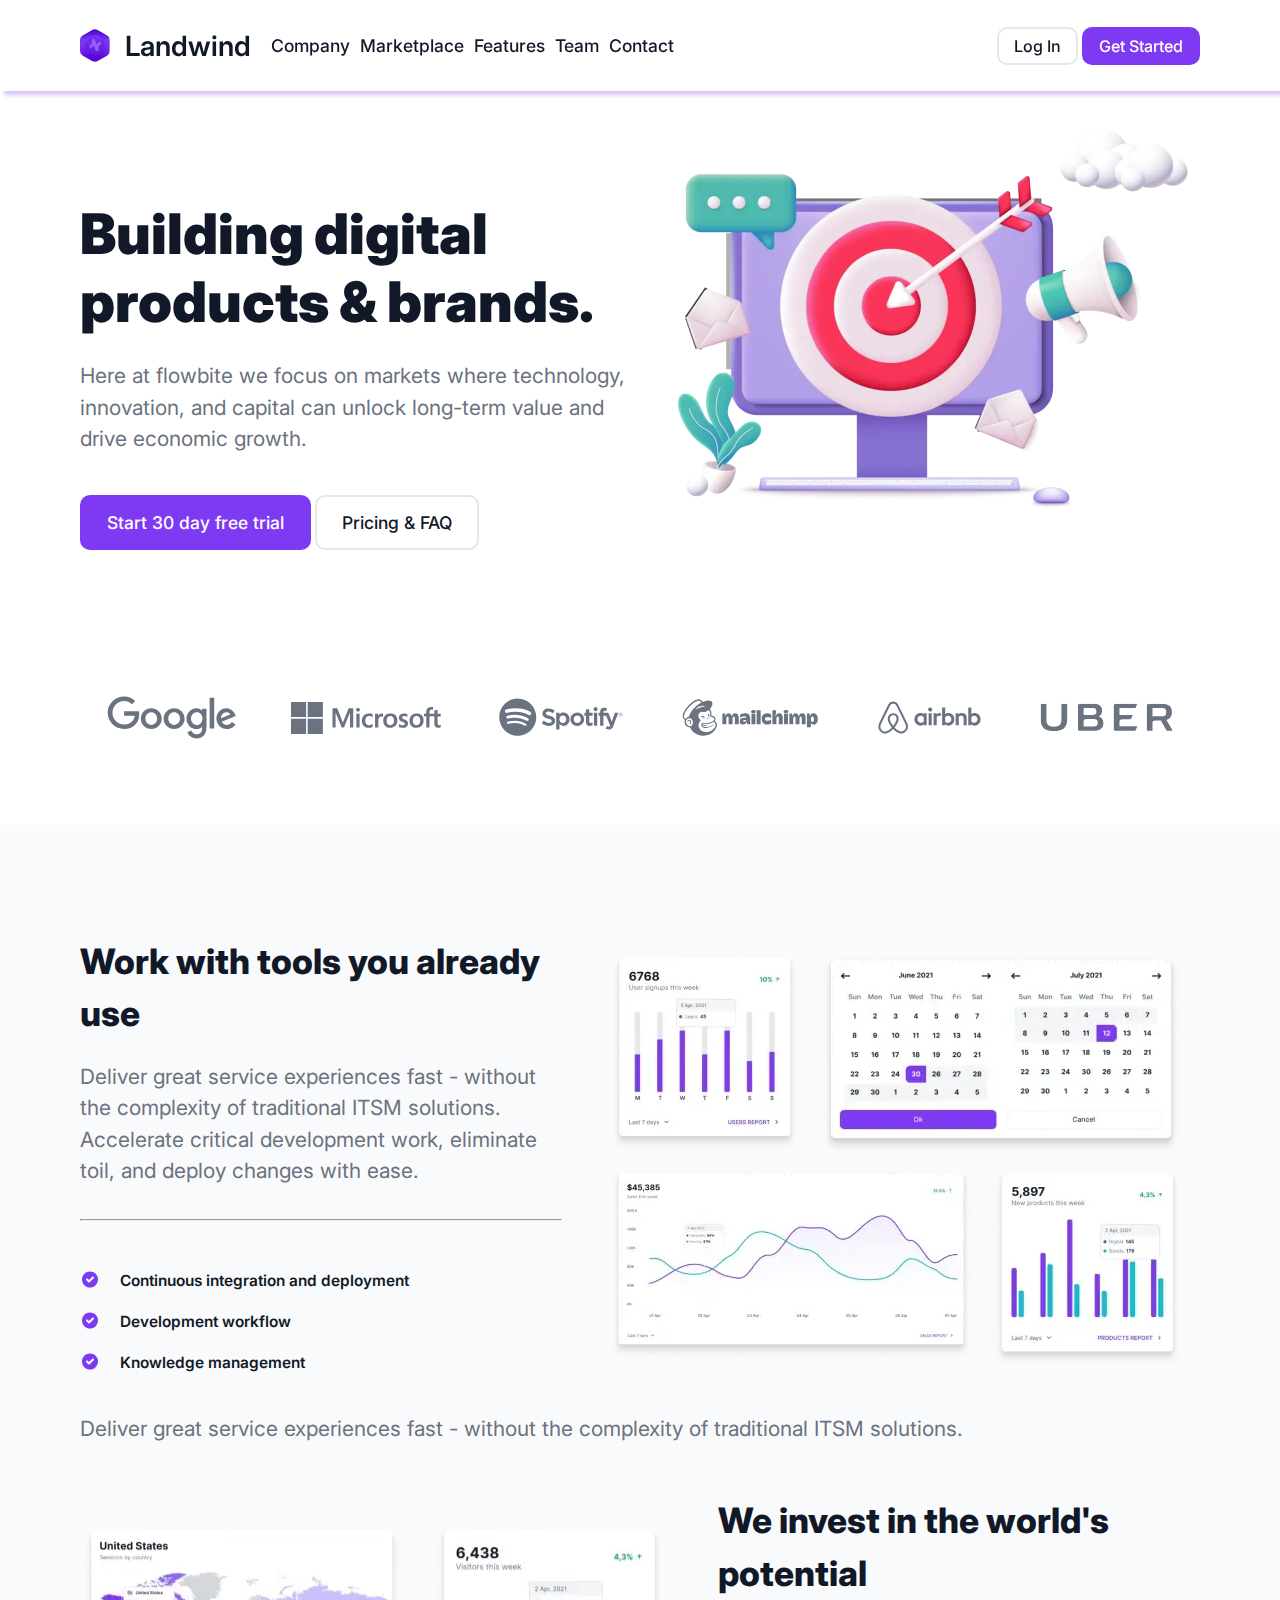
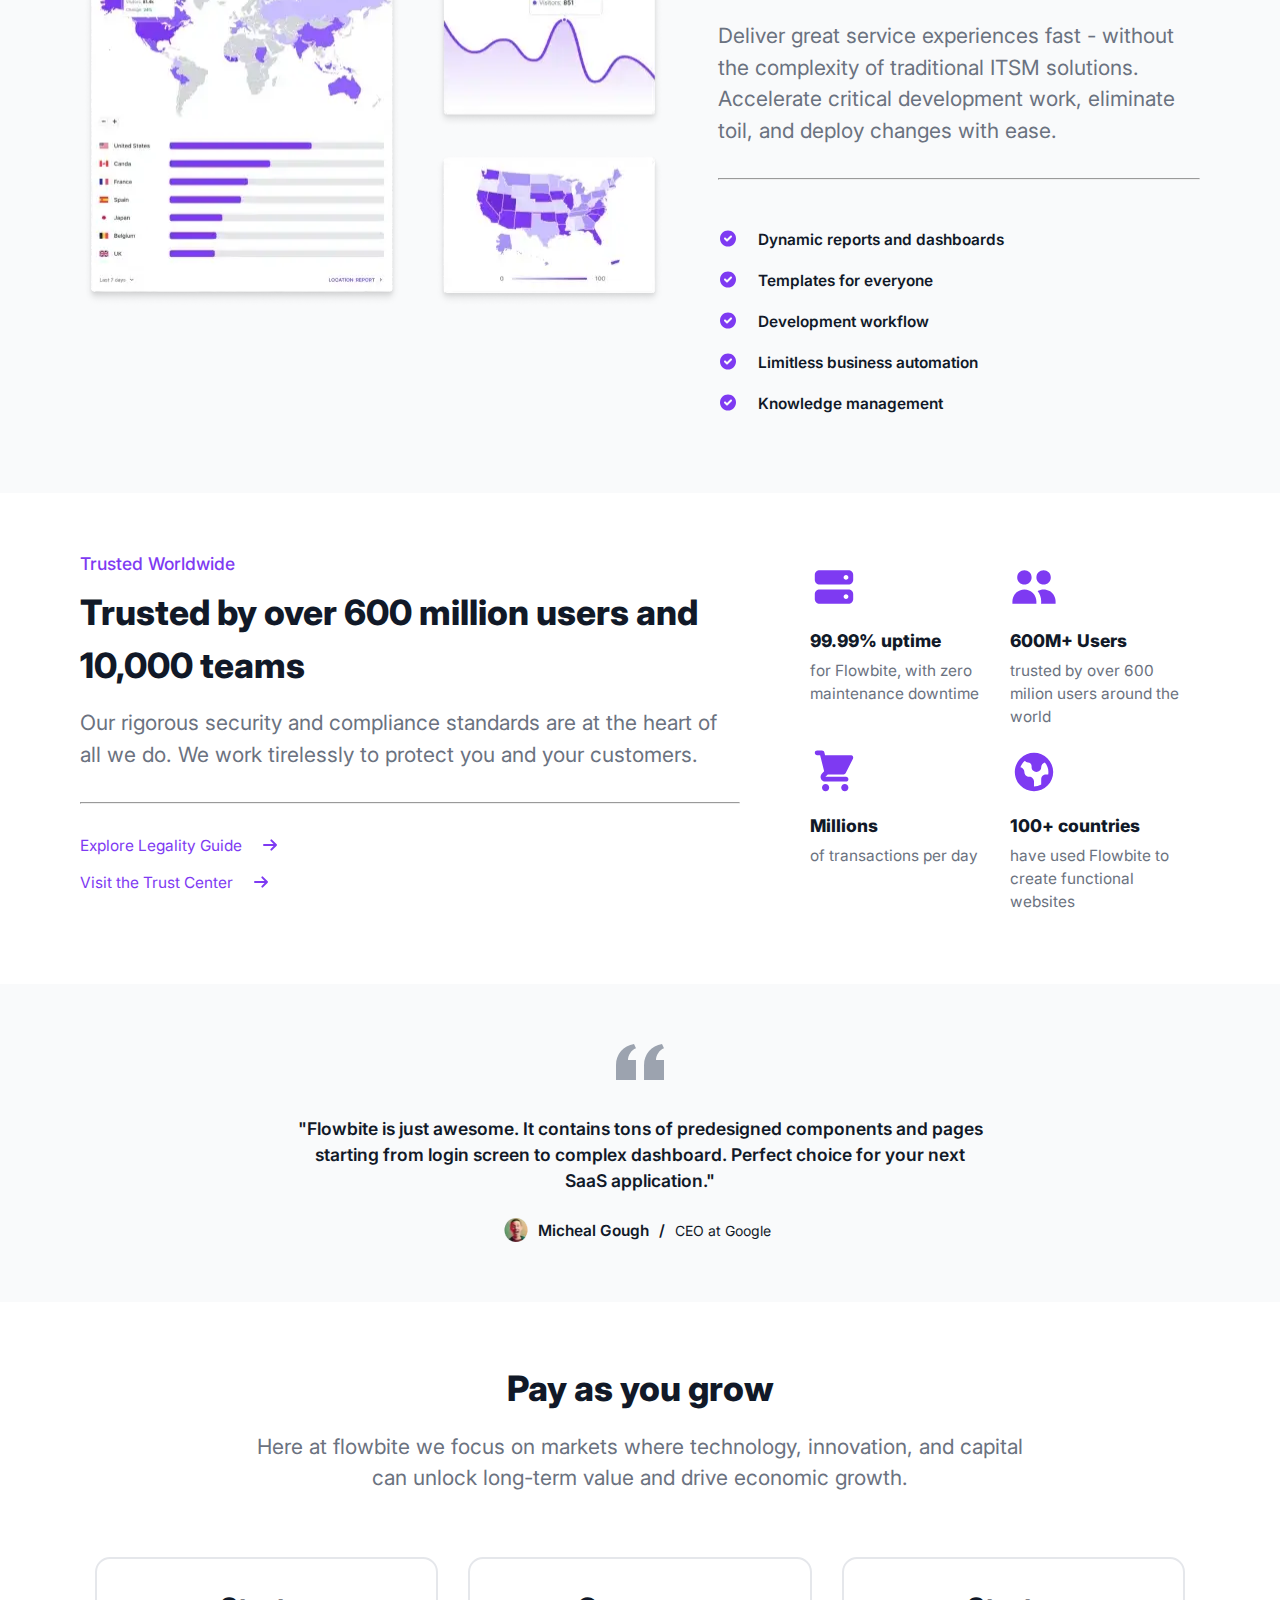
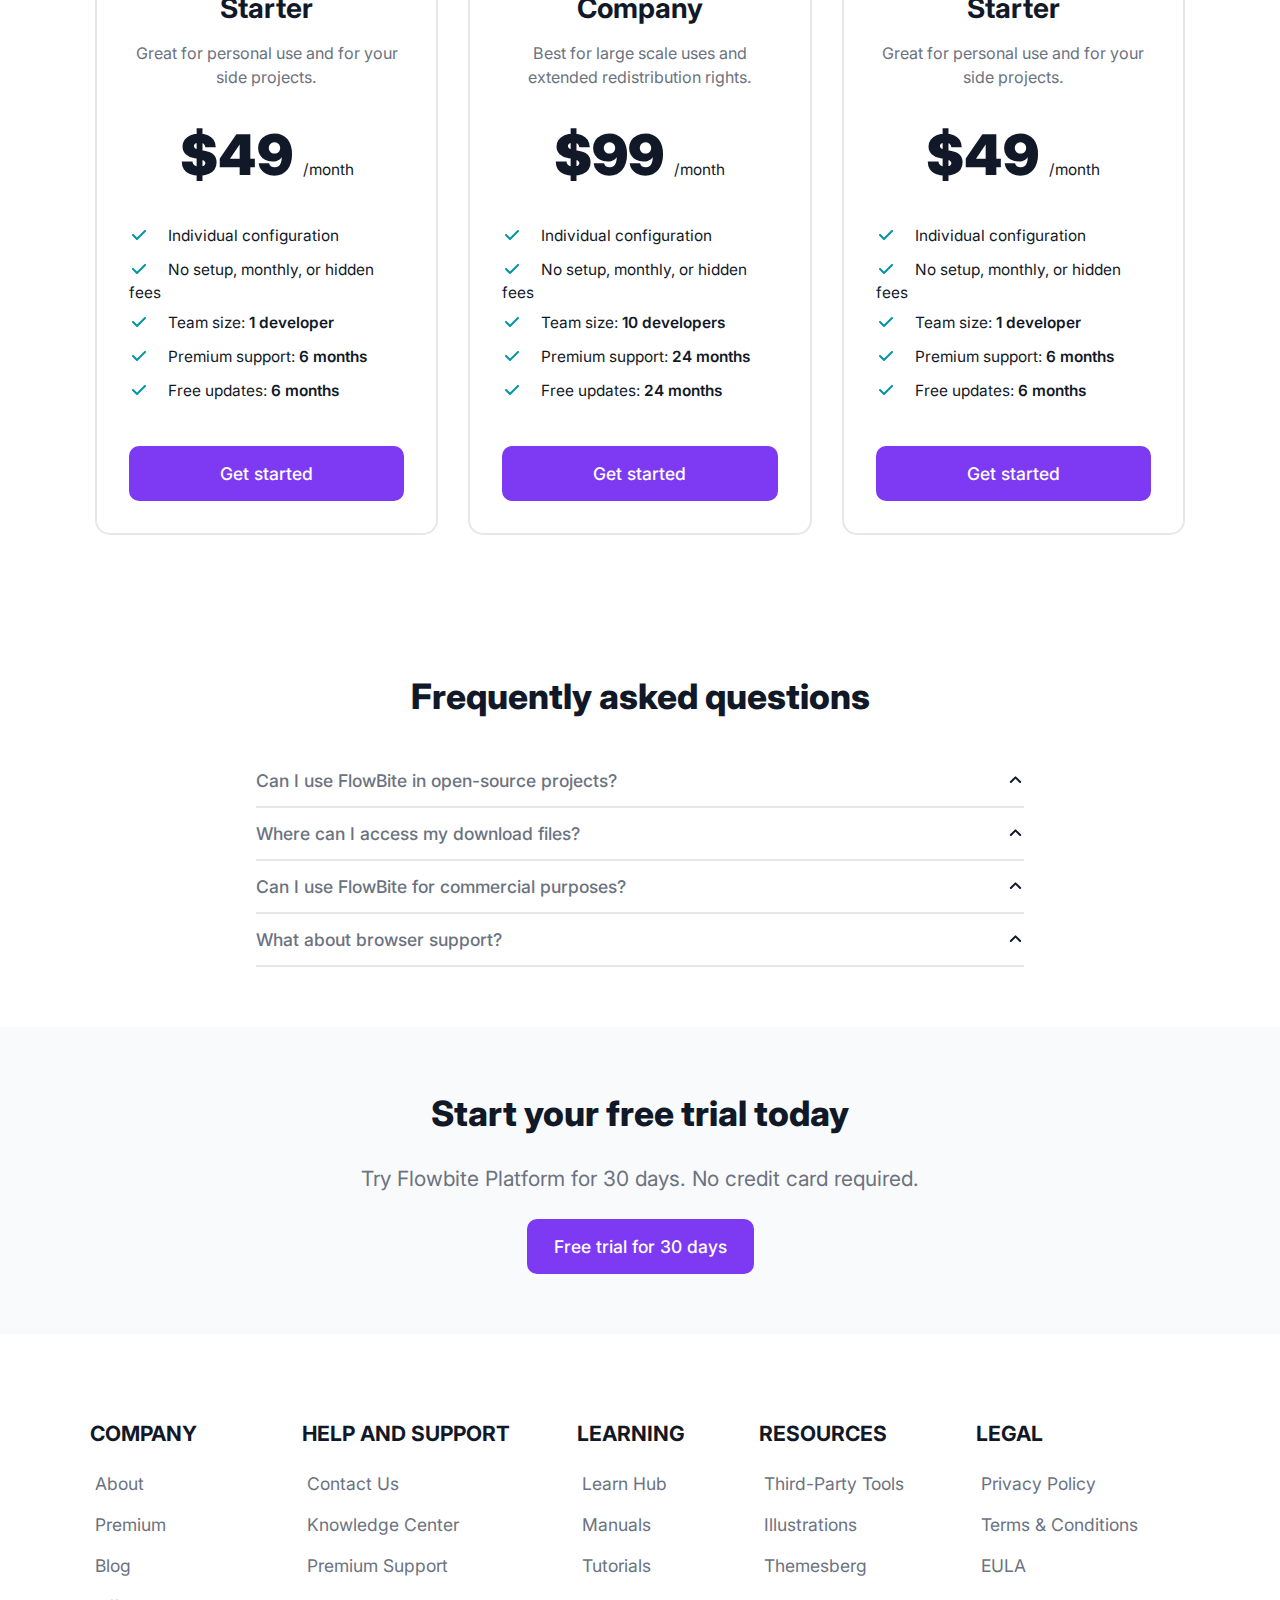
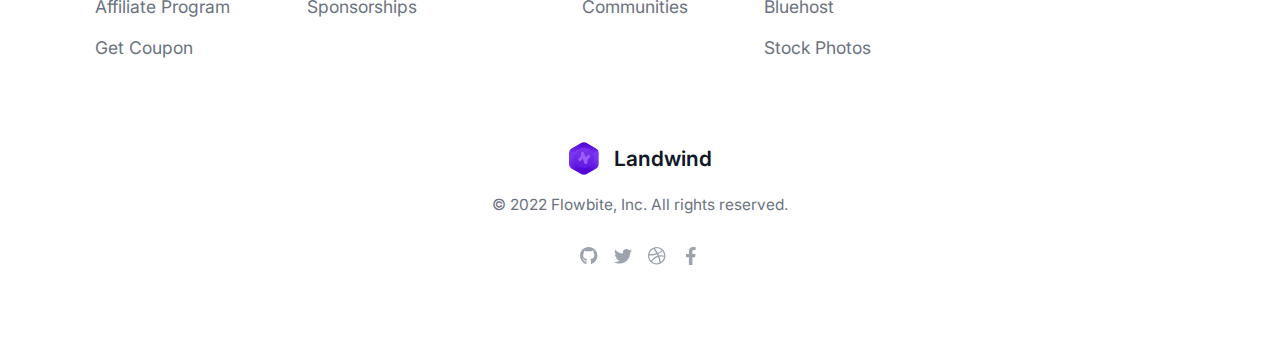
<file: index.html>
<!DOCTYPE html><html lang="en"> <head> <meta charset="UTF-8"> <meta http-equiv="X-UA-Compatible" content="IE=edge"> <meta name="viewport" content="width=device-width, initial-scale=1.0"> <meta name="description" content="Building digital products & brands"> <meta name="author" content="https://github.com/Pro100CaHya"> <link rel="shortcut icon" href="img/logo.svg" type="image/svg"> <link rel="preload" href="img/logo.svg" as="image"> <link rel="preload" href="img/marketing-strategy.webp" as="image"> <link rel="preload" href="img/features/features-1.webp" as="image"> <link rel="preload" href="img/features/features-2.webp" as="image"> <link rel="preload" href="img/check.svg" as="image"> <link rel="preload" href="img/check-circle.svg" as="image"> <link rel="preload" href="img/arrow-right.svg" as="image"> <link rel="preload" href="img/avatar.webp" as="image"> <link rel="preload" href="css/index.min.css" as="style"> <link rel="stylesheet" href="css/index.min.css"> <title>Landwind - Tailwind CSS Landing Page</title> </head> <body> <header class="header"> <div class="content content_padding-y_s"> <div class="flex flex_align_center"> <input id="checkbox-menu" type="checkbox"> <img class="logo" src="img/logo.svg" alt="logo"> <h2 class="header__title"> Landwind </h2> <nav class="header__nav nav"> <ul class="nav__list flex"> <li class="nav__item"> <a href="#" class="nav__link"> Company </a> </li><li class="nav__item"> <a href="#" class="nav__link"> Marketplace </a> </li><li class="nav__item"> <a href="#" class="nav__link"> Features </a> </li><li class="nav__item"> <a href="#" class="nav__link"> Team </a> </li><li class="nav__item"> <a href="#" class="nav__link"> Contact </a> </li></ul> </nav> <div class="header__column"> <button class="header__button button button_style_white button_size_s"> Log In </button> <button class="header__button button button_style_purple button_size_s"> Get Started </button> </div><label class="header__menu-button" for="checkbox-menu"> <span></span> <span></span> <span></span> </label> </div></div></header> <main class="main"> <section class="intro"> <div class="content content_padding-y_m"> <div class="intro__row"> <img class="intro__picture" src="img/marketing-strategy.webp" alt="marketing-strategy"> <div class="intro__info"> <h1 class="intro__title"> Building digital products & brands. </h1> <p class="intro__text text"> Here at flowbite we focus on markets where technology, innovation, and capital can unlock long-term value and drive economic growth. </p><div class="intro__column"> <button class="intro__button button button_style_purple button_size_m"> Start 30 day free trial </button> <button class="intro__button button button_style_white button_size_m"> Pricing & FAQ </button> </div></div></div></div></section> <section class="customers"> <div class="content content_padding-y_m"> <div class="flex flex_justify_between flex_align_center"> <svg class="customers__logo" width="128" height="43" viewBox="0 0 128 43" fill="none" xmlns="http://www.w3.org/2000/svg"> <path d="M16.4352 33.016C21.255 33.016 24.8869 31.4391 27.73 28.4761C30.6568 25.5461 31.5654 21.444 31.5654 18.1255C31.5654 17.095 31.4864 16.1502 31.3284 15.3568H16.4352V19.7815H27.0222C26.7062 22.2704 25.8733 24.0876 24.6143 25.3518C23.0709 26.8893 20.6637 28.5913 16.4352 28.5913C9.9177 28.5913 4.82041 23.337 4.82041 16.8185C4.82041 10.3 9.9177 5.04237 16.4352 5.04237C19.9486 5.04237 22.5208 6.42838 24.4138 8.20616L27.5358 5.08517C24.8869 2.56007 21.3735 0.620972 16.4352 0.620972C7.50518 0.620972 0 7.88682 0 16.8185C0 25.7469 7.50518 33.016 16.4352 33.016ZM43.6181 33.016C49.3827 33.016 54.084 28.5913 54.084 22.5831C54.084 16.542 49.3827 12.1568 43.6181 12.1568C37.8436 12.1568 33.1424 16.542 33.1424 22.5831C33.1424 28.5913 37.8436 33.016 43.6181 33.016ZM43.6181 28.9074C40.4543 28.9074 37.7251 26.3 37.7251 22.5831C37.7251 18.8333 40.4543 16.2687 43.6181 16.2687C46.7753 16.2687 49.5012 18.8333 49.5012 22.5831C49.5012 26.3 46.7753 28.9074 43.6181 28.9074ZM66.4494 33.016C72.2173 33.016 76.9185 28.5913 76.9185 22.5831C76.9185 16.542 72.2173 12.1568 66.4494 12.1568C60.6782 12.1568 55.977 16.542 55.977 22.5831C55.977 28.5913 60.6782 33.016 66.4494 33.016ZM66.4494 28.9074C63.2889 28.9074 60.5597 26.3 60.5597 22.5831C60.5597 18.8333 63.2889 16.2687 66.4494 16.2687C69.6099 16.2687 72.3358 18.8333 72.3358 22.5831C72.3358 26.3 69.6099 28.9074 66.4494 28.9074ZM88.8889 42.379C94.2584 42.379 98.8082 39.2218 98.8082 31.5148V12.7889H94.4593V14.4876H94.3012C93.2708 13.2629 91.2955 12.1568 88.8132 12.1568C83.5951 12.1568 78.8181 16.7395 78.8181 22.6259C78.8181 28.4761 83.5951 33.016 88.8132 33.016C91.2955 33.016 93.2708 31.9099 94.3012 30.6457H94.4593V32.1469C94.4593 36.1403 92.3259 38.2704 88.8889 38.2704C86.0872 38.2704 84.3457 36.2588 83.6313 34.5535L79.6445 36.216C80.7934 38.9848 83.8321 42.379 88.8889 42.379ZM89.2017 28.9074C86.0444 28.9074 83.3942 26.2638 83.3942 22.6259C83.3942 18.9518 86.0444 16.2687 89.2017 16.2687C92.3259 16.2687 94.7753 18.9518 94.7753 22.6259C94.7753 26.2638 92.3259 28.9074 89.2017 28.9074ZM106.548 1.72714H101.965V32.3839H106.548V1.72714ZM119.111 33.016C123.888 33.016 126.657 30.0959 127.802 28.3938L124.244 26.0267C123.062 27.7584 121.442 28.9074 119.111 28.9074C116.78 28.9074 115.118 27.8407 114.054 25.7469L128 19.9757L127.526 18.7938C126.657 16.4629 124.007 12.1568 118.598 12.1568C113.225 12.1568 108.76 16.3872 108.76 22.5831C108.76 28.4333 113.185 33.016 119.111 33.016ZM113.304 22.2704C113.185 18.244 116.425 16.1864 118.756 16.1864C120.573 16.1864 122.114 17.095 122.63 18.3988L113.304 22.2704Z" fill="#6B7280"/> </svg> <svg class="customers__logo" width="151" height="33" viewBox="0 0 151 33" fill="none" xmlns="http://www.w3.org/2000/svg"> <g clip-path="url(#clip0_1_22535)"> <path d="M150.177 15.3727V12.7336H146.9V8.63208L146.79 8.66724L143.714 9.60474H143.655V12.7102H138.799V10.9758C138.799 10.179 138.986 9.55786 139.338 9.14771C139.689 8.73755 140.205 8.53247 140.838 8.53247C141.307 8.53247 141.799 8.64966 142.268 8.8606L142.385 8.90747V6.14067L142.338 6.11724C141.893 5.95903 141.283 5.877 140.533 5.877C139.584 5.877 138.717 6.08794 137.955 6.50278C137.193 6.90122 136.596 7.49888 136.186 8.24888C135.764 8.99888 135.553 9.86607 135.553 10.8153V12.7137H133.279V15.3504H135.564V26.4598H138.834V15.3504H143.694V22.4051C143.694 25.3114 145.06 26.7879 147.772 26.7879C148.217 26.7879 148.686 26.7317 149.155 26.6356C149.641 26.5301 149.975 26.4247 150.163 26.3192L150.209 26.2957V23.6356L150.077 23.7247C149.901 23.8418 149.679 23.9438 149.421 24.0141C149.163 24.0844 148.94 24.1313 148.774 24.1313C148.141 24.1313 147.672 23.9672 147.384 23.6309C147.086 23.2969 146.939 22.7051 146.939 21.8731V15.3809H150.196L150.189 15.3645L150.177 15.3727ZM125.93 24.1383C124.743 24.1383 123.806 23.7434 123.141 22.9665C122.482 22.1872 122.145 21.075 122.145 19.6618C122.145 18.204 122.482 17.0602 123.145 16.268C123.806 15.4805 124.734 15.0797 125.906 15.0797C127.043 15.0797 127.933 15.4618 128.589 16.2165C129.246 16.9758 129.574 18.1079 129.574 19.5821C129.574 21.075 129.269 22.2223 128.66 22.9887C128.05 23.7504 127.136 24.1372 125.941 24.1372L125.93 24.1383ZM126.082 12.4032C123.82 12.4032 122.018 13.0665 120.733 14.3766C119.456 15.6891 118.802 17.5008 118.802 19.7672C118.802 21.9235 119.435 23.652 120.692 24.9118C121.946 26.1774 123.654 26.8336 125.763 26.8336C127.957 26.8336 129.724 26.154 131.004 24.8356C132.293 23.509 132.932 21.7114 132.932 19.5C132.932 17.3133 132.323 15.5672 131.116 14.3204C129.909 13.0618 128.217 12.4266 126.077 12.4266L126.082 12.4032ZM113.514 12.4266C111.968 12.4266 110.697 12.8204 109.718 13.5985C108.743 14.3813 108.241 15.4032 108.241 16.6454C108.241 17.2946 108.351 17.8641 108.564 18.3563C108.775 18.8415 109.104 19.2704 109.542 19.6313C109.975 19.9829 110.643 20.3579 111.534 20.7422C112.284 21.0469 112.835 21.3047 113.191 21.5157C113.543 21.7114 113.791 21.9141 113.918 22.1098C114.058 22.2973 114.129 22.5668 114.129 22.8833C114.129 23.8137 113.439 24.2614 112.019 24.2614C111.489 24.2614 110.887 24.1512 110.229 23.9333C109.564 23.7176 108.948 23.4059 108.392 23.0051L108.252 22.9114V26.052L108.298 26.0754C108.767 26.2864 109.345 26.4739 110.033 26.6145C110.718 26.7668 111.345 26.8372 111.884 26.8372C113.56 26.8372 114.908 26.4387 115.892 25.6606C116.877 24.8731 117.38 23.8208 117.38 22.5387C117.38 21.6129 117.111 20.8161 116.578 20.1774C116.05 19.5375 115.136 18.954 113.855 18.4383C112.844 18.0282 112.191 17.6883 111.91 17.4305C111.652 17.1774 111.532 16.8211 111.532 16.3711C111.532 15.9727 111.696 15.6516 112.03 15.3938C112.365 15.1301 112.834 14.9989 113.42 14.9989C113.964 14.9989 114.521 15.0809 115.084 15.2508C115.634 15.4243 116.121 15.6493 116.525 15.9258L116.662 16.0196V13.0196L116.615 12.9961C116.234 12.8321 115.74 12.695 115.139 12.586C114.541 12.4723 113.998 12.4219 113.527 12.4219L113.514 12.4266ZM99.6992 24.1524C98.5156 24.1524 97.5781 23.761 96.9219 22.9805C96.2539 22.2071 95.9199 21.0938 95.9199 19.6758C95.9199 18.2227 96.2551 17.0743 96.9207 16.2856C97.577 15.4981 98.5074 15.0973 99.6746 15.0973C100.811 15.0973 101.714 15.4793 102.364 16.234C103.011 16.9958 103.348 18.1278 103.348 19.602C103.348 21.0926 103.032 22.2387 102.423 23.0063C101.825 23.768 100.911 24.1547 99.7039 24.1547L99.6992 24.1524ZM99.868 12.4243C97.5945 12.4243 95.7898 13.0852 94.5125 14.3954C93.227 15.7079 92.5789 17.5184 92.5789 19.786C92.5789 21.9422 93.2117 23.6696 94.4574 24.9305C95.7137 26.1961 97.4176 26.8524 99.5258 26.8524C101.729 26.8524 103.487 26.1727 104.776 24.8485C106.058 23.5196 106.709 21.7219 106.709 19.5106C106.709 17.3227 106.1 15.5766 104.905 14.3309C103.698 13.0711 102.003 12.436 99.8656 12.436L99.868 12.4243ZM87.6336 15.1407V12.75H84.3992V26.4961H87.6336V19.4649C87.6336 18.2696 87.9031 17.2852 88.4387 16.5411C88.966 15.8004 89.6691 15.4395 90.5246 15.4395C90.8176 15.4395 91.1457 15.4864 91.5066 15.5801C91.8582 15.6739 92.1113 15.7676 92.2566 15.8848L92.3973 15.9786V12.7208L92.3457 12.6973C92.041 12.5614 91.6191 12.4958 91.0801 12.4958C90.2715 12.4958 89.5449 12.7583 88.9215 13.2692C88.3707 13.7239 87.9758 14.3426 87.6734 15.1161H87.6148L87.6441 15.1395L87.6336 15.1407ZM78.5867 12.4219C77.0984 12.4219 75.7742 12.7325 74.6492 13.3594C73.5148 13.9922 72.6453 14.8829 72.0477 16.0313C71.4617 17.168 71.157 18.4981 71.157 19.9805C71.157 21.2813 71.4523 22.4696 72.0242 23.5219C72.6031 24.5766 73.4188 25.3969 74.45 25.9711C75.4742 26.5372 76.6648 26.8266 77.982 26.8266C79.5195 26.8266 80.8297 26.5219 81.8844 25.9125L81.9313 25.8891V22.9219L81.7906 23.0192C81.3137 23.3708 80.7828 23.6461 80.2086 23.8454C79.6367 24.0446 79.1164 24.1454 78.6617 24.1454C77.3891 24.1454 76.3719 23.7469 75.6312 22.9676C74.8812 22.1707 74.5063 21.0692 74.5063 19.6864C74.5063 18.2801 74.9047 17.1551 75.6734 16.3348C76.4469 15.4911 77.4641 15.0692 78.7086 15.0692C79.7633 15.0692 80.8027 15.4325 81.7824 16.1356L81.923 16.2293V13.1122L81.8844 13.0887C81.5152 12.8778 81.0137 12.7137 80.3844 12.5801C79.768 12.4512 79.1609 12.3879 78.582 12.3879L78.5867 12.4219ZM68.9375 12.7161H65.7078V26.4739H68.9422V12.7161H68.9375ZM67.3438 6.86841C66.8117 6.86841 66.3477 7.04888 65.9656 7.40747C65.5836 7.76841 65.3891 8.22075 65.3891 8.75513C65.3891 9.28247 65.5848 9.72778 65.9633 10.0793C66.3383 10.4309 66.807 10.6043 67.3461 10.6043C67.8852 10.6043 68.3539 10.4286 68.7348 10.077C69.1191 9.72544 69.3137 9.28013 69.3137 8.75278C69.3137 8.23716 69.1262 7.79185 68.7512 7.41685C68.3762 7.06528 67.9074 6.87778 67.3449 6.87778L67.3438 6.86841ZM59.2707 11.7176V26.4832H62.5754V7.31255H58.0051L52.2125 21.5602L46.5758 7.3102H41.825V26.4961H44.9305V11.7364H45.0359L50.9891 26.4997H53.327L59.1863 11.7375H59.2977L59.2801 11.7305L59.2707 11.7176ZM17.0012 17.6825H32.2121V32.9063H16.9777L16.9988 17.693L17.0012 17.6825ZM0.2 17.6918H15.4086V32.9063H0.195312L0.2 17.693V17.6918ZM17.0023 0.890674H32.2133V16.1016H16.993L17.0023 0.885986V0.890674ZM0.2 0.88833H15.4086V16.1016H0.195312L0.2 0.885986V0.88833Z" fill="#6B7280"/> </g> <defs> <clipPath id="clip0_1_22535"> <rect width="150" height="32.8125" fill="white" transform="translate(0.200012 0.09375)"/> </clipPath> </defs> </svg> <svg class="customers__logo" width="129" height="41" viewBox="0 0 129 41" fill="none" xmlns="http://www.w3.org/2000/svg"> <path d="M51.9488 18.6535C55.8435 19.6003 57.4313 21.0704 57.4313 23.7284C57.4313 26.8733 55.0285 28.9056 51.3096 28.9056C48.681 28.9056 46.2441 27.9718 44.2635 26.2035C44.2229 26.1672 44.198 26.1165 44.1942 26.0621C44.1905 26.0077 44.2082 25.954 44.2435 25.9125L45.9936 23.8307C46.0115 23.8095 46.0334 23.792 46.0581 23.7792C46.0828 23.7665 46.1097 23.7588 46.1374 23.7566C46.1651 23.7544 46.193 23.7578 46.2194 23.7665C46.2458 23.7752 46.2702 23.789 46.2912 23.8072C47.9936 25.2809 49.5155 25.9089 51.3808 25.9089C53.0608 25.9089 54.1046 25.1815 54.1046 24.0124C54.1046 22.9569 53.5883 22.3671 50.5293 21.6626C46.9362 20.7934 44.8563 19.6691 44.8563 16.4906C44.8563 13.5269 47.2673 11.4569 50.718 11.4569C53.0644 11.4569 55.0737 12.152 56.8573 13.5827C56.9432 13.6521 56.9608 13.7768 56.8967 13.8673L55.3354 16.0667C55.3191 16.0893 55.2985 16.1084 55.2747 16.123C55.251 16.1376 55.2246 16.1474 55.197 16.1518C55.1695 16.1561 55.1413 16.155 55.1142 16.1485C55.0871 16.142 55.0616 16.1301 55.039 16.1137C53.5407 14.9964 52.1117 14.4542 50.6698 14.4542C49.1832 14.4542 48.1835 15.1687 48.1835 16.2301C48.1835 17.3533 48.7539 17.8885 51.9494 18.6517L51.9488 18.6535ZM65.8445 15.5015C64.2333 15.5015 62.9113 16.1366 61.8205 17.4362V15.972C61.8205 15.9165 61.7984 15.8632 61.7592 15.824C61.7199 15.7847 61.6667 15.7626 61.6111 15.7626H58.7497C58.6941 15.7626 58.6409 15.7847 58.6016 15.824C58.5624 15.8632 58.5403 15.9165 58.5403 15.972V32.2434C58.5403 32.3581 58.6344 32.4522 58.7497 32.4522H61.6117C61.7276 32.4522 61.8217 32.3581 61.8217 32.2429V27.1062C62.9119 28.3294 64.2345 28.928 65.8463 28.928C68.8424 28.928 71.8739 26.6228 71.8739 22.2148C71.8739 17.8067 68.8407 15.5015 65.8445 15.5015ZM68.5437 22.2154C68.5437 24.4594 67.1618 26.0259 65.1824 26.0259C63.2242 26.0259 61.7482 24.3882 61.7482 22.2154C61.7482 20.0425 63.2242 18.4048 65.1824 18.4048C67.13 18.4048 68.5443 20.0072 68.5443 22.2154H68.5437ZM79.6444 15.5015C75.7868 15.5015 72.7654 18.4712 72.7654 22.2642C72.7654 26.0148 75.7656 28.9533 79.5962 28.9533C83.4674 28.9533 86.4982 25.993 86.4982 22.2154C86.4982 18.4506 83.4873 15.501 79.6438 15.501L79.6444 15.5015ZM79.6438 26.0489C77.5915 26.0489 76.0449 24.4006 76.0449 22.2148C76.0449 20.0201 77.5386 18.4277 79.5968 18.4277C81.6609 18.4277 83.2192 20.076 83.2192 22.263C83.2192 24.4564 81.715 26.0483 79.6438 26.0483V26.0489ZM94.7356 15.7626C94.8515 15.7626 94.945 15.8567 94.945 15.972V18.4318C94.9451 18.4593 94.9397 18.4865 94.9293 18.5119C94.9188 18.5373 94.9035 18.5604 94.8841 18.5798C94.8647 18.5993 94.8416 18.6147 94.8163 18.6252C94.7909 18.6357 94.7637 18.6412 94.7362 18.6412H91.5872V24.5576C91.5872 25.4926 91.9977 25.9089 92.9162 25.9089C93.5007 25.9121 94.0771 25.7728 94.5957 25.5032C94.6278 25.4873 94.6633 25.4798 94.6991 25.4815C94.7348 25.4832 94.7696 25.4939 94.8 25.5128C94.8304 25.5316 94.8555 25.5579 94.873 25.5891C94.8904 25.6204 94.8996 25.6556 94.8997 25.6913V28.033C94.8997 28.1077 94.8586 28.1782 94.7939 28.2153C93.9912 28.6698 93.1397 28.8815 92.1123 28.8815C89.5878 28.8815 88.3076 27.5778 88.3076 25.0051V18.6418H86.9316C86.9042 18.6417 86.877 18.6362 86.8517 18.6256C86.8264 18.6151 86.8035 18.5996 86.7841 18.5802C86.7648 18.5607 86.7495 18.5377 86.7391 18.5123C86.7287 18.487 86.7233 18.4598 86.7234 18.4324V15.972C86.7234 15.8567 86.8163 15.7626 86.9316 15.7626H88.3076V12.5424C88.3076 12.4272 88.4017 12.3331 88.5182 12.3331H91.3796C91.4955 12.3331 91.589 12.4272 91.589 12.5424V15.7626H94.738H94.7356ZM110.598 15.775C110.685 15.775 110.763 15.8279 110.794 15.9102L114.137 24.6334L117.189 15.9149C117.204 15.8738 117.23 15.8381 117.266 15.8128C117.301 15.7876 117.344 15.7739 117.387 15.7738H120.367C120.401 15.7738 120.435 15.7821 120.465 15.7981C120.495 15.8141 120.521 15.8372 120.54 15.8655C120.559 15.8937 120.571 15.9263 120.575 15.9602C120.579 15.9942 120.574 16.0285 120.561 16.0602L115.596 28.8915C114.567 31.5395 113.398 32.5239 111.285 32.5239C110.155 32.5239 109.241 32.2899 108.227 31.7418C108.181 31.7167 108.146 31.6746 108.129 31.6243C108.112 31.574 108.116 31.5193 108.138 31.4713L109.108 29.3426C109.12 29.3163 109.137 29.2928 109.158 29.2734C109.18 29.254 109.205 29.2391 109.232 29.2297C109.259 29.2209 109.288 29.2178 109.317 29.2205C109.346 29.2232 109.374 29.2317 109.399 29.2455C109.942 29.5425 110.473 29.6925 110.978 29.6925C111.601 29.6925 112.058 29.4878 112.523 28.4564L108.43 18.6418H105.757V28.4593C105.757 28.5752 105.663 28.6693 105.548 28.6693H102.686C102.658 28.6693 102.631 28.6638 102.605 28.6533C102.58 28.6427 102.557 28.6272 102.537 28.6077C102.518 28.5882 102.502 28.5651 102.492 28.5396C102.481 28.5141 102.476 28.4869 102.476 28.4593V18.6418H101.101C101.046 18.6413 100.993 18.619 100.953 18.5798C100.914 18.5405 100.892 18.4874 100.891 18.4318V15.9602C100.891 15.8444 100.985 15.7503 101.101 15.7503H102.476V15.1446C102.476 12.3302 103.873 10.8412 106.517 10.8412C107.603 10.8412 108.328 11.0147 108.895 11.1823C108.985 11.2099 109.044 11.2917 109.044 11.3834V13.7944C109.045 13.8278 109.037 13.8607 109.022 13.8905C109.007 13.9203 108.985 13.9461 108.958 13.9657C108.931 13.9853 108.9 13.9981 108.867 14.0031C108.834 14.0081 108.801 14.0051 108.769 13.9944C108.232 13.8156 107.753 13.6968 107.157 13.6968C106.157 13.6968 105.71 14.2161 105.71 15.3798V15.775H110.598H110.598ZM99.3478 15.7626C99.463 15.7626 99.5571 15.8567 99.5571 15.972V28.4587C99.5571 28.574 99.463 28.6681 99.3472 28.6681H96.4851C96.4295 28.6681 96.3762 28.646 96.3369 28.6068C96.2975 28.5676 96.2753 28.5143 96.2752 28.4587V15.972C96.2752 15.8567 96.3693 15.7626 96.4845 15.7626H99.3466H99.3478ZM97.9311 10.0773C98.4754 10.0773 98.9975 10.2936 99.3823 10.6784C99.7672 11.0633 99.9834 11.5853 99.9834 12.1296C99.9834 12.6739 99.7672 13.196 99.3823 13.5808C98.9975 13.9657 98.4754 14.1819 97.9311 14.1819C97.3868 14.1819 96.8648 13.9657 96.4799 13.5808C96.0951 13.196 95.8788 12.6739 95.8788 12.1296C95.8788 11.5853 96.0951 11.0633 96.4799 10.6784C96.8648 10.2936 97.3868 10.0773 97.9311 10.0773ZM123.005 19.7767C122.74 19.7777 122.477 19.7263 122.233 19.6254C121.988 19.5246 121.765 19.3763 121.578 19.189C121.391 19.0018 121.243 18.7794 121.142 18.5346C121.041 18.2897 120.989 18.0274 120.991 17.7626C120.991 17.4968 121.043 17.2335 121.145 16.9879C121.246 16.7423 121.396 16.5191 121.584 16.3312C121.772 16.1432 121.995 15.9941 122.24 15.8924C122.486 15.7907 122.749 15.7384 123.015 15.7385C123.28 15.7374 123.542 15.7886 123.787 15.8893C124.032 15.9901 124.254 16.1383 124.442 16.3254C124.629 16.5126 124.777 16.7349 124.878 16.9797C124.979 17.2244 125.03 17.4867 125.029 17.7514C125.029 18.0174 124.977 18.2808 124.875 18.5265C124.774 18.7723 124.625 18.9956 124.436 19.1837C124.248 19.3718 124.025 19.521 123.78 19.6229C123.534 19.7247 123.271 19.7772 123.005 19.7773V19.7767ZM123.015 15.9391C121.984 15.9391 121.203 16.7594 121.203 17.7632C121.203 18.767 121.978 19.5762 123.005 19.5762C124.036 19.5762 124.818 18.7564 124.818 17.752C124.818 16.7482 124.041 15.9391 123.015 15.9391ZM123.462 17.959L124.031 18.7564H123.551L123.039 18.0249H122.598V18.7564H122.195V16.6424H123.139C123.629 16.6424 123.953 16.8941 123.953 17.3169C123.953 17.6638 123.753 17.8755 123.462 17.9578L123.462 17.959ZM123.12 17.0052H122.597V17.6732H123.12C123.383 17.6732 123.538 17.545 123.538 17.338C123.538 17.1205 123.383 17.0046 123.12 17.0046V17.0052ZM20.0957 1.56348C9.87178 1.56348 1.58374 9.96677 1.58374 20.1913C1.58315 29.7983 8.89972 37.5536 18.2651 38.7297H21.9263C31.2917 37.5536 38.6082 29.7983 38.6082 20.1907C38.6082 9.96677 30.3196 1.56348 20.0963 1.56348H20.0957ZM28.5854 28.2647C28.5066 28.3942 28.4029 28.5069 28.2805 28.5962C28.158 28.6856 28.0191 28.75 27.8717 28.7856C27.7243 28.8212 27.5714 28.8274 27.4216 28.8038C27.2718 28.7802 27.1281 28.7273 26.9989 28.6481C22.6514 25.9913 17.1801 25.3914 10.7362 26.8633C10.5886 26.8973 10.4357 26.9018 10.2863 26.8766C10.1369 26.8514 9.99389 26.797 9.86554 26.7165C9.73718 26.636 9.62597 26.5309 9.53824 26.4074C9.45051 26.2839 9.38801 26.1443 9.35429 25.9965C9.32036 25.8488 9.31591 25.6958 9.34118 25.5464C9.36646 25.3969 9.42097 25.2539 9.5016 25.1255C9.58222 24.9972 9.68738 24.886 9.81104 24.7983C9.9347 24.7106 10.0744 24.6482 10.2223 24.6146C17.2742 23.0033 23.3229 23.6973 28.2026 26.6787C28.4635 26.8386 28.6503 27.0954 28.7219 27.3929C28.7936 27.6904 28.7443 28.0041 28.5848 28.2653L28.5854 28.2647ZM30.8506 23.2239C30.6503 23.5499 30.3288 23.7831 29.9566 23.8722C29.5845 23.9613 29.1922 23.899 28.8659 23.699C23.891 20.6411 16.3051 19.7549 10.4187 21.542C10.0523 21.6526 9.65708 21.6135 9.31949 21.4333C8.98191 21.2531 8.72947 20.9465 8.61746 20.5806C8.38812 19.8161 8.8174 19.0122 9.5801 18.7811C16.3045 16.7406 24.6625 17.7285 30.3766 21.2392C30.7026 21.4396 30.9357 21.7612 31.0247 22.1333C31.1137 22.5055 31.0513 22.8977 30.8512 23.2239H30.8506ZM31.0458 17.9749C25.0783 14.4313 15.2354 14.1055 9.53894 15.8344C9.09944 15.9676 8.62503 15.9207 8.22008 15.7041C7.81512 15.4875 7.51279 15.1189 7.3796 14.6794C7.24641 14.2399 7.29327 13.7655 7.50986 13.3606C7.72645 12.9556 8.09504 12.6533 8.53454 12.5201C15.0737 10.5354 25.9445 10.9188 32.8141 14.9958C33.0097 15.1118 33.1806 15.2652 33.3169 15.4472C33.4532 15.6293 33.5523 15.8364 33.6086 16.0567C33.6648 16.2771 33.6771 16.5063 33.6447 16.7314C33.6123 16.9565 33.5359 17.1731 33.4198 17.3686C33.3039 17.5644 33.1505 17.7353 32.9684 17.8717C32.7863 18.0081 32.5792 18.1073 32.3587 18.1636C32.1383 18.2198 31.9089 18.2321 31.6837 18.1996C31.4586 18.1671 31.242 18.0906 31.0464 17.9743L31.0458 17.9749Z" fill="#6B7280"/> </svg> <svg class="customers__logo" width="137" height="39" viewBox="0 0 137 39" fill="none" xmlns="http://www.w3.org/2000/svg"> <g clip-path="url(#clip0_1_22539)"> <path d="M53.4402 15.2218C51.7058 15.2218 50.8477 16.5867 50.454 17.4671C50.2341 17.9588 50.1725 18.3474 49.9941 18.3474C49.7428 18.3474 49.9228 18.0096 49.7171 17.2604C49.4465 16.2747 48.6307 15.2218 46.8974 15.2218C45.0751 15.2218 44.295 16.7614 43.925 17.6074C43.672 18.1858 43.6717 18.3474 43.4771 18.3474C43.1952 18.3474 43.4288 17.888 43.5555 17.3479C43.8054 16.2845 43.6155 15.4718 43.6155 15.4718H40.7268V26.3339H44.6697C44.6697 26.3339 44.6697 21.7944 44.6697 20.9296C44.6697 19.8636 45.1156 18.511 45.8799 18.511C46.7631 18.511 46.9398 19.1892 46.9398 20.4451C46.9398 21.5837 46.9398 26.3363 46.9398 26.3363H50.8986C50.8986 26.3363 50.8986 21.7692 50.8986 20.9296C50.8986 19.9808 51.2858 18.511 52.1146 18.511C53.01 18.511 53.1686 19.4638 53.1686 20.4451C53.1686 21.4264 53.1686 26.3339 53.1686 26.3339H57.0561C57.0561 26.3339 57.0561 22.0301 57.0561 19.9464C57.0561 17.1117 56.0569 15.2218 53.4402 15.2218Z" fill="#6B7280"/> <path d="M120.365 15.2218C118.631 15.2218 117.773 16.5867 117.379 17.4671C117.159 17.9588 117.098 18.3474 116.919 18.3474C116.668 18.3474 116.836 17.9183 116.642 17.2604C116.353 16.2799 115.634 15.2218 113.822 15.2218C112 15.2218 111.22 16.7614 110.85 17.6074C110.597 18.1858 110.597 18.3474 110.402 18.3474C110.12 18.3474 110.354 17.888 110.481 17.3479C110.73 16.2845 110.541 15.4718 110.541 15.4718H107.652V26.3339H111.595C111.595 26.3339 111.595 21.7944 111.595 20.9296C111.595 19.8636 112.041 18.511 112.805 18.511C113.688 18.511 113.865 19.1892 113.865 20.4451C113.865 21.5837 113.865 26.3363 113.865 26.3363H117.823C117.823 26.3363 117.823 21.7692 117.823 20.9296C117.823 19.9808 118.211 18.511 119.04 18.511C119.935 18.511 120.094 19.4638 120.094 20.4451C120.094 21.4264 120.094 26.3339 120.094 26.3339H123.981C123.981 26.3339 123.981 22.0301 123.981 19.9464C123.981 17.1117 122.982 15.2218 120.365 15.2218Z" fill="#6B7280"/> <path d="M62.8287 23.7952C61.8858 24.0129 61.3971 23.7225 61.3971 23.0976C61.3971 22.2415 62.2825 21.8986 63.5465 21.8986C64.1036 21.8986 64.6275 21.9468 64.6275 21.9468C64.6275 22.3133 63.8321 23.5637 62.8287 23.7952ZM63.7886 15.2241C60.7683 15.2241 58.6011 16.3346 58.6011 16.3346V19.5986C58.6011 19.5986 60.9944 18.2225 62.9359 18.2225C64.4856 18.2225 64.676 19.0583 64.6054 19.752C64.6054 19.752 64.1586 19.6337 62.7946 19.6337C59.581 19.6337 57.9587 21.0943 57.9587 23.4363C57.9587 25.6578 59.782 26.5864 61.318 26.5864C63.5595 26.5864 64.5448 25.0802 64.8476 24.3655C65.0578 23.8698 65.096 23.5356 65.2848 23.5356C65.4998 23.5356 65.4275 23.7753 65.4171 24.2687C65.3988 25.1328 65.4395 25.786 65.5765 26.3363H68.5483V20.9906C68.5483 17.6531 67.3675 15.2241 63.7886 15.2241Z" fill="#6B7280"/> <path d="M75.0432 26.3363H78.9862V12.1836H75.0432V26.3363Z" fill="#6B7280"/> <path d="M83.3262 20.9052C83.3262 19.9285 84.2335 19.0399 85.8993 19.0399C87.7143 19.0399 89.1741 19.9138 89.5016 20.1123V16.3346C89.5016 16.3346 88.3483 15.2241 85.5136 15.2241C82.5254 15.2241 80.037 16.9727 80.037 20.7361C80.037 24.4996 82.2953 26.5864 85.5056 26.5864C88.0131 26.5864 89.5079 25.2086 89.5079 25.2086V21.6204C89.035 21.8851 87.7173 22.7995 85.9174 22.7995C84.0115 22.7995 83.3262 21.9228 83.3262 20.9052Z" fill="#6B7280"/> <path d="M97.4888 15.2241C95.2063 15.2241 94.3381 17.3872 94.1628 17.7628C93.9874 18.1383 93.9008 18.3544 93.7572 18.3498C93.5081 18.3416 93.6818 17.8887 93.7789 17.5954C93.9625 17.0414 94.3515 15.5876 94.3515 13.8009C94.3515 12.5891 94.1876 12.1835 94.1876 12.1835H90.7838V26.3363H94.7268C94.7268 26.3363 94.7268 21.8122 94.7268 20.9321C94.7268 20.0516 95.0781 18.5133 96.0714 18.5133C96.8942 18.5133 97.1517 19.123 97.1517 20.3506C97.1517 21.578 97.1517 26.3363 97.1517 26.3363H101.095C101.095 26.3363 101.095 23.0258 101.095 20.5868C101.095 17.7986 100.633 15.2241 97.4888 15.2241Z" fill="#6B7280"/> <path d="M102.376 15.4867V26.3363H106.319V15.4867C106.319 15.4867 105.657 15.8743 104.352 15.8743C103.047 15.8743 102.376 15.4867 102.376 15.4867Z" fill="#6B7280"/> <path d="M104.336 12.0736C103.003 12.0736 101.922 12.7789 101.922 13.649C101.922 14.5189 103.003 15.2242 104.336 15.2242C105.669 15.2242 106.75 14.5189 106.75 13.649C106.75 12.7789 105.669 12.0736 104.336 12.0736Z" fill="#6B7280"/> <path d="M69.8243 15.4867V26.3363H73.7672V15.4867C73.7672 15.4867 73.1045 15.8743 71.7998 15.8743C70.4952 15.8743 69.8243 15.4867 69.8243 15.4867Z" fill="#6B7280"/> <path d="M71.784 12.0736C70.4512 12.0736 69.3705 12.7789 69.3705 13.649C69.3705 14.5189 70.4512 15.2242 71.784 15.2242C73.1171 15.2242 74.1977 14.5189 74.1977 13.649C74.1977 12.7789 73.1171 12.0736 71.784 12.0736Z" fill="#6B7280"/> <path d="M130.733 24.0021C129.828 24.0021 129.163 22.8553 129.163 21.2575C129.163 19.7057 129.846 18.5134 130.702 18.5134C131.799 18.5134 132.267 19.5196 132.267 21.2575C132.267 23.0653 131.835 24.0021 130.733 24.0021ZM131.815 15.2218C129.788 15.2218 128.859 16.7417 128.455 17.6074C128.189 18.1796 128.202 18.3474 128.007 18.3474C127.726 18.3474 127.959 17.888 128.086 17.3479C128.336 16.2845 128.146 15.4718 128.146 15.4718H125.257V29.3338H129.2C129.2 29.3338 129.2 27.0655 129.2 24.9389C129.667 25.7304 130.531 26.5761 131.863 26.5761C134.715 26.5761 136.15 24.1638 136.15 20.9044C136.15 17.2102 134.432 15.2218 131.815 15.2218Z" fill="#6B7280"/> <path d="M26.797 18.5027C27.0622 18.4711 27.3162 18.4696 27.5496 18.5027C27.6847 18.1929 27.708 17.6587 27.5864 17.0771C27.4058 16.2125 27.1614 15.6893 26.6562 15.7708C26.1511 15.8522 26.1324 16.4786 26.313 17.3431C26.4146 17.8294 26.5955 18.2451 26.797 18.5027Z" fill="#6B7280"/> <path d="M22.4601 19.1868C22.8215 19.3455 23.0437 19.4506 23.1306 19.3587C23.1865 19.3014 23.1699 19.1921 23.0836 19.0511C22.9052 18.7599 22.5381 18.4646 22.1488 18.2987C21.3526 17.956 20.4031 18.07 19.6705 18.5963C19.4288 18.7735 19.1995 19.0189 19.2323 19.168C19.243 19.2162 19.2792 19.2525 19.364 19.2644C19.5634 19.2872 20.2601 18.9349 21.0627 18.8858C21.6292 18.8511 22.0986 19.0283 22.4601 19.1868Z" fill="#6B7280"/> <path d="M21.733 19.6017C21.2622 19.676 21.0025 19.8312 20.8358 19.9755C20.6936 20.0998 20.6057 20.2373 20.6064 20.334C20.6067 20.3799 20.6267 20.4065 20.6424 20.4198C20.6639 20.4387 20.6893 20.4492 20.7198 20.4492C20.8262 20.4492 21.0643 20.3535 21.0643 20.3535C21.7195 20.1191 22.1516 20.1475 22.5799 20.1963C22.8166 20.2229 22.9284 20.2376 22.9803 20.1564C22.9958 20.1331 23.0143 20.0827 22.9669 20.0059C22.8566 19.8271 22.3813 19.5247 21.733 19.6017" fill="#6B7280"/> <path d="M25.3326 21.1247C25.6522 21.2817 26.0041 21.22 26.1187 20.9869C26.2332 20.7539 26.067 20.4376 25.7473 20.2804C25.4277 20.1235 25.0758 20.1851 24.9611 20.4182C24.8467 20.6513 25.0129 20.9675 25.3326 21.1247Z" fill="#6B7280"/> <path d="M27.3875 19.329C27.1279 19.3246 26.9126 19.6098 26.9065 19.9658C26.9004 20.322 27.1061 20.6142 27.3657 20.6186C27.6254 20.6231 27.8409 20.3379 27.8468 19.9818C27.8529 19.6256 27.6472 19.3333 27.3875 19.329Z" fill="#6B7280"/> <path d="M9.94529 25.7501C9.88069 25.6692 9.77457 25.6938 9.6718 25.7178C9.60002 25.7346 9.5187 25.7534 9.42954 25.7519C9.23855 25.7481 9.07682 25.6666 8.98598 25.5271C8.86769 25.3454 8.87453 25.0745 9.00516 24.7646C9.02273 24.7226 9.04349 24.6762 9.06609 24.6256C9.27428 24.1583 9.6229 23.3762 9.23154 22.631C8.93697 22.0702 8.45658 21.7208 7.87898 21.6475C7.32448 21.5772 6.7536 21.7828 6.38946 22.1845C5.81498 22.8183 5.7252 23.6808 5.8363 23.9855C5.87704 24.0971 5.94069 24.1279 5.98699 24.1343C6.0847 24.1473 6.22923 24.0763 6.31978 23.8327C6.32625 23.8152 6.33487 23.788 6.34567 23.7535C6.38607 23.6248 6.46118 23.3849 6.58422 23.1927C6.73258 22.961 6.96365 22.8014 7.23487 22.7433C7.51119 22.6841 7.79359 22.7369 8.02999 22.8917C8.43248 23.1549 8.58744 23.648 8.41562 24.1186C8.32682 24.3619 8.18252 24.8271 8.21438 25.2096C8.27869 25.9833 8.75461 26.2941 9.18224 26.3271C9.598 26.3427 9.88856 26.1094 9.96207 25.9388C10.0055 25.8379 9.96884 25.7765 9.9453 25.7501" fill="#6B7280"/> <path d="M13.8977 11.5381C15.2537 9.97122 16.923 8.60898 18.4183 7.84406C18.4701 7.8175 18.5249 7.87374 18.4969 7.92444C18.3781 8.13947 18.1496 8.59993 18.0771 8.94917C18.0658 9.00359 18.125 9.04452 18.1709 9.01323C19.1012 8.37912 20.7196 7.69962 22.1391 7.61228C22.2 7.6085 22.2295 7.68672 22.181 7.72395C21.9651 7.88959 21.729 8.11871 21.5565 8.3505C21.5271 8.38993 21.5548 8.44674 21.604 8.44704C22.6007 8.45414 24.0058 8.80295 24.9217 9.31664C24.9837 9.35132 24.9395 9.47132 24.8702 9.45545C23.4845 9.13795 21.2163 8.89697 18.8602 9.47163C16.7568 9.98474 15.1513 10.7768 13.9802 11.6286C13.9209 11.6718 13.8499 11.5936 13.8977 11.5381L13.8977 11.5381ZM20.6512 26.7198C20.6514 26.7201 20.6515 26.7206 20.6516 26.7206C20.6519 26.721 20.652 26.7219 20.6525 26.7223C20.652 26.7215 20.6516 26.7206 20.6512 26.7198ZM26.2432 27.3799C26.2833 27.363 26.3111 27.3171 26.3063 27.2716C26.3007 27.2155 26.2507 27.1748 26.1947 27.1805C26.1947 27.1805 23.3008 27.6088 20.5671 26.6082C20.8649 25.6403 21.6567 25.9897 22.8534 26.0864C25.0105 26.215 26.9437 25.8999 28.3725 25.4897C29.6107 25.1345 31.2367 24.4339 32.4998 23.437C32.9258 24.3729 33.0762 25.4026 33.0762 25.4026C33.0762 25.4026 33.406 25.3438 33.6815 25.5133C33.942 25.6735 34.133 26.0066 34.0025 26.868C33.7369 28.4771 33.0529 29.783 31.9035 30.9845C31.2037 31.7377 30.3542 32.3926 29.3823 32.8688C28.8661 33.1399 28.3165 33.3745 27.7359 33.564C23.4024 34.9793 18.9667 33.4234 17.5368 30.082C17.4228 29.8308 17.3263 29.5678 17.2502 29.2927C16.6408 27.0908 17.1581 24.4491 18.7751 22.7862C18.7753 22.7861 18.775 22.7854 18.7751 22.7854C18.8748 22.6795 18.9765 22.5548 18.9765 22.3979C18.9765 22.2667 18.8932 22.1282 18.8208 22.03C18.255 21.2095 16.2954 19.8112 16.6887 17.1052C16.9712 15.1612 18.6713 13.7921 20.2564 13.8732C20.3904 13.8802 20.5246 13.8884 20.6582 13.8962C21.3451 13.937 21.9443 14.0251 22.5098 14.0487C23.4562 14.0896 24.3073 13.952 25.3153 13.1122C25.6553 12.8288 25.9279 12.5832 26.3892 12.5051C26.4377 12.4968 26.5583 12.4535 26.7994 12.4649C27.0454 12.4779 27.2797 12.5456 27.4902 12.6857C28.2984 13.2234 28.4129 14.5258 28.4549 15.4786C28.4787 16.0224 28.5446 17.3382 28.567 17.7159C28.6184 18.5796 28.8455 18.7013 29.3047 18.8526C29.5631 18.9377 29.8029 19.001 30.1562 19.1003C31.2259 19.4006 31.8602 19.7053 32.2598 20.0967C32.4983 20.3412 32.6092 20.6012 32.6435 20.849C32.7695 21.7691 31.929 22.9059 29.7039 23.9387C27.2716 25.0676 24.3208 25.3534 22.282 25.1264C22.1257 25.1091 21.5696 25.0461 21.5677 25.0457C19.9369 24.8261 19.0066 26.9337 19.9853 28.3776C20.6162 29.3082 22.3344 29.9139 24.0534 29.9142C27.995 29.9146 31.0245 28.2314 32.1514 26.7778C32.1852 26.7344 32.1885 26.7296 32.2416 26.6493C32.2971 26.5658 32.2514 26.5196 32.1823 26.567C31.2615 27.1969 27.1719 29.6981 22.7975 28.9456C22.7975 28.9456 22.266 28.8583 21.7808 28.6695C21.3952 28.5196 20.5882 28.1482 20.4902 27.3203C24.0203 28.412 26.2432 27.3799 26.2432 27.3799V27.3799ZM6.85308 18.9903C5.62535 19.2291 4.54325 19.9249 3.88159 20.886C3.48606 20.5562 2.74926 19.9176 2.61916 19.6688C1.56273 17.6629 3.77205 13.7629 5.31543 11.5604C9.12966 6.11731 15.1036 1.99734 17.869 2.7449C18.3187 2.87214 19.8075 4.59845 19.8075 4.59845C19.8075 4.59845 17.0433 6.13228 14.4797 8.27027C11.0255 10.93 8.41621 14.7956 6.85308 18.9903ZM8.91614 28.195C8.7303 28.2268 8.54077 28.2394 8.3496 28.2348C6.50233 28.1852 4.50693 26.5221 4.30864 24.5499C4.08949 22.37 5.20335 20.6923 7.17551 20.2944C7.41128 20.247 7.69622 20.2195 8.00348 20.2355C9.10846 20.296 10.7368 21.1445 11.1088 23.5517C11.4383 25.6837 10.915 27.8541 8.91614 28.195V28.195ZM33.94 24.3349C33.9242 24.279 33.8211 23.9022 33.6795 23.4481C33.5379 22.9938 33.3912 22.6743 33.3912 22.6743C33.9593 21.8237 33.9694 21.063 33.8939 20.6321C33.8132 20.0981 33.5909 19.643 33.1428 19.1726C32.6946 18.7022 31.7782 18.2204 30.4901 17.8587C30.3428 17.8173 29.857 17.684 29.8143 17.6711C29.8109 17.6432 29.7787 16.0778 29.7495 15.4058C29.7281 14.92 29.6864 14.1616 29.4511 13.4147C29.1707 12.4036 28.682 11.5188 28.0722 10.9528C29.7553 9.20824 30.8059 7.28632 30.8034 5.63757C30.7985 2.46684 26.9046 1.50752 22.1058 3.49454C22.1008 3.4966 21.0964 3.92252 21.0891 3.92608C21.0845 3.92178 19.251 2.12265 19.2234 2.09863C13.7522 -2.67354 -3.35399 16.3404 2.11519 20.9583L3.31042 21.9709C3.00039 22.7741 2.87856 23.6943 2.97808 24.6838C3.10581 25.9547 3.76139 27.173 4.82398 28.1142C5.83267 29.008 7.15888 29.5736 8.44587 29.5726C10.5742 34.4772 15.4371 37.486 21.1388 37.6553C27.255 37.837 32.3891 34.967 34.5405 29.8118C34.6812 29.4499 35.2784 27.8197 35.2784 26.3807C35.2784 24.9343 34.4607 24.3349 33.94 24.3349Z" fill="#6B7280"/> </g> <defs> <clipPath id="clip0_1_22539"> <rect width="136" height="37.2277" fill="white" transform="translate(0.599976 0.886108)"/> </clipPath> </defs> </svg> <svg class="customers__logo" width="111" height="55" viewBox="0 0 111 55" fill="none" xmlns="http://www.w3.org/2000/svg"> <path fill-rule="evenodd" clip-rule="evenodd" d="M58.5885 19.5781C58.5885 19.9886 58.4668 20.3898 58.2387 20.7311C58.0107 21.0724 57.6866 21.3384 57.3074 21.4955C56.9281 21.6526 56.5109 21.6937 56.1083 21.6136C55.7057 21.5335 55.3359 21.3359 55.0457 21.0456C54.7554 20.7554 54.5578 20.3856 54.4777 19.983C54.3976 19.5804 54.4387 19.1632 54.5958 18.7839C54.7529 18.4047 55.0189 18.0806 55.3602 17.8526C55.7015 17.6245 56.1027 17.5028 56.5132 17.5028C56.7859 17.502 57.0562 17.5551 57.3084 17.659C57.5605 17.763 57.7897 17.9159 57.9825 18.1088C58.1754 18.3016 58.3283 18.5308 58.4323 18.7829C58.5362 19.0351 58.5893 19.3054 58.5885 19.5781ZM50.0268 23.749V24.2623C49.6352 23.8385 49.1562 23.5047 48.6231 23.284C48.0899 23.0632 47.5152 22.9607 46.9386 22.9835C46.1123 22.9746 45.2929 23.1333 44.5296 23.4499C43.7664 23.7665 43.0752 24.2345 42.4979 24.8256C41.9205 25.4167 41.469 26.1187 41.1705 26.8892C40.872 27.6597 40.7328 28.4827 40.7612 29.3085C40.7319 30.1343 40.8703 30.9575 41.168 31.7283C41.4657 32.4991 41.9165 33.2016 42.4933 33.7934C43.07 34.3851 43.7607 34.8538 44.5236 35.1712C45.2866 35.4886 46.1059 35.648 46.9322 35.64C47.5121 35.6666 48.0907 35.5628 48.6252 35.3361C49.1597 35.1094 49.6365 34.7656 50.0204 34.33V34.8736C50.0196 34.9323 50.0305 34.9905 50.0525 35.0448C50.0745 35.0991 50.1072 35.1485 50.1487 35.1899C50.1902 35.2314 50.2395 35.2641 50.2938 35.2861C50.3482 35.3082 50.4064 35.3191 50.465 35.3182H53.0537V23.2833H50.487C50.3701 23.2865 50.2589 23.3344 50.1762 23.4171C50.0935 23.4998 50.0457 23.611 50.0424 23.7279L50.0268 23.749ZM50.0268 31.4453C49.7304 31.8536 49.341 32.1854 48.8909 32.4132C48.4407 32.641 47.9427 32.7582 47.4382 32.7552C45.394 32.7552 43.8311 31.4765 43.8311 29.3085C43.8311 27.1406 45.394 25.8619 47.4382 25.8619C47.9415 25.8657 48.4371 25.9859 48.8862 26.2132C49.3353 26.4404 49.7257 26.7685 50.0268 27.1718V31.4526V31.4453ZM54.9768 23.3035H58.066V35.3118H54.9768V23.2833V23.3035ZM100.78 22.9826C100.203 22.9598 99.6286 23.0623 99.0955 23.2831C98.5623 23.5038 98.0834 23.8376 97.6917 24.2614V17.522H94.6025V35.31H97.1903C97.3071 35.3067 97.4184 35.2589 97.501 35.1762C97.5837 35.0935 97.6316 34.9823 97.6348 34.8654V34.3218C98.0214 34.7524 98.4977 35.0928 99.0302 35.3192C99.5627 35.5455 100.138 35.6522 100.717 35.6317C101.542 35.638 102.361 35.4776 103.123 35.1601C103.885 34.8426 104.575 34.3746 105.152 33.784C105.728 33.1934 106.18 32.4924 106.479 31.7231C106.779 30.9537 106.92 30.1319 106.894 29.3067C106.921 28.4814 106.78 27.6592 106.481 26.8895C106.182 26.1198 105.73 25.4185 105.153 24.8278C104.576 24.237 103.886 23.7689 103.123 23.4517C102.361 23.1345 101.542 22.9746 100.717 22.9817L100.78 22.9826ZM100.258 32.725C99.7531 32.7321 99.2537 32.6167 98.8028 32.3885C98.352 32.1604 97.9632 31.8264 97.6697 31.415V27.1333C97.9809 26.7408 98.3734 26.4205 98.8203 26.1944C99.2672 25.9682 99.7578 25.8417 100.258 25.8234C102.303 25.8234 103.865 27.1021 103.865 29.27C103.865 31.438 102.303 32.7167 100.258 32.7167V32.725ZM93.0368 28.1911V35.3439H89.9477V28.5486C89.9477 26.5659 89.3298 25.7693 87.5827 25.7693C87.1119 25.7857 86.6496 25.8989 86.2246 26.1019C85.7996 26.3049 85.4209 26.5932 85.1123 26.949V35.3127H82.0231V23.2833H84.4504C84.5673 23.2865 84.6785 23.3344 84.7612 23.4171C84.8439 23.4998 84.8918 23.611 84.895 23.7279V24.2412C85.3213 23.8168 85.8301 23.4843 86.39 23.2644C86.9499 23.0444 87.5489 22.9417 88.1501 22.9625C89.3717 22.9173 90.5667 23.3265 91.5042 24.111C92.5913 25.0066 93.0048 26.1552 93.0048 28.1691L93.0368 28.1911ZM74.6118 22.9845C74.0352 22.9616 73.4605 23.0641 72.9274 23.2849C72.3942 23.5057 71.9153 23.8394 71.5236 24.2632V17.5239H68.4344V35.31H71.0231C71.14 35.3067 71.2512 35.2589 71.3339 35.1762C71.4166 35.0935 71.4644 34.9823 71.4677 34.8654V34.3218C71.8549 34.7532 72.3323 35.0942 72.866 35.3205C73.3997 35.5469 73.9766 35.6531 74.5559 35.6317C75.3814 35.638 76.1998 35.4776 76.9618 35.1601C77.7239 34.8426 78.414 34.3746 78.9908 33.784C79.5676 33.1934 80.0193 32.4924 80.3187 31.7231C80.6181 30.9537 80.7591 30.1319 80.7333 29.3067C80.7653 28.48 80.6285 27.6555 80.3313 26.8834C80.0341 26.1113 79.5827 25.4078 79.0046 24.816C78.4265 24.2241 77.734 23.7562 76.9691 23.4409C76.2042 23.1255 75.3831 22.9693 74.5559 22.9817L74.6118 22.9845ZM74.0967 32.725C73.5914 32.7321 73.092 32.6167 72.6412 32.3885C72.1903 32.1604 71.8015 31.8264 71.508 31.415V27.1333C71.8192 26.7408 72.2117 26.4205 72.6586 26.1944C73.1055 25.9682 73.5961 25.8417 74.0967 25.8234C76.1408 25.8234 77.7038 27.1021 77.7038 29.27C77.7038 31.438 76.1408 32.7167 74.0967 32.7167V32.725ZM65.7733 22.9808C66.248 22.9657 66.7223 23.0198 67.1813 23.1412V25.9829C67.1813 25.9829 64.6147 25.1368 63.0307 26.9399V35.3411H59.9415V23.2833H62.5302C62.6471 23.2865 62.7583 23.3344 62.841 23.4171C62.9236 23.4998 62.9715 23.611 62.9748 23.7279V24.2412C63.7072 23.4803 64.6997 23.0236 65.7541 22.9625L65.7733 22.9808ZM33.9283 34.2237L33.4462 33.0751L32.711 31.4435L32.6798 31.4123C30.4458 26.5439 28.0936 21.7305 25.6252 16.9766L25.5262 16.7933L24.7653 15.2625C24.4507 14.6357 24.0653 14.047 23.6168 13.508C23.1286 12.8929 22.5066 12.3973 21.7979 12.0591C21.0892 11.7209 20.3127 11.549 19.5275 11.5564C18.7476 11.559 17.9777 11.7316 17.2715 12.0624C16.5652 12.3931 15.9396 12.8739 15.4383 13.4713C15.0005 14.0183 14.6159 14.6058 14.2897 15.2258L13.4253 16.918C10.9548 21.7121 8.56967 26.5613 6.36508 31.3536L6.33392 31.415C6.15058 31.9403 5.88933 32.4784 5.62992 33.0522C5.46919 33.4024 5.30847 33.7852 5.14775 34.2008C4.74023 35.3011 4.60866 36.4845 4.76458 37.6475C4.93647 38.8153 5.40963 39.9183 6.13744 40.8477C6.86526 41.7771 7.82263 42.5008 8.91525 42.9476C9.73452 43.292 10.6152 43.4664 11.5039 43.46C11.7808 43.4554 12.0571 43.4349 12.3317 43.3986C13.4586 43.2549 14.5448 42.8851 15.5253 42.3115C17.0146 41.4233 18.3514 40.3013 19.4844 38.9885C20.6245 40.2941 21.9601 41.415 23.4435 42.3115C24.4239 42.8853 25.5102 43.2551 26.6372 43.3986C26.9117 43.4349 27.1881 43.4554 27.4649 43.46C28.3539 43.4693 29.2352 43.2949 30.0536 42.9476C31.1462 42.5008 32.1036 41.7771 32.8314 40.8477C33.5592 39.9183 34.0324 38.8153 34.2043 37.6475C34.4395 36.5048 34.3386 35.3185 33.9137 34.232L33.9283 34.2237ZM19.5293 35.8856C17.806 33.7113 16.6877 31.6726 16.3045 29.9429C16.148 29.3064 16.1144 28.6459 16.2055 27.9968C16.2687 27.516 16.4443 27.0569 16.7179 26.6566C17.038 26.2126 17.4608 25.8526 17.9502 25.6074C18.4396 25.3622 18.9811 25.2391 19.5284 25.2486C20.077 25.2275 20.622 25.345 21.1132 25.5901C21.6044 25.8352 22.026 26.2001 22.3389 26.6511C22.6126 27.0514 22.7881 27.5105 22.8513 27.9913C22.9429 28.6404 22.9093 29.301 22.7523 29.9374C22.3692 31.6295 21.2518 33.6435 19.5275 35.8801L19.5293 35.8856ZM32.2728 37.3862C32.1527 38.2039 31.8211 38.976 31.3107 39.626C30.8004 40.2761 30.1291 40.7815 29.3633 41.0923C28.5996 41.4153 27.7656 41.5365 26.9415 41.4443C26.0841 41.3382 25.2577 41.0564 24.5142 40.6165C23.1436 39.789 21.9151 38.7463 20.8759 37.5283C22.9824 34.9396 24.2612 32.5783 24.7424 30.4681C24.9502 29.5779 25.0045 28.6587 24.9028 27.7502C24.7842 26.969 24.4885 26.2253 24.0384 25.5759C23.5323 24.8535 22.8563 24.2667 22.07 23.8671C21.2837 23.4675 20.4112 23.2673 19.5293 23.2842C18.652 23.273 17.7848 23.4732 17.0011 23.8677C16.2174 24.2623 15.5402 24.8397 15.0267 25.5511C14.5766 26.2005 14.2809 26.9443 14.1623 27.7255C14.0272 28.6328 14.0819 29.5582 14.3227 30.4434C14.8048 32.5499 16.1138 34.946 18.1892 37.5347C17.1573 38.76 15.9275 39.8038 14.5509 40.623C13.8073 41.0724 12.9786 41.3627 12.1172 41.4755C11.294 41.5669 10.461 41.4568 9.68983 41.1546C8.92406 40.8438 8.25276 40.3384 7.74243 39.6884C7.2321 39.0383 6.90045 38.2662 6.78033 37.4485C6.67936 36.6137 6.77898 35.7668 7.07092 34.9781C7.16992 34.6573 7.32392 34.3603 7.48342 33.9588C7.70617 33.4455 7.96558 32.9028 8.21858 32.3592L8.24975 32.2978C10.4553 27.5311 12.8148 22.6865 15.2806 17.9547L15.3723 17.7255L16.1386 16.2552C16.3872 15.7484 16.6963 15.2735 17.0589 14.8408C17.3738 14.4708 17.7653 14.1736 18.2063 13.9699C18.6473 13.7661 19.1274 13.6605 19.6132 13.6605C20.099 13.6605 20.5791 13.7661 21.0201 13.9699C21.4611 14.1736 21.8526 14.4708 22.1675 14.8408C22.512 15.2724 22.8043 15.7432 23.0383 16.2433L23.8047 17.7136L23.8963 17.897C26.3237 22.66 28.696 27.5082 30.8951 32.2703V32.3015C31.1481 32.8148 31.3772 33.3886 31.6302 33.9011C31.7907 34.2842 31.9511 34.605 32.0427 34.9204C32.3079 35.7154 32.3842 36.5612 32.2655 37.3908L32.2728 37.3862Z" fill="#6B7280"/> </svg> <svg class="customers__logo" width="132" height="29" viewBox="0 0 132 29" fill="none" xmlns="http://www.w3.org/2000/svg"> <g clip-path="url(#clip0_1_22562)"> <path fill-rule="evenodd" clip-rule="evenodd" d="M20.7493 1.37725V16.5582C20.7493 21.6275 18.5053 23.7327 13.242 23.7327C7.97831 23.7327 5.73431 21.6275 5.73431 16.5582V0.71228H0.664972C0.221959 0.71228 0 0.934239 0 1.37725V16.8072C0 25.2846 5.40205 28.2487 13.242 28.2487C21.0816 28.2487 26.4836 25.2846 26.4836 16.8072V0.71228H21.4138C20.9708 0.71228 20.7493 0.934239 20.7493 1.37725Z" fill="#6B7280"/> <path fill-rule="evenodd" clip-rule="evenodd" d="M94.2394 5.1171C94.6548 5.1171 94.8488 4.97877 94.9871 4.67364L96.4558 1.04454C96.539 0.823486 96.4558 0.71228 96.2339 0.71228H75.8173C73.9055 0.71228 73.1859 1.29407 73.1859 2.59599V26.1707C73.1859 27.2791 73.7392 27.7777 75.2079 27.7777H94.2394C94.6548 27.7777 94.8488 27.6389 94.9871 27.3347L96.4558 23.7051C96.539 23.4836 96.4558 23.3729 96.2339 23.3729H78.8094V18.5802C78.8094 16.918 79.7235 16.1698 82.1885 16.1698H89.7519C90.1673 16.1698 90.3608 16.032 90.4995 15.7273L91.9127 12.2365C91.9954 12.0146 91.9127 11.9043 91.6907 11.9043H78.8094V5.1171H94.2394Z" fill="#6B7280"/> <path fill-rule="evenodd" clip-rule="evenodd" d="M52.979 23.4285H42.9755V18.4694C42.9755 16.8072 43.8896 16.0595 46.3555 16.0595H52.979C56.1646 16.0595 57.0511 17.2783 57.0511 19.7718C57.0511 22.2649 56.1646 23.4285 52.979 23.4285ZM42.9755 5.0615H51.9262C54.9179 5.0615 55.7492 6.18847 55.7492 8.52424C55.7492 10.8605 54.9179 11.9874 51.9262 11.9874H42.9755V5.0615ZM58.2979 13.5109C60.5139 12.3473 61.4279 10.1589 61.4279 7.58261C61.4279 1.59876 56.5525 0.71228 51.5107 0.71228H39.9865C38.0748 0.71228 37.3551 1.29407 37.3551 2.59599V26.1707C37.3551 27.2791 37.9089 27.7777 39.3771 27.7777H53.5608C58.9073 27.7777 62.7298 25.7001 62.7298 20.298C62.7298 17.0568 61.3447 14.3142 58.2979 13.5109Z" fill="#6B7280"/> <path fill-rule="evenodd" clip-rule="evenodd" d="M121.262 13.2613H111.843V5.06195H121.262C124.78 5.06195 125.555 6.41902 125.555 9.16164C125.555 11.9318 124.78 13.2613 121.262 13.2613ZM131.844 27.3067L125.777 16.8904C128.797 16.1151 131.235 14.1207 131.235 9.05088C131.235 2.48569 127.162 0.71228 120.431 0.71228H108.851C106.94 0.71228 106.219 1.29407 106.219 2.59599V27.1127C106.219 27.5557 106.441 27.7777 106.884 27.7777H111.843V19.8826C111.843 18.2204 112.757 17.4722 115.223 17.4722H120.209L125.694 27.3347C125.86 27.6114 126.027 27.7777 126.442 27.7777H131.595C131.955 27.7777 131.955 27.4726 131.844 27.3067Z" fill="#6B7280"/> </g> <defs> <clipPath id="clip0_1_22562"> <rect width="132" height="27.5753" fill="white" transform="translate(0 0.71228)"/> </clipPath> </defs> </svg> </div></div></section> <section class="features"> <div class="content content_padding-y_m"> <div class="features__row"> <img class="features__picture features__picture_float_right" src="img/features/features-1.webp" alt="features"> <h2 class="features__title title"> Work with tools you already use </h2> <p class="features__text text"> Deliver great service experiences fast - without the complexity of traditional ITSM solutions. Accelerate critical development work, eliminate toil, and deploy changes with ease. </p><hr class="separator"> <ul class="features__list"> <li class="features__item"> Continuous integration and deployment </li><li class="features__item"> Development workflow </li><li class="features__item"> Knowledge management </li></ul> <p class="features__text text"> Deliver great service experiences fast - without the complexity of traditional ITSM solutions. </p></div><div class="features__row"> <img class="features__picture features__picture_float_left" src="img/features/features-2.webp" alt="features"> <h2 class="features__title title"> We invest in the world's potential </h2> <p class="features__text text"> Deliver great service experiences fast - without the complexity of traditional ITSM solutions. Accelerate critical development work, eliminate toil, and deploy changes with ease. </p><hr class="separator"> <ul class="features__list"> <li class="features__item"> Dynamic reports and dashboards </li><li class="features__item"> Templates for everyone </li><li class="features__item"> Development workflow </li><li class="features__item"> Limitless business automation </li><li class="features__item"> Knowledge management </li></ul> </div></div></section> <section class="social"> <div class="content content_padding-y_m"> <div class="flex flex_justify_between"> <div class="social__info"> <span class="social__tag"> Trusted Worldwide </span> <p class="social__title title"> Trusted by over 600 million users and 10,000 teams </p><p class="social__text text"> Our rigorous security and compliance standards are at the heart of all we do. We work tirelessly to protect you and your customers. </p><hr class="separator"> <a href="#" class="social__link"> Explore Legality Guide </a> <a href="#" class="social__link"> Visit the Trust Center </a> </div><div class="social__grid"> <div class="social__item"> <svg width="48" height="48" viewBox="0 0 48 48" fill="none" xmlns="http://www.w3.org/2000/svg"> <path fill-rule="evenodd" clip-rule="evenodd" d="M4.8 12C4.8 10.727 5.30572 9.50607 6.20589 8.6059C7.10607 7.70572 8.32696 7.20001 9.6 7.20001H38.4C39.673 7.20001 40.8939 7.70572 41.7941 8.6059C42.6943 9.50607 43.2 10.727 43.2 12V16.8C43.2 18.0731 42.6943 19.2939 41.7941 20.1941C40.8939 21.0943 39.673 21.6 38.4 21.6H9.6C8.32696 21.6 7.10607 21.0943 6.20589 20.1941C5.30572 19.2939 4.8 18.0731 4.8 16.8V12ZM38.4 14.4C38.4 15.0365 38.1471 15.647 37.6971 16.0971C37.247 16.5472 36.6365 16.8 36 16.8C35.3635 16.8 34.753 16.5472 34.3029 16.0971C33.8529 15.647 33.6 15.0365 33.6 14.4C33.6 13.7635 33.8529 13.153 34.3029 12.703C34.753 12.2529 35.3635 12 36 12C36.6365 12 37.247 12.2529 37.6971 12.703C38.1471 13.153 38.4 13.7635 38.4 14.4ZM4.8 31.2C4.8 29.927 5.30572 28.7061 6.20589 27.8059C7.10607 26.9057 8.32696 26.4 9.6 26.4H38.4C39.673 26.4 40.8939 26.9057 41.7941 27.8059C42.6943 28.7061 43.2 29.927 43.2 31.2V36C43.2 37.2731 42.6943 38.4939 41.7941 39.3941C40.8939 40.2943 39.673 40.8 38.4 40.8H9.6C8.32696 40.8 7.10607 40.2943 6.20589 39.3941C5.30572 38.4939 4.8 37.2731 4.8 36V31.2ZM38.4 33.6C38.4 34.2365 38.1471 34.847 37.6971 35.2971C37.247 35.7472 36.6365 36 36 36C35.3635 36 34.753 35.7472 34.3029 35.2971C33.8529 34.847 33.6 34.2365 33.6 33.6C33.6 32.9635 33.8529 32.353 34.3029 31.903C34.753 31.4529 35.3635 31.2 36 31.2C36.6365 31.2 37.247 31.4529 37.6971 31.903C38.1471 32.353 38.4 32.9635 38.4 33.6Z" fill="#7E3AF2"/> </svg> <h3 class="social__item-title"> 99.99% uptime </h3> <p class="social__item-text text"> for Flowbite, with zero maintenance downtime </p></div><div class="social__item"> <svg width="48" height="48" viewBox="0 0 48 48" fill="none" xmlns="http://www.w3.org/2000/svg"> <path d="M21.6 14.4C21.6 16.3096 20.8414 18.1409 19.4912 19.4912C18.1409 20.8414 16.3096 21.6 14.4 21.6C12.4904 21.6 10.6591 20.8414 9.30883 19.4912C7.95856 18.1409 7.19999 16.3096 7.19999 14.4C7.19999 12.4905 7.95856 10.6591 9.30883 9.30884C10.6591 7.95858 12.4904 7.20001 14.4 7.20001C16.3096 7.20001 18.1409 7.95858 19.4912 9.30884C20.8414 10.6591 21.6 12.4905 21.6 14.4ZM40.8 14.4C40.8 15.3455 40.6138 16.2818 40.2519 17.1553C39.8901 18.0289 39.3597 18.8226 38.6912 19.4912C38.0226 20.1598 37.2289 20.6901 36.3553 21.0519C35.4818 21.4138 34.5455 21.6 33.6 21.6C32.6545 21.6 31.7182 21.4138 30.8447 21.0519C29.9711 20.6901 29.1774 20.1598 28.5088 19.4912C27.8402 18.8226 27.3099 18.0289 26.9481 17.1553C26.5862 16.2818 26.4 15.3455 26.4 14.4C26.4 12.4905 27.1586 10.6591 28.5088 9.30884C29.8591 7.95858 31.6904 7.20001 33.6 7.20001C35.5096 7.20001 37.3409 7.95858 38.6912 9.30884C40.0414 10.6591 40.8 12.4905 40.8 14.4ZM31.032 40.8C31.1424 40.0152 31.2 39.216 31.2 38.4C31.2055 34.6293 29.937 30.9673 27.6 28.008C29.4242 26.9548 31.4935 26.4003 33.5999 26.4003C35.7063 26.4003 37.7756 26.9548 39.5999 28.0079C41.4241 29.0611 42.9389 30.5759 43.9922 32.4001C45.0454 34.2243 45.5999 36.2936 45.6 38.4V40.8H31.032ZM14.4 26.4C17.5826 26.4 20.6348 27.6643 22.8853 29.9147C25.1357 32.1652 26.4 35.2174 26.4 38.4V40.8H2.39999V38.4C2.39999 35.2174 3.66428 32.1652 5.91471 29.9147C8.16515 27.6643 11.2174 26.4 14.4 26.4Z" fill="#7E3AF2"/> </svg> <h3 class="social__item-title"> 600M+ Users </h3> <p class="social__item-text text"> trusted by over 600 milion users around the world </p></div><div class="social__item"> <svg width="48" height="48" viewBox="0 0 48 48" fill="none" xmlns="http://www.w3.org/2000/svg"> <path d="M7.2 2.39999C6.56348 2.39999 5.95303 2.65285 5.50295 3.10294C5.05286 3.55302 4.8 4.16347 4.8 4.79999C4.8 5.43651 5.05286 6.04696 5.50295 6.49705C5.95303 6.94714 6.56348 7.19999 7.2 7.19999H10.128L10.86 10.1328C10.8673 10.1666 10.8753 10.2002 10.884 10.2336L14.1432 23.2656L12 25.4064C8.976 28.4304 11.1168 33.6 15.3936 33.6H36C36.6365 33.6 37.247 33.3471 37.6971 32.897C38.1471 32.447 38.4 31.8365 38.4 31.2C38.4 30.5635 38.1471 29.953 37.6971 29.5029C37.247 29.0528 36.6365 28.8 36 28.8H15.3936L17.7936 26.4H33.6C34.0456 26.3998 34.4823 26.2755 34.8613 26.0411C35.2402 25.8067 35.5464 25.4714 35.7456 25.0728L42.9456 10.6728C43.1284 10.307 43.2147 9.90053 43.1963 9.49201C43.1779 9.08348 43.0554 8.68644 42.8405 8.33854C42.6255 7.99064 42.3253 7.70344 41.9682 7.50418C41.611 7.30492 41.2089 7.20021 40.8 7.19999H15.072L14.328 4.21679C14.198 3.6978 13.8983 3.23713 13.4765 2.90797C13.0547 2.5788 12.535 2.40001 12 2.39999H7.2ZM38.4 39.6C38.4 40.5548 38.0207 41.4704 37.3456 42.1456C36.6705 42.8207 35.7548 43.2 34.8 43.2C33.8452 43.2 32.9296 42.8207 32.2544 42.1456C31.5793 41.4704 31.2 40.5548 31.2 39.6C31.2 38.6452 31.5793 37.7295 32.2544 37.0544C32.9296 36.3793 33.8452 36 34.8 36C35.7548 36 36.6705 36.3793 37.3456 37.0544C38.0207 37.7295 38.4 38.6452 38.4 39.6ZM15.6 43.2C16.5548 43.2 17.4705 42.8207 18.1456 42.1456C18.8207 41.4704 19.2 40.5548 19.2 39.6C19.2 38.6452 18.8207 37.7295 18.1456 37.0544C17.4705 36.3793 16.5548 36 15.6 36C14.6452 36 13.7295 36.3793 13.0544 37.0544C12.3793 37.7295 12 38.6452 12 39.6C12 40.5548 12.3793 41.4704 13.0544 42.1456C13.7295 42.8207 14.6452 43.2 15.6 43.2Z" fill="#7E3AF2"/> </svg> <h3 class="social__item-title"> Millions </h3> <p class="social__item-text text"> of transactions per day </p></div><div class="social__item"> <svg width="48" height="48" viewBox="0 0 48 48" fill="none" xmlns="http://www.w3.org/2000/svg"> <path fill-rule="evenodd" clip-rule="evenodd" d="M24 43.2C29.0921 43.2 33.9757 41.1771 37.5764 37.5764C41.1771 33.9757 43.2 29.0921 43.2 24C43.2 18.9078 41.1771 14.0242 37.5764 10.4235C33.9757 6.82284 29.0921 4.79999 24 4.79999C18.9078 4.79999 14.0242 6.82284 10.4235 10.4235C6.82284 14.0242 4.79999 18.9078 4.79999 24C4.79999 29.0921 6.82284 33.9757 10.4235 37.5764C14.0242 41.1771 18.9078 43.2 24 43.2ZM10.3968 19.2648C11.2879 16.7129 12.8779 14.4626 14.9856 12.7704C15.6288 13.752 16.7376 14.4 18 14.4C18.9548 14.4 19.8704 14.7793 20.5456 15.4544C21.2207 16.1295 21.6 17.0452 21.6 18V19.2C21.6 20.473 22.1057 21.6939 23.0059 22.5941C23.9061 23.4943 25.1269 24 26.4 24C27.673 24 28.8939 23.4943 29.7941 22.5941C30.6943 21.6939 31.2 20.473 31.2 19.2C31.1996 18.1258 31.5595 17.0825 32.2222 16.2371C32.8849 15.3917 33.812 14.793 34.8552 14.5368C37.1455 17.1568 38.4054 20.52 38.4 24C38.4 24.816 38.3328 25.62 38.2008 26.4H36C34.7269 26.4 33.5061 26.9057 32.6059 27.8059C31.7057 28.7061 31.2 29.927 31.2 31.2V36.4728C29.0119 37.7388 26.5279 38.4037 24 38.4V33.6C24 32.327 23.4943 31.1061 22.5941 30.2059C21.6939 29.3057 20.473 28.8 19.2 28.8C17.9269 28.8 16.706 28.2943 15.8059 27.3941C14.9057 26.4939 14.4 25.273 14.4 24C14.4004 22.8648 13.9985 21.7662 13.2656 20.8993C12.5327 20.0323 11.5162 19.4532 10.3968 19.2648Z" fill="#7E3AF2"/> </svg> <h3 class="social__item-title"> 100+ countries </h3> <p class="social__item-text text"> have used Flowbite to create functional websites </p></div></div></div></div></section> <section class="testimonials"> <div class="content content_padding-y_m"> <div class="row"> <svg width="48" height="45" viewBox="0 0 48 45" fill="none" xmlns="http://www.w3.org/2000/svg"> <path d="M28.034 36L28.034 21.218C28.034 9.81 35.496 2.078 46 0L47.99 4.302C43.126 6.136 40 11.578 40 16H48V36H28.034ZM0 36V21.218C0 9.81 7.496 2.076 18 0L19.992 4.302C15.126 6.136 12 11.578 12 16H19.966L19.966 36L0 36Z" fill="#9CA3AF"/> </svg> <blockquote class="testimonials__quote"> "Flowbite is just awesome. It contains tons of predesigned components and pages starting from login screen to complex dashboard. Perfect choice for your next SaaS application." </blockquote> <div class="testimonials__author flex flex_align_center"> <img class="testimonials__avatar" src="img/avatar.webp" alt="avatar"> <span class="testimonials__text"> Micheal Gough </span> <span class="testimonials__text"> / </span> <span> CEO at Google </span> </div></div></div></section> <section class="price"> <div class="content content_padding-y_m"> <div class="row"> <h2 class="title"> Pay as you grow </h2> <p class="price__text text"> Here at flowbite we focus on markets where technology, innovation, and capital can unlock long-term value and drive economic growth. </p></div><div class="price__list flex flex_justify_between"> <div class="price__item flex flex_direction_column"> <h3 class="price__item-title"> Starter </h3> <p class="price__item-text"> Great for personal use and for your side projects. </p><span class="price__item-price"> <span class="price__item-num"> $49 </span> /month </span> <ul class="price__item-list"> <li class="price__item-feature"> Individual configuration </li><li class="price__item-feature"> No setup, monthly, or hidden fees </li><li class="price__item-feature"> Team size: <span>1 developer</span> </li><li class="price__item-feature"> Premium support: <span>6 months</span> </li><li class="price__item-feature"> Free updates: <span>6 months</span> </li></ul> <button class="price__item-button button button_style_purple button_size_m"> Get started </button> </div><div class="price__item flex flex_direction_column"> <h3 class="price__item-title"> Company </h3> <p class="price__item-text"> Best for large scale uses and extended redistribution rights. </p><span class="price__item-price"> <span class="price__item-num"> $99 </span> /month </span> <ul class="price__item-list"> <li class="price__item-feature"> Individual configuration </li><li class="price__item-feature"> No setup, monthly, or hidden fees </li><li class="price__item-feature"> Team size: <span>10 developers</span> </li><li class="price__item-feature"> Premium support: <span>24 months</span> </li><li class="price__item-feature"> Free updates: <span>24 months</span> </li></ul> <button class="price__item-button button button_style_purple button_size_m"> Get started </button> </div><div class="price__item flex flex_direction_column"> <h3 class="price__item-title"> Starter </h3> <p class="price__item-text"> Great for personal use and for your side projects. </p><span class="price__item-price"> <span class="price__item-num"> $49 </span> /month </span> <ul class="price__item-list"> <li class="price__item-feature"> Individual configuration </li><li class="price__item-feature"> No setup, monthly, or hidden fees </li><li class="price__item-feature"> Team size: <span>1 developer</span> </li><li class="price__item-feature"> Premium support: <span>6 months</span> </li><li class="price__item-feature"> Free updates: <span>6 months</span> </li></ul> <button class="price__item-button button button_style_purple button_size_m"> Get started </button> </div></div></div></section> <section class="faq"> <div class="content content_padding-y_m"> <div class="row"> <h2 class="title"> Frequently asked questions </h2> <ul class="faq__list"> <li class="faq__item"> <input id="checkbox-faq-1" type="checkbox"> <label class="faq__question flex flex_justify_between flex_align_center" for="checkbox-faq-1"> Can I use FlowBite in open-source projects? <svg class="faq__chevron" width="17" height="16" viewBox="0 0 17 16" fill="none" xmlns="http://www.w3.org/2000/svg"> <path d="M3.83334 10L8.50001 5.33337L13.1667 10" stroke="#111928" stroke-width="2" stroke-linecap="round" stroke-linejoin="round"/> </svg> </label> <p class="faq__answer"> <span class="faq__answer-paragraph"> Generally, it is accepted to use FlowBite in open-source projects, as long as it is not a UI library, a theme, a template, a page-builder that would be considered as an alternative to FlowBite itself. </span> <span class="faq__answer-paragraph"> With that being said, feel free to use this design kit for your open-source projects. </span> <span class="faq__answer-paragraph"> Find out more information by <span class="faq__answer_highlight">reading the license</span>. </span> </p></li><li class="faq__item"> <input id="checkbox-faq-2" type="checkbox"> <label class="faq__question flex flex_justify_between flex_align_center" for="checkbox-faq-2"> Where can I access my download files? <svg class="faq__chevron" width="17" height="16" viewBox="0 0 17 16" fill="none" xmlns="http://www.w3.org/2000/svg"> <path d="M3.83334 10L8.50001 5.33337L13.1667 10" stroke="#111928" stroke-width="2" stroke-linecap="round" stroke-linejoin="round"/> </svg> </label> <p class="faq__answer"> <span class="faq__answer-paragraph"> Hmmm... I don't know </span> </p></li><li class="faq__item"> <input id="checkbox-faq-3" type="checkbox"> <label class="faq__question flex flex_justify_between flex_align_center" for="checkbox-faq-3"> Can I use FlowBite for commercial purposes? <svg class="faq__chevron" width="17" height="16" viewBox="0 0 17 16" fill="none" xmlns="http://www.w3.org/2000/svg"> <path d="M3.83334 10L8.50001 5.33337L13.1667 10" stroke="#111928" stroke-width="2" stroke-linecap="round" stroke-linejoin="round"/> </svg> </label> <p class="faq__answer"> <span class="faq__answer-paragraph"> Yes, you can. </span> </p></li><li class="faq__item"> <input id="checkbox-faq-4" type="checkbox"> <label class="faq__question flex flex_justify_between flex_align_center" for="checkbox-faq-4"> What about browser support? <svg class="faq__chevron" width="17" height="16" viewBox="0 0 17 16" fill="none" xmlns="http://www.w3.org/2000/svg"> <path d="M3.83334 10L8.50001 5.33337L13.1667 10" stroke="#111928" stroke-width="2" stroke-linecap="round" stroke-linejoin="round"/> </svg> </label> <p class="faq__answer"> <span class="faq__answer-paragraph"> Our landing supports all browsers. </span> <span class="faq__answer-paragraph"> Find out more information by <span class="faq__answer_highlight">reading the license</span>. </span> </p></li></ul> </div></div></section> <section class="promo"> <div class="content content_padding-y_m"> <div class="row"> <h2 class="title"> Start your free trial today </h2> <p class="promo__text text"> Try Flowbite Platform for 30 days. No credit card required. </p><button class="button button_style_purple button_size_m"> Free trial for 30 days </button> </div></div></section> </main> <footer class="footer"> <div class="content content_padding-y_m"> <nav class="flex"> <div class="footer__column"> <h2 class="footer__title"> Company </h2> <ul class="nav__list flex flex_direction_column"> <li class="nav__item"> <a href="#" class="nav__link"> About </a> </li><li class="nav__item"> <a href="#" class="nav__link"> Premium </a> </li><li class="nav__item"> <a href="#" class="nav__link"> Blog </a> </li><li class="nav__item"> <a href="#" class="nav__link"> Affiliate Program </a> </li><li class="nav__item"> <a href="#" class="nav__link"> Get Coupon </a> </li></ul> </div><div class="footer__column"> <h2 class="footer__title"> Help and Support </h2> <ul class="nav__list flex flex_direction_column"> <li class="nav__item"> <a href="#" class="nav__link"> Contact Us </a> </li><li class="nav__item"> <a href="#" class="nav__link"> Knowledge Center </a> </li><li class="nav__item"> <a href="#" class="nav__link"> Premium Support </a> </li><li class="nav__item"> <a href="#" class="nav__link"> Sponsorships </a> </li></ul> </div><div class="footer__column"> <h2 class="footer__title"> Learning </h2> <ul class="nav__list flex flex_direction_column"> <li class="nav__item"> <a href="#" class="nav__link"> Learn Hub </a> </li><li class="nav__item"> <a href="#" class="nav__link"> Manuals </a> </li><li class="nav__item"> <a href="#" class="nav__link"> Tutorials </a> </li><li class="nav__item"> <a href="#" class="nav__link"> Communities </a> </li></ul> </div><div class="footer__column"> <h2 class="footer__title"> RESOURCES </h2> <ul class="nav__list flex flex_direction_column"> <li class="nav__item"> <a href="#" class="nav__link"> Third-Party Tools </a> </li><li class="nav__item"> <a href="#" class="nav__link"> Illustrations </a> </li><li class="nav__item"> <a href="#" class="nav__link"> Themesberg </a> </li><li class="nav__item"> <a href="#" class="nav__link"> Bluehost </a> </li><li class="nav__item"> <a href="#" class="nav__link"> Stock Photos </a> </li></ul> </div><div class="footer__column"> <h2 class="footer__title"> LEGAL </h2> <ul class="nav__list flex flex_direction_column"> <li class="nav__item"> <a href="#" class="nav__link"> Privacy Policy </a> </li><li class="nav__item"> <a href="#" class="nav__link"> Terms & Conditions </a> </li><li class="nav__item"> <a href="#" class="nav__link"> EULA </a> </li></ul> </div></nav> <div class="footer__logo flex flex_align_center"> <img class="logo" src="img/logo.svg" alt="logo"> <h2 class="footer__name">Landwind</h2> </div><p class="footer__copyright"> © 2022 Flowbite, Inc. All rights reserved. </p><nav class="footer__nav nav"> <ul class="nav__list flex flex_justify_between"> <li class="nav__item"> <a href="#" class="nav__link"> <svg width="24" height="24" viewBox="0 0 24 24" fill="none" xmlns="http://www.w3.org/2000/svg"> <path d="M8.80078 16.7109C8.80078 16.6406 8.73047 16.5703 8.625 16.5703C8.51953 16.5703 8.44922 16.6406 8.44922 16.7109C8.44922 16.7812 8.51953 16.8516 8.625 16.8164C8.73047 16.8164 8.80078 16.7812 8.80078 16.7109ZM7.71094 16.5352C7.71094 16.6055 7.78125 16.7109 7.88672 16.7109C7.95703 16.7461 8.0625 16.7109 8.09766 16.6406C8.09766 16.5703 8.0625 16.5 7.95703 16.4648C7.85156 16.4297 7.74609 16.4648 7.71094 16.5352ZM9.29297 16.5C9.1875 16.5 9.11719 16.5703 9.11719 16.6758C9.11719 16.7461 9.22266 16.7812 9.32812 16.7461C9.43359 16.7109 9.50391 16.6758 9.46875 16.6055C9.46875 16.5352 9.36328 16.4648 9.29297 16.5ZM11.5781 3C6.72656 3 3 6.72656 3 11.5781C3 15.4805 5.42578 18.8203 8.94141 20.0156C9.39844 20.0859 9.53906 19.8047 9.53906 19.5938C9.53906 19.3477 9.53906 18.1523 9.53906 17.4141C9.53906 17.4141 7.07812 17.9414 6.55078 16.3594C6.55078 16.3594 6.16406 15.3398 5.60156 15.0938C5.60156 15.0938 4.79297 14.5312 5.63672 14.5312C5.63672 14.5312 6.51562 14.6016 7.00781 15.4453C7.78125 16.8164 9.04688 16.4297 9.57422 16.1836C9.64453 15.6211 9.85547 15.2344 10.1367 14.9883C8.16797 14.7773 6.16406 14.4961 6.16406 11.1211C6.16406 10.1367 6.44531 9.67969 7.00781 9.04688C6.90234 8.80078 6.62109 7.88672 7.11328 6.65625C7.81641 6.44531 9.53906 7.60547 9.53906 7.60547C10.2422 7.39453 10.9805 7.32422 11.7188 7.32422C12.4922 7.32422 13.2305 7.39453 13.9336 7.60547C13.9336 7.60547 15.6211 6.41016 16.3594 6.65625C16.8516 7.88672 16.5352 8.80078 16.4648 9.04688C17.0273 9.67969 17.3789 10.1367 17.3789 11.1211C17.3789 14.4961 15.3047 14.7773 13.3359 14.9883C13.6523 15.2695 13.9336 15.7969 13.9336 16.6406C13.9336 17.8008 13.8984 19.2773 13.8984 19.5586C13.8984 19.8047 14.0742 20.0859 14.5312 19.9805C18.0469 18.8203 20.4375 15.4805 20.4375 11.5781C20.4375 6.72656 16.4648 3 11.5781 3ZM6.41016 15.1289C6.33984 15.1641 6.375 15.2695 6.41016 15.3398C6.48047 15.375 6.55078 15.4102 6.62109 15.375C6.65625 15.3398 6.65625 15.2344 6.58594 15.1641C6.51562 15.1289 6.44531 15.0938 6.41016 15.1289ZM6.02344 14.8477C5.98828 14.918 6.02344 14.9531 6.09375 14.9883C6.16406 15.0234 6.23438 15.0234 6.26953 14.9531C6.26953 14.918 6.23438 14.8828 6.16406 14.8477C6.09375 14.8125 6.05859 14.8125 6.02344 14.8477ZM7.14844 16.1133C7.11328 16.1484 7.11328 16.2539 7.21875 16.3242C7.28906 16.3945 7.39453 16.4297 7.42969 16.3594C7.46484 16.3242 7.46484 16.2188 7.39453 16.1484C7.32422 16.0781 7.21875 16.043 7.14844 16.1133ZM6.76172 15.5859C6.69141 15.6211 6.69141 15.7266 6.76172 15.7969C6.83203 15.8672 6.90234 15.9023 6.97266 15.8672C7.00781 15.832 7.00781 15.7266 6.97266 15.6562C6.90234 15.5859 6.83203 15.5508 6.76172 15.5859Z" fill="#9CA3AF"/> </svg> </a> </li><li class="nav__item"> <a href="#" class="nav__link"> <svg width="24" height="24" viewBox="0 0 24 24" fill="none" xmlns="http://www.w3.org/2000/svg"> <path d="M19.1367 8.62109C19.8398 8.09375 20.4727 7.46094 20.9648 6.72266C20.332 7.00391 19.5938 7.21484 18.8555 7.28516C19.6289 6.82812 20.1914 6.125 20.4727 5.24609C19.7695 5.66797 18.9609 5.98438 18.1523 6.16016C17.4492 5.42188 16.5 5 15.4453 5C13.4062 5 11.7539 6.65234 11.7539 8.69141C11.7539 8.97266 11.7891 9.25391 11.8594 9.53516C8.80078 9.35938 6.05859 7.88281 4.23047 5.66797C3.91406 6.19531 3.73828 6.82812 3.73828 7.53125C3.73828 8.79688 4.37109 9.92188 5.39062 10.5898C4.79297 10.5547 4.19531 10.4141 3.70312 10.1328V10.168C3.70312 11.9609 4.96875 13.4375 6.65625 13.7891C6.375 13.8594 6.02344 13.9297 5.70703 13.9297C5.46094 13.9297 5.25 13.8945 5.00391 13.8594C5.46094 15.3359 6.83203 16.3906 8.44922 16.4258C7.18359 17.4102 5.60156 18.0078 3.87891 18.0078C3.5625 18.0078 3.28125 17.9727 3 17.9375C4.61719 18.9922 6.55078 19.5898 8.66016 19.5898C15.4453 19.5898 19.1367 14 19.1367 9.11328C19.1367 8.9375 19.1367 8.79688 19.1367 8.62109Z" fill="#9CA3AF"/> </svg> </a> </li><li class="nav__item"> <a href="#" class="nav__link"> <svg width="24" height="24" viewBox="0 0 24 24" fill="none" xmlns="http://www.w3.org/2000/svg"> <path d="M11.7188 3C6.90234 3 3 6.9375 3 11.7188C3 16.5352 6.90234 20.4375 11.7188 20.4375C16.5 20.4375 20.4375 16.5352 20.4375 11.7188C20.4375 6.9375 16.5 3 11.7188 3ZM17.4492 7.04297C18.5039 8.30859 19.1367 9.92578 19.1367 11.6836C18.8906 11.6133 16.4297 11.1211 13.9688 11.4375C13.7578 10.9453 13.582 10.5234 13.3008 9.96094C16.0781 8.83594 17.3086 7.25391 17.4492 7.04297ZM16.6406 6.16406C16.5 6.375 15.375 7.88672 12.7383 8.87109C11.5078 6.62109 10.1719 4.79297 9.96094 4.51172C12.3164 3.94922 14.8125 4.54688 16.6406 6.16406ZM8.51953 5.00391C8.73047 5.28516 10.0664 7.11328 11.2969 9.32812C7.81641 10.2422 4.75781 10.2422 4.40625 10.207C4.89844 7.92188 6.44531 5.98828 8.51953 5.00391ZM4.26562 11.7539C4.26562 11.6836 4.26562 11.6133 4.26562 11.5078C4.58203 11.543 8.20312 11.5781 11.8945 10.4531C12.1406 10.875 12.3164 11.2969 12.5273 11.7188C9.82031 12.4922 7.35938 14.6719 6.16406 16.7109C4.96875 15.4102 4.26562 13.6523 4.26562 11.7539ZM7.11328 17.625C7.92188 16.043 10.0312 13.9688 13.0195 12.9492C14.0742 15.6562 14.4961 17.9414 14.6016 18.6094C12.2109 19.6289 9.32812 19.3477 7.11328 17.625ZM15.8672 17.9062C15.7969 17.4844 15.375 15.3047 14.4258 12.5977C16.7461 12.2461 18.7852 12.8438 19.0664 12.9141C18.7148 14.9883 17.5195 16.7812 15.8672 17.9062Z" fill="#9CA3AF"/> </svg> </a> </li><li class="nav__item"> <a href="#" class="nav__link"> <svg width="24" height="24" viewBox="0 0 24 24" fill="none" xmlns="http://www.w3.org/2000/svg"> <path d="M16.0352 13.125L16.5273 9.89062H13.3984V7.78125C13.3984 6.86719 13.8203 6.02344 15.2266 6.02344H16.668V3.24609C16.668 3.24609 15.3672 3 14.1367 3C11.5703 3 9.88281 4.58203 9.88281 7.39453V9.89062H7V13.125H9.88281V21H13.3984V13.125H16.0352Z" fill="#9CA3AF"/> </svg> </a> </li></ul> </nav> </div></footer> </body></html>
</file>
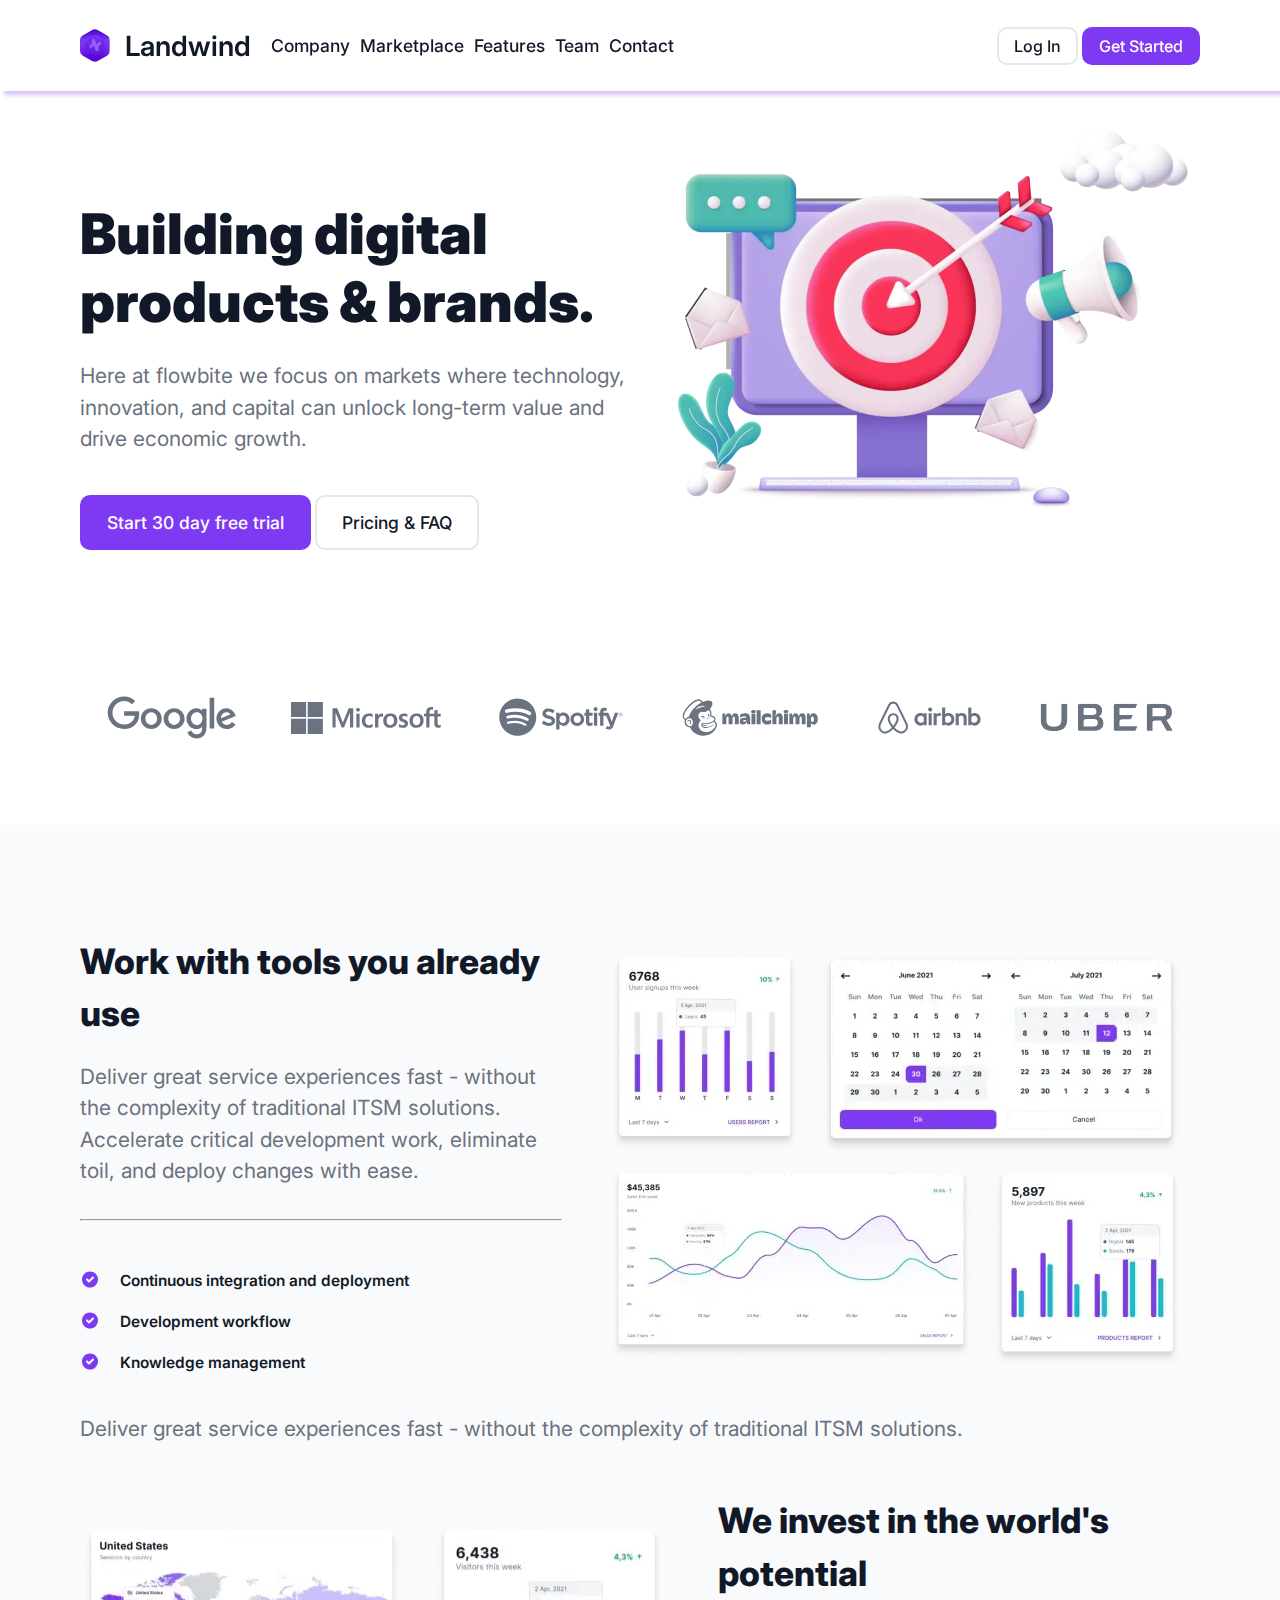
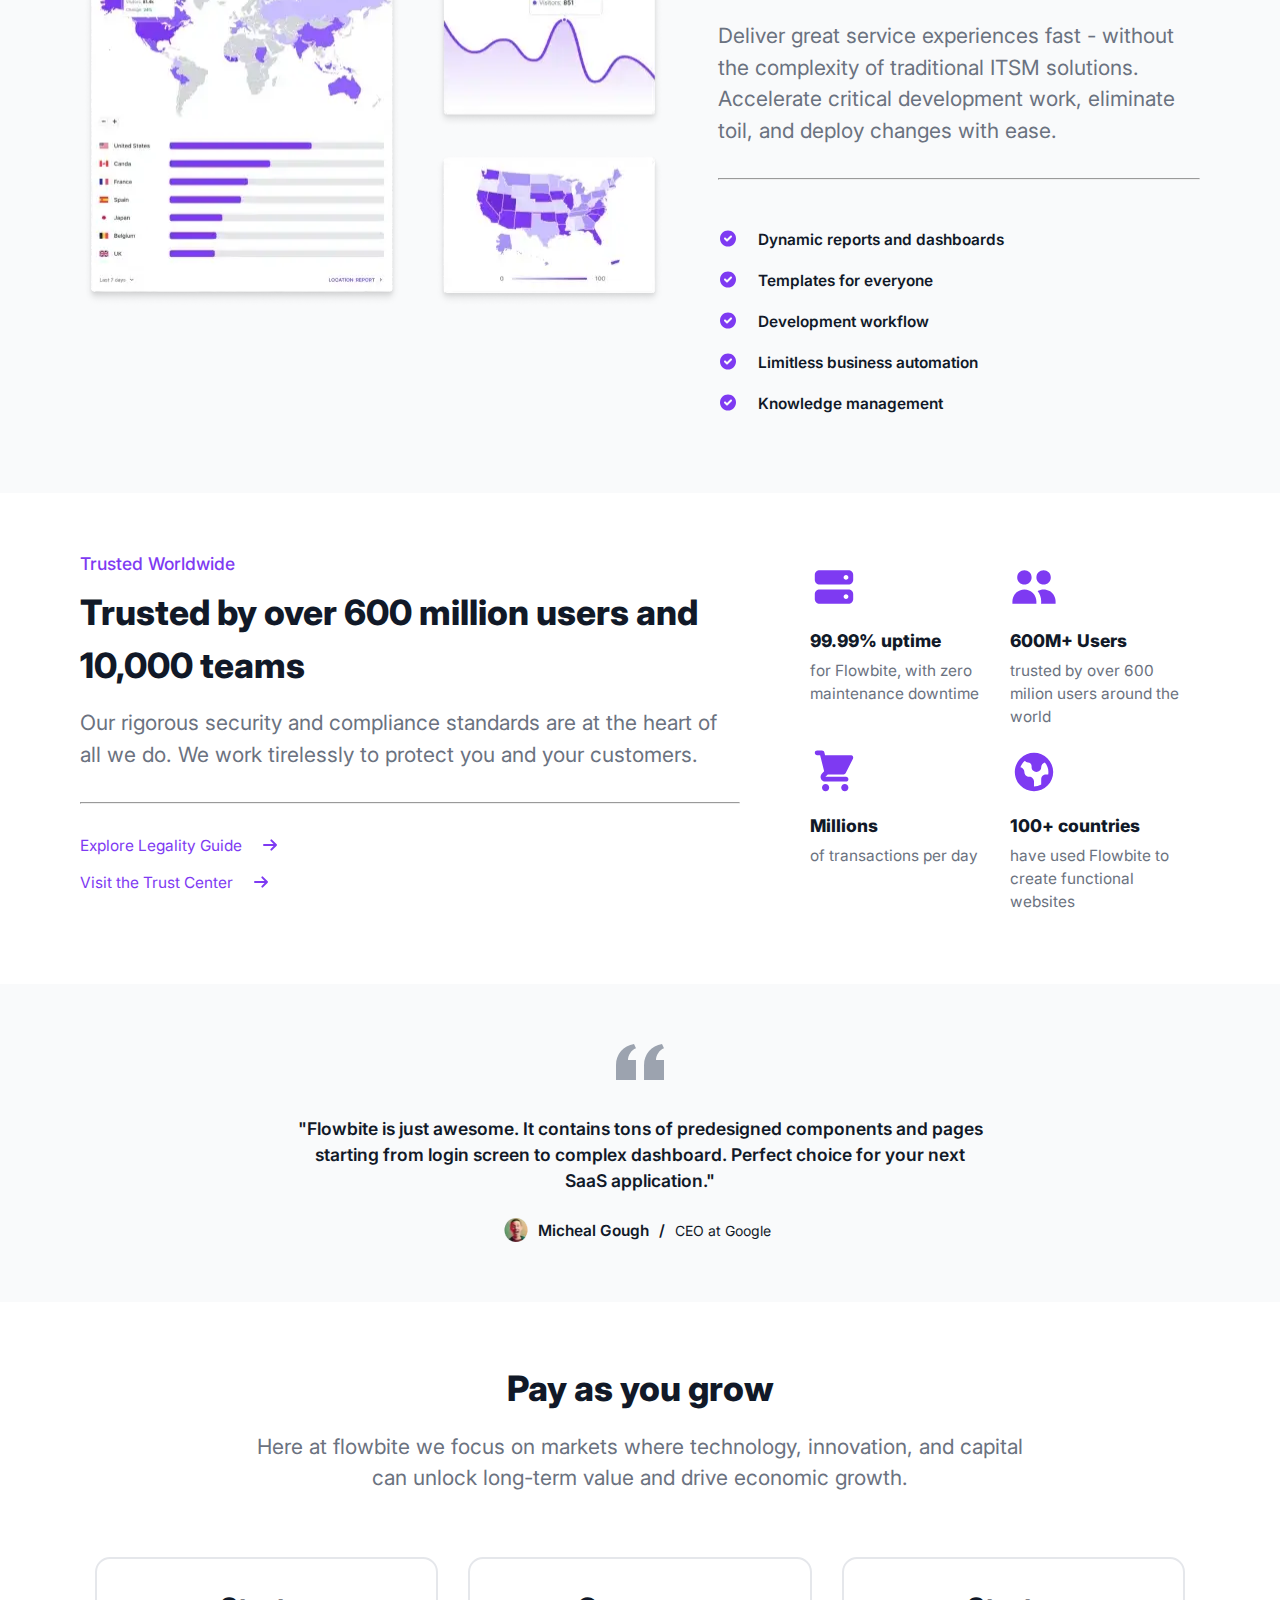
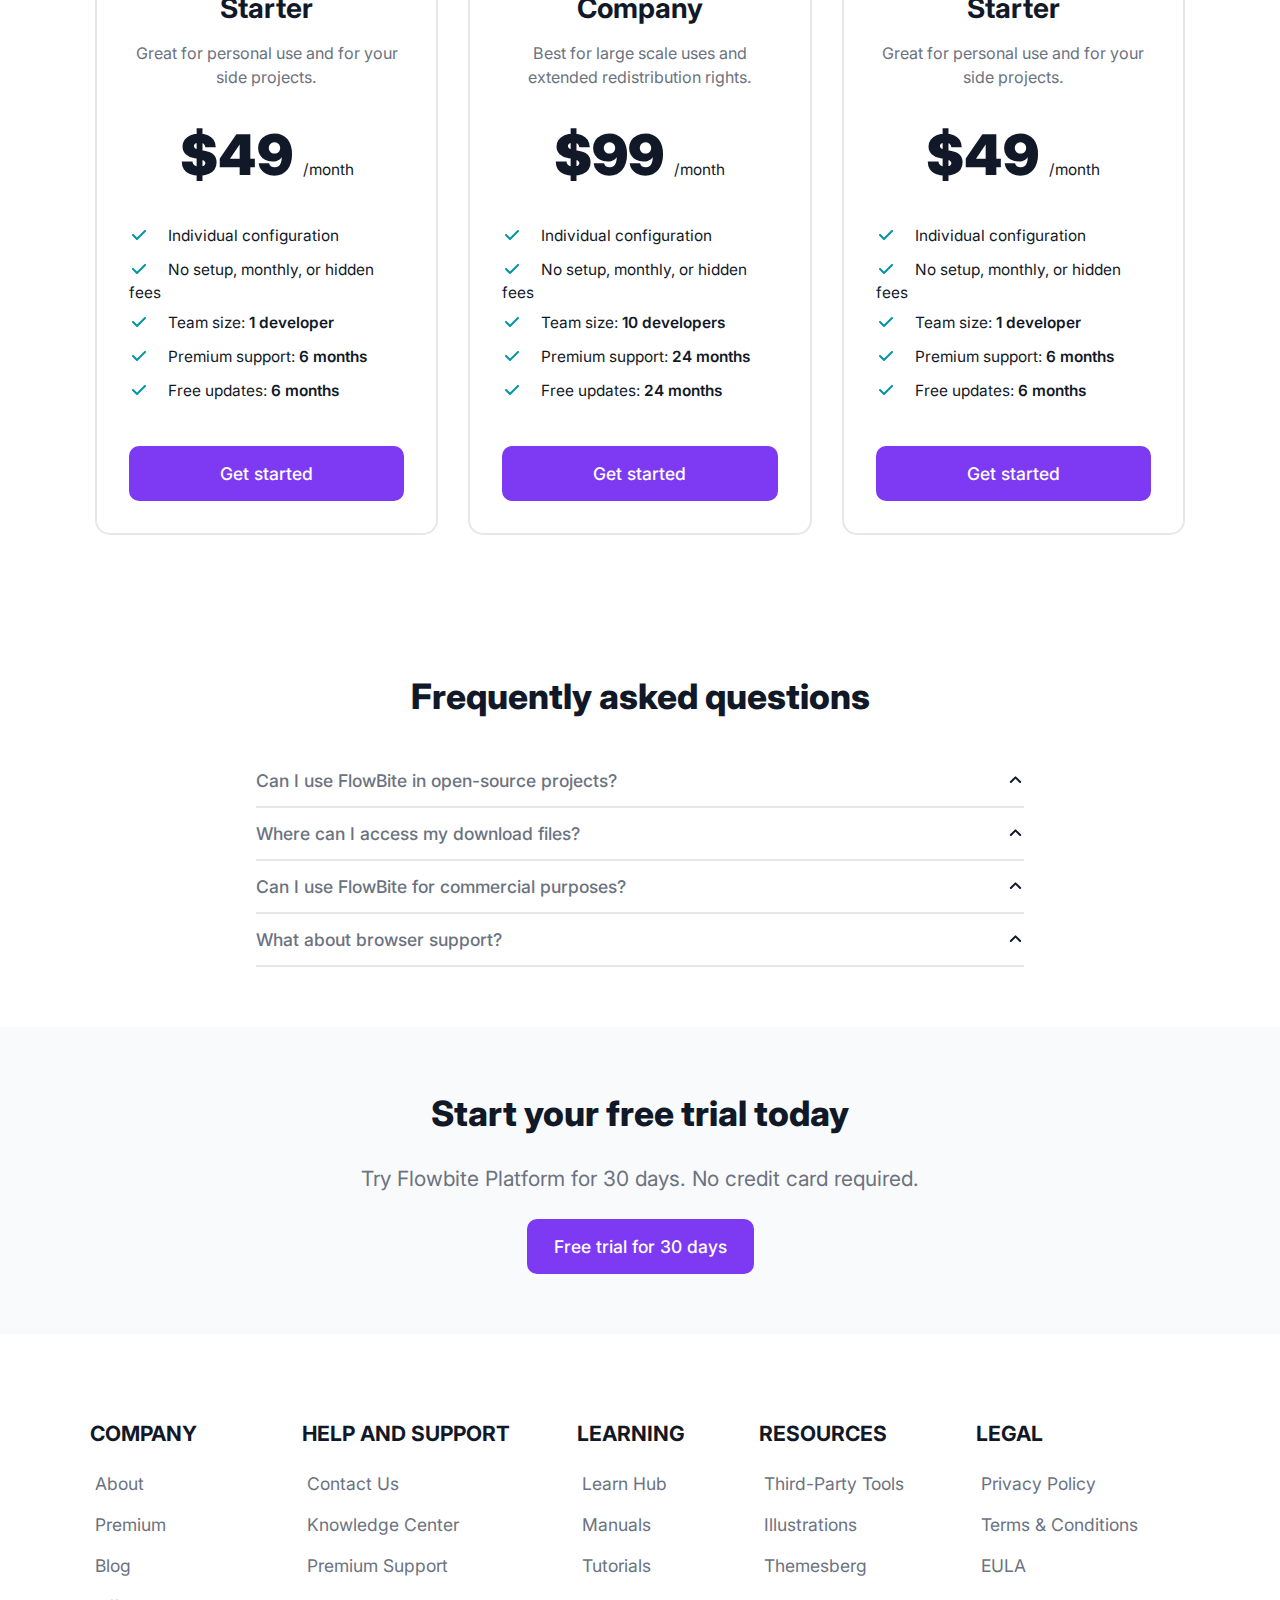
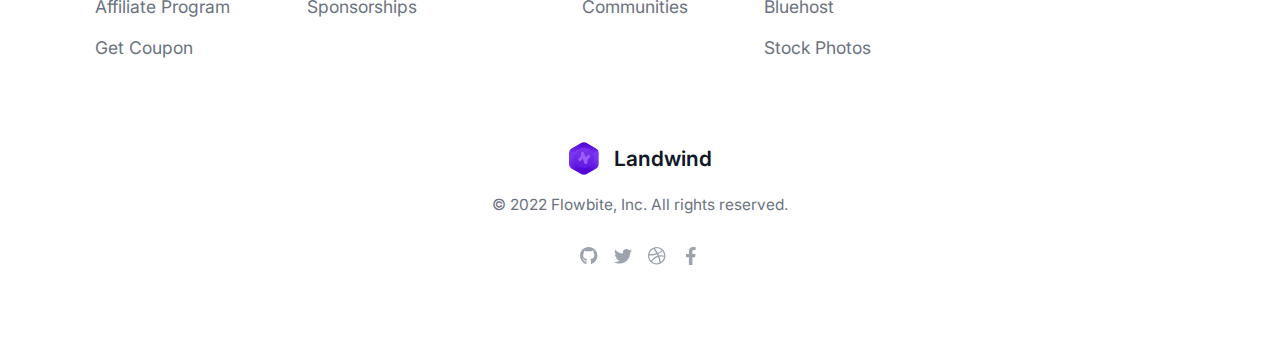
<file: index.expanded.html>
<!DOCTYPE html>
<html lang="en">
    <head>
        <meta charset="UTF-8">
        <meta http-equiv="X-UA-Compatible" content="IE=edge">
        <meta name="viewport" content="width=device-width, initial-scale=1.0">
        <meta name="description" content="Building digital products & brands">
        <meta name="author" content="https://github.com/Pro100CaHya">
        <link rel="shortcut icon" href="img/logo.svg" type="image/svg">
        <link rel="preload" href="img/logo.svg" as="image">
        <link rel="preload" href="img/marketing-strategy.webp" as="image">
        <link rel="preload" href="img/features/features-1.webp" as="image">
        <link rel="preload" href="img/features/features-2.webp" as="image">
        <link rel="preload" href="img/check.svg" as="image">
        <link rel="preload" href="img/check-circle.svg" as="image">
        <link rel="preload" href="img/arrow-right.svg" as="image">
        <link rel="preload" href="img/avatar.webp" as="image">
        <link rel="preload" href="css/index.min.css" as="style">
        <link rel="stylesheet" href="css/index.min.css">
        <title>Landwind - Tailwind CSS Landing Page</title>
    </head>
    <body>
        <header class="header">
            <div class="content content_padding-y_s">
                <div class="flex flex_align_center">
                    <input id="checkbox-menu" type="checkbox">
                    <img class="logo" src="img/logo.svg" alt="logo">
                    <h2 class="header__title">
                        Landwind
                    </h2>
                    <nav class="header__nav nav">
                        <ul class="nav__list flex">
                            <li class="nav__item">
                                <a href="#" class="nav__link">
                                    Company
                                </a>
                            </li>
                            <li class="nav__item">
                                <a href="#" class="nav__link">
                                    Marketplace
                                </a>
                            </li>
                            <li class="nav__item">
                                <a href="#" class="nav__link">
                                    Features
                                </a>
                            </li>
                            <li class="nav__item">
                                <a href="#" class="nav__link">
                                    Team
                                </a>
                            </li>
                            <li class="nav__item">
                                <a href="#" class="nav__link">
                                    Contact
                                </a>
                            </li>
                        </ul>
                    </nav>
                    <div class="header__column">
                        <button class="header__button button button_style_white button_size_s">
                            Log In
                        </button>
                        <button class="header__button button button_style_purple button_size_s">
                            Get Started
                        </button>
                    </div>
                    <label class="header__menu-button" for="checkbox-menu">
                        <span></span>
                        <span></span>
                        <span></span>
                    </label>
                </div>
            </div>
        </header>
        <main class="main">
            <section class="intro">
                <div class="content content_padding-y_m">
                    <div class="intro__row">
                        <img class="intro__picture" src="img/marketing-strategy.webp" alt="marketing-strategy">
                        <div class="intro__info">
                            <h1 class="intro__title">
                                Building digital products & brands.
                            </h1>
                            <p class="intro__text text">
                                Here at flowbite we focus on markets where technology, innovation, and capital can unlock
                                long-term value and drive economic growth.
                            </p>
                            <div class="intro__column">
                                <button class="intro__button button button_style_purple button_size_m">
                                    Start 30 day free trial
                                </button>
                                <button class="intro__button button button_style_white button_size_m">
                                    Pricing & FAQ
                                </button>
                            </div>
                        </div>
                    </div>
                </div>
            </section>
            <section class="customers">
                <div class="content content_padding-y_m">
                    <div class="flex flex_justify_between flex_align_center">
                        <svg class="customers__logo" width="128" height="43" viewBox="0 0 128 43" fill="none"
                            xmlns="http://www.w3.org/2000/svg">
                            <path
                                d="M16.4352 33.016C21.255 33.016 24.8869 31.4391 27.73 28.4761C30.6568 25.5461 31.5654 21.444 31.5654 18.1255C31.5654 17.095 31.4864 16.1502 31.3284 15.3568H16.4352V19.7815H27.0222C26.7062 22.2704 25.8733 24.0876 24.6143 25.3518C23.0709 26.8893 20.6637 28.5913 16.4352 28.5913C9.9177 28.5913 4.82041 23.337 4.82041 16.8185C4.82041 10.3 9.9177 5.04237 16.4352 5.04237C19.9486 5.04237 22.5208 6.42838 24.4138 8.20616L27.5358 5.08517C24.8869 2.56007 21.3735 0.620972 16.4352 0.620972C7.50518 0.620972 0 7.88682 0 16.8185C0 25.7469 7.50518 33.016 16.4352 33.016ZM43.6181 33.016C49.3827 33.016 54.084 28.5913 54.084 22.5831C54.084 16.542 49.3827 12.1568 43.6181 12.1568C37.8436 12.1568 33.1424 16.542 33.1424 22.5831C33.1424 28.5913 37.8436 33.016 43.6181 33.016ZM43.6181 28.9074C40.4543 28.9074 37.7251 26.3 37.7251 22.5831C37.7251 18.8333 40.4543 16.2687 43.6181 16.2687C46.7753 16.2687 49.5012 18.8333 49.5012 22.5831C49.5012 26.3 46.7753 28.9074 43.6181 28.9074ZM66.4494 33.016C72.2173 33.016 76.9185 28.5913 76.9185 22.5831C76.9185 16.542 72.2173 12.1568 66.4494 12.1568C60.6782 12.1568 55.977 16.542 55.977 22.5831C55.977 28.5913 60.6782 33.016 66.4494 33.016ZM66.4494 28.9074C63.2889 28.9074 60.5597 26.3 60.5597 22.5831C60.5597 18.8333 63.2889 16.2687 66.4494 16.2687C69.6099 16.2687 72.3358 18.8333 72.3358 22.5831C72.3358 26.3 69.6099 28.9074 66.4494 28.9074ZM88.8889 42.379C94.2584 42.379 98.8082 39.2218 98.8082 31.5148V12.7889H94.4593V14.4876H94.3012C93.2708 13.2629 91.2955 12.1568 88.8132 12.1568C83.5951 12.1568 78.8181 16.7395 78.8181 22.6259C78.8181 28.4761 83.5951 33.016 88.8132 33.016C91.2955 33.016 93.2708 31.9099 94.3012 30.6457H94.4593V32.1469C94.4593 36.1403 92.3259 38.2704 88.8889 38.2704C86.0872 38.2704 84.3457 36.2588 83.6313 34.5535L79.6445 36.216C80.7934 38.9848 83.8321 42.379 88.8889 42.379ZM89.2017 28.9074C86.0444 28.9074 83.3942 26.2638 83.3942 22.6259C83.3942 18.9518 86.0444 16.2687 89.2017 16.2687C92.3259 16.2687 94.7753 18.9518 94.7753 22.6259C94.7753 26.2638 92.3259 28.9074 89.2017 28.9074ZM106.548 1.72714H101.965V32.3839H106.548V1.72714ZM119.111 33.016C123.888 33.016 126.657 30.0959 127.802 28.3938L124.244 26.0267C123.062 27.7584 121.442 28.9074 119.111 28.9074C116.78 28.9074 115.118 27.8407 114.054 25.7469L128 19.9757L127.526 18.7938C126.657 16.4629 124.007 12.1568 118.598 12.1568C113.225 12.1568 108.76 16.3872 108.76 22.5831C108.76 28.4333 113.185 33.016 119.111 33.016ZM113.304 22.2704C113.185 18.244 116.425 16.1864 118.756 16.1864C120.573 16.1864 122.114 17.095 122.63 18.3988L113.304 22.2704Z"
                                fill="#6B7280" />
                        </svg>
                        <svg class="customers__logo" width="151" height="33" viewBox="0 0 151 33" fill="none"
                            xmlns="http://www.w3.org/2000/svg">
                            <g clip-path="url(#clip0_1_22535)">
                                <path
                                    d="M150.177 15.3727V12.7336H146.9V8.63208L146.79 8.66724L143.714 9.60474H143.655V12.7102H138.799V10.9758C138.799 10.179 138.986 9.55786 139.338 9.14771C139.689 8.73755 140.205 8.53247 140.838 8.53247C141.307 8.53247 141.799 8.64966 142.268 8.8606L142.385 8.90747V6.14067L142.338 6.11724C141.893 5.95903 141.283 5.877 140.533 5.877C139.584 5.877 138.717 6.08794 137.955 6.50278C137.193 6.90122 136.596 7.49888 136.186 8.24888C135.764 8.99888 135.553 9.86607 135.553 10.8153V12.7137H133.279V15.3504H135.564V26.4598H138.834V15.3504H143.694V22.4051C143.694 25.3114 145.06 26.7879 147.772 26.7879C148.217 26.7879 148.686 26.7317 149.155 26.6356C149.641 26.5301 149.975 26.4247 150.163 26.3192L150.209 26.2957V23.6356L150.077 23.7247C149.901 23.8418 149.679 23.9438 149.421 24.0141C149.163 24.0844 148.94 24.1313 148.774 24.1313C148.141 24.1313 147.672 23.9672 147.384 23.6309C147.086 23.2969 146.939 22.7051 146.939 21.8731V15.3809H150.196L150.189 15.3645L150.177 15.3727ZM125.93 24.1383C124.743 24.1383 123.806 23.7434 123.141 22.9665C122.482 22.1872 122.145 21.075 122.145 19.6618C122.145 18.204 122.482 17.0602 123.145 16.268C123.806 15.4805 124.734 15.0797 125.906 15.0797C127.043 15.0797 127.933 15.4618 128.589 16.2165C129.246 16.9758 129.574 18.1079 129.574 19.5821C129.574 21.075 129.269 22.2223 128.66 22.9887C128.05 23.7504 127.136 24.1372 125.941 24.1372L125.93 24.1383ZM126.082 12.4032C123.82 12.4032 122.018 13.0665 120.733 14.3766C119.456 15.6891 118.802 17.5008 118.802 19.7672C118.802 21.9235 119.435 23.652 120.692 24.9118C121.946 26.1774 123.654 26.8336 125.763 26.8336C127.957 26.8336 129.724 26.154 131.004 24.8356C132.293 23.509 132.932 21.7114 132.932 19.5C132.932 17.3133 132.323 15.5672 131.116 14.3204C129.909 13.0618 128.217 12.4266 126.077 12.4266L126.082 12.4032ZM113.514 12.4266C111.968 12.4266 110.697 12.8204 109.718 13.5985C108.743 14.3813 108.241 15.4032 108.241 16.6454C108.241 17.2946 108.351 17.8641 108.564 18.3563C108.775 18.8415 109.104 19.2704 109.542 19.6313C109.975 19.9829 110.643 20.3579 111.534 20.7422C112.284 21.0469 112.835 21.3047 113.191 21.5157C113.543 21.7114 113.791 21.9141 113.918 22.1098C114.058 22.2973 114.129 22.5668 114.129 22.8833C114.129 23.8137 113.439 24.2614 112.019 24.2614C111.489 24.2614 110.887 24.1512 110.229 23.9333C109.564 23.7176 108.948 23.4059 108.392 23.0051L108.252 22.9114V26.052L108.298 26.0754C108.767 26.2864 109.345 26.4739 110.033 26.6145C110.718 26.7668 111.345 26.8372 111.884 26.8372C113.56 26.8372 114.908 26.4387 115.892 25.6606C116.877 24.8731 117.38 23.8208 117.38 22.5387C117.38 21.6129 117.111 20.8161 116.578 20.1774C116.05 19.5375 115.136 18.954 113.855 18.4383C112.844 18.0282 112.191 17.6883 111.91 17.4305C111.652 17.1774 111.532 16.8211 111.532 16.3711C111.532 15.9727 111.696 15.6516 112.03 15.3938C112.365 15.1301 112.834 14.9989 113.42 14.9989C113.964 14.9989 114.521 15.0809 115.084 15.2508C115.634 15.4243 116.121 15.6493 116.525 15.9258L116.662 16.0196V13.0196L116.615 12.9961C116.234 12.8321 115.74 12.695 115.139 12.586C114.541 12.4723 113.998 12.4219 113.527 12.4219L113.514 12.4266ZM99.6992 24.1524C98.5156 24.1524 97.5781 23.761 96.9219 22.9805C96.2539 22.2071 95.9199 21.0938 95.9199 19.6758C95.9199 18.2227 96.2551 17.0743 96.9207 16.2856C97.577 15.4981 98.5074 15.0973 99.6746 15.0973C100.811 15.0973 101.714 15.4793 102.364 16.234C103.011 16.9958 103.348 18.1278 103.348 19.602C103.348 21.0926 103.032 22.2387 102.423 23.0063C101.825 23.768 100.911 24.1547 99.7039 24.1547L99.6992 24.1524ZM99.868 12.4243C97.5945 12.4243 95.7898 13.0852 94.5125 14.3954C93.227 15.7079 92.5789 17.5184 92.5789 19.786C92.5789 21.9422 93.2117 23.6696 94.4574 24.9305C95.7137 26.1961 97.4176 26.8524 99.5258 26.8524C101.729 26.8524 103.487 26.1727 104.776 24.8485C106.058 23.5196 106.709 21.7219 106.709 19.5106C106.709 17.3227 106.1 15.5766 104.905 14.3309C103.698 13.0711 102.003 12.436 99.8656 12.436L99.868 12.4243ZM87.6336 15.1407V12.75H84.3992V26.4961H87.6336V19.4649C87.6336 18.2696 87.9031 17.2852 88.4387 16.5411C88.966 15.8004 89.6691 15.4395 90.5246 15.4395C90.8176 15.4395 91.1457 15.4864 91.5066 15.5801C91.8582 15.6739 92.1113 15.7676 92.2566 15.8848L92.3973 15.9786V12.7208L92.3457 12.6973C92.041 12.5614 91.6191 12.4958 91.0801 12.4958C90.2715 12.4958 89.5449 12.7583 88.9215 13.2692C88.3707 13.7239 87.9758 14.3426 87.6734 15.1161H87.6148L87.6441 15.1395L87.6336 15.1407ZM78.5867 12.4219C77.0984 12.4219 75.7742 12.7325 74.6492 13.3594C73.5148 13.9922 72.6453 14.8829 72.0477 16.0313C71.4617 17.168 71.157 18.4981 71.157 19.9805C71.157 21.2813 71.4523 22.4696 72.0242 23.5219C72.6031 24.5766 73.4188 25.3969 74.45 25.9711C75.4742 26.5372 76.6648 26.8266 77.982 26.8266C79.5195 26.8266 80.8297 26.5219 81.8844 25.9125L81.9313 25.8891V22.9219L81.7906 23.0192C81.3137 23.3708 80.7828 23.6461 80.2086 23.8454C79.6367 24.0446 79.1164 24.1454 78.6617 24.1454C77.3891 24.1454 76.3719 23.7469 75.6312 22.9676C74.8812 22.1707 74.5063 21.0692 74.5063 19.6864C74.5063 18.2801 74.9047 17.1551 75.6734 16.3348C76.4469 15.4911 77.4641 15.0692 78.7086 15.0692C79.7633 15.0692 80.8027 15.4325 81.7824 16.1356L81.923 16.2293V13.1122L81.8844 13.0887C81.5152 12.8778 81.0137 12.7137 80.3844 12.5801C79.768 12.4512 79.1609 12.3879 78.582 12.3879L78.5867 12.4219ZM68.9375 12.7161H65.7078V26.4739H68.9422V12.7161H68.9375ZM67.3438 6.86841C66.8117 6.86841 66.3477 7.04888 65.9656 7.40747C65.5836 7.76841 65.3891 8.22075 65.3891 8.75513C65.3891 9.28247 65.5848 9.72778 65.9633 10.0793C66.3383 10.4309 66.807 10.6043 67.3461 10.6043C67.8852 10.6043 68.3539 10.4286 68.7348 10.077C69.1191 9.72544 69.3137 9.28013 69.3137 8.75278C69.3137 8.23716 69.1262 7.79185 68.7512 7.41685C68.3762 7.06528 67.9074 6.87778 67.3449 6.87778L67.3438 6.86841ZM59.2707 11.7176V26.4832H62.5754V7.31255H58.0051L52.2125 21.5602L46.5758 7.3102H41.825V26.4961H44.9305V11.7364H45.0359L50.9891 26.4997H53.327L59.1863 11.7375H59.2977L59.2801 11.7305L59.2707 11.7176ZM17.0012 17.6825H32.2121V32.9063H16.9777L16.9988 17.693L17.0012 17.6825ZM0.2 17.6918H15.4086V32.9063H0.195312L0.2 17.693V17.6918ZM17.0023 0.890674H32.2133V16.1016H16.993L17.0023 0.885986V0.890674ZM0.2 0.88833H15.4086V16.1016H0.195312L0.2 0.885986V0.88833Z"
                                    fill="#6B7280" />
                            </g>
                            <defs>
                                <clipPath id="clip0_1_22535">
                                    <rect width="150" height="32.8125" fill="white"
                                        transform="translate(0.200012 0.09375)" />
                                </clipPath>
                            </defs>
                        </svg>
                        <svg class="customers__logo" width="129" height="41" viewBox="0 0 129 41" fill="none"
                            xmlns="http://www.w3.org/2000/svg">
                            <path
                                d="M51.9488 18.6535C55.8435 19.6003 57.4313 21.0704 57.4313 23.7284C57.4313 26.8733 55.0285 28.9056 51.3096 28.9056C48.681 28.9056 46.2441 27.9718 44.2635 26.2035C44.2229 26.1672 44.198 26.1165 44.1942 26.0621C44.1905 26.0077 44.2082 25.954 44.2435 25.9125L45.9936 23.8307C46.0115 23.8095 46.0334 23.792 46.0581 23.7792C46.0828 23.7665 46.1097 23.7588 46.1374 23.7566C46.1651 23.7544 46.193 23.7578 46.2194 23.7665C46.2458 23.7752 46.2702 23.789 46.2912 23.8072C47.9936 25.2809 49.5155 25.9089 51.3808 25.9089C53.0608 25.9089 54.1046 25.1815 54.1046 24.0124C54.1046 22.9569 53.5883 22.3671 50.5293 21.6626C46.9362 20.7934 44.8563 19.6691 44.8563 16.4906C44.8563 13.5269 47.2673 11.4569 50.718 11.4569C53.0644 11.4569 55.0737 12.152 56.8573 13.5827C56.9432 13.6521 56.9608 13.7768 56.8967 13.8673L55.3354 16.0667C55.3191 16.0893 55.2985 16.1084 55.2747 16.123C55.251 16.1376 55.2246 16.1474 55.197 16.1518C55.1695 16.1561 55.1413 16.155 55.1142 16.1485C55.0871 16.142 55.0616 16.1301 55.039 16.1137C53.5407 14.9964 52.1117 14.4542 50.6698 14.4542C49.1832 14.4542 48.1835 15.1687 48.1835 16.2301C48.1835 17.3533 48.7539 17.8885 51.9494 18.6517L51.9488 18.6535ZM65.8445 15.5015C64.2333 15.5015 62.9113 16.1366 61.8205 17.4362V15.972C61.8205 15.9165 61.7984 15.8632 61.7592 15.824C61.7199 15.7847 61.6667 15.7626 61.6111 15.7626H58.7497C58.6941 15.7626 58.6409 15.7847 58.6016 15.824C58.5624 15.8632 58.5403 15.9165 58.5403 15.972V32.2434C58.5403 32.3581 58.6344 32.4522 58.7497 32.4522H61.6117C61.7276 32.4522 61.8217 32.3581 61.8217 32.2429V27.1062C62.9119 28.3294 64.2345 28.928 65.8463 28.928C68.8424 28.928 71.8739 26.6228 71.8739 22.2148C71.8739 17.8067 68.8407 15.5015 65.8445 15.5015ZM68.5437 22.2154C68.5437 24.4594 67.1618 26.0259 65.1824 26.0259C63.2242 26.0259 61.7482 24.3882 61.7482 22.2154C61.7482 20.0425 63.2242 18.4048 65.1824 18.4048C67.13 18.4048 68.5443 20.0072 68.5443 22.2154H68.5437ZM79.6444 15.5015C75.7868 15.5015 72.7654 18.4712 72.7654 22.2642C72.7654 26.0148 75.7656 28.9533 79.5962 28.9533C83.4674 28.9533 86.4982 25.993 86.4982 22.2154C86.4982 18.4506 83.4873 15.501 79.6438 15.501L79.6444 15.5015ZM79.6438 26.0489C77.5915 26.0489 76.0449 24.4006 76.0449 22.2148C76.0449 20.0201 77.5386 18.4277 79.5968 18.4277C81.6609 18.4277 83.2192 20.076 83.2192 22.263C83.2192 24.4564 81.715 26.0483 79.6438 26.0483V26.0489ZM94.7356 15.7626C94.8515 15.7626 94.945 15.8567 94.945 15.972V18.4318C94.9451 18.4593 94.9397 18.4865 94.9293 18.5119C94.9188 18.5373 94.9035 18.5604 94.8841 18.5798C94.8647 18.5993 94.8416 18.6147 94.8163 18.6252C94.7909 18.6357 94.7637 18.6412 94.7362 18.6412H91.5872V24.5576C91.5872 25.4926 91.9977 25.9089 92.9162 25.9089C93.5007 25.9121 94.0771 25.7728 94.5957 25.5032C94.6278 25.4873 94.6633 25.4798 94.6991 25.4815C94.7348 25.4832 94.7696 25.4939 94.8 25.5128C94.8304 25.5316 94.8555 25.5579 94.873 25.5891C94.8904 25.6204 94.8996 25.6556 94.8997 25.6913V28.033C94.8997 28.1077 94.8586 28.1782 94.7939 28.2153C93.9912 28.6698 93.1397 28.8815 92.1123 28.8815C89.5878 28.8815 88.3076 27.5778 88.3076 25.0051V18.6418H86.9316C86.9042 18.6417 86.877 18.6362 86.8517 18.6256C86.8264 18.6151 86.8035 18.5996 86.7841 18.5802C86.7648 18.5607 86.7495 18.5377 86.7391 18.5123C86.7287 18.487 86.7233 18.4598 86.7234 18.4324V15.972C86.7234 15.8567 86.8163 15.7626 86.9316 15.7626H88.3076V12.5424C88.3076 12.4272 88.4017 12.3331 88.5182 12.3331H91.3796C91.4955 12.3331 91.589 12.4272 91.589 12.5424V15.7626H94.738H94.7356ZM110.598 15.775C110.685 15.775 110.763 15.8279 110.794 15.9102L114.137 24.6334L117.189 15.9149C117.204 15.8738 117.23 15.8381 117.266 15.8128C117.301 15.7876 117.344 15.7739 117.387 15.7738H120.367C120.401 15.7738 120.435 15.7821 120.465 15.7981C120.495 15.8141 120.521 15.8372 120.54 15.8655C120.559 15.8937 120.571 15.9263 120.575 15.9602C120.579 15.9942 120.574 16.0285 120.561 16.0602L115.596 28.8915C114.567 31.5395 113.398 32.5239 111.285 32.5239C110.155 32.5239 109.241 32.2899 108.227 31.7418C108.181 31.7167 108.146 31.6746 108.129 31.6243C108.112 31.574 108.116 31.5193 108.138 31.4713L109.108 29.3426C109.12 29.3163 109.137 29.2928 109.158 29.2734C109.18 29.254 109.205 29.2391 109.232 29.2297C109.259 29.2209 109.288 29.2178 109.317 29.2205C109.346 29.2232 109.374 29.2317 109.399 29.2455C109.942 29.5425 110.473 29.6925 110.978 29.6925C111.601 29.6925 112.058 29.4878 112.523 28.4564L108.43 18.6418H105.757V28.4593C105.757 28.5752 105.663 28.6693 105.548 28.6693H102.686C102.658 28.6693 102.631 28.6638 102.605 28.6533C102.58 28.6427 102.557 28.6272 102.537 28.6077C102.518 28.5882 102.502 28.5651 102.492 28.5396C102.481 28.5141 102.476 28.4869 102.476 28.4593V18.6418H101.101C101.046 18.6413 100.993 18.619 100.953 18.5798C100.914 18.5405 100.892 18.4874 100.891 18.4318V15.9602C100.891 15.8444 100.985 15.7503 101.101 15.7503H102.476V15.1446C102.476 12.3302 103.873 10.8412 106.517 10.8412C107.603 10.8412 108.328 11.0147 108.895 11.1823C108.985 11.2099 109.044 11.2917 109.044 11.3834V13.7944C109.045 13.8278 109.037 13.8607 109.022 13.8905C109.007 13.9203 108.985 13.9461 108.958 13.9657C108.931 13.9853 108.9 13.9981 108.867 14.0031C108.834 14.0081 108.801 14.0051 108.769 13.9944C108.232 13.8156 107.753 13.6968 107.157 13.6968C106.157 13.6968 105.71 14.2161 105.71 15.3798V15.775H110.598H110.598ZM99.3478 15.7626C99.463 15.7626 99.5571 15.8567 99.5571 15.972V28.4587C99.5571 28.574 99.463 28.6681 99.3472 28.6681H96.4851C96.4295 28.6681 96.3762 28.646 96.3369 28.6068C96.2975 28.5676 96.2753 28.5143 96.2752 28.4587V15.972C96.2752 15.8567 96.3693 15.7626 96.4845 15.7626H99.3466H99.3478ZM97.9311 10.0773C98.4754 10.0773 98.9975 10.2936 99.3823 10.6784C99.7672 11.0633 99.9834 11.5853 99.9834 12.1296C99.9834 12.6739 99.7672 13.196 99.3823 13.5808C98.9975 13.9657 98.4754 14.1819 97.9311 14.1819C97.3868 14.1819 96.8648 13.9657 96.4799 13.5808C96.0951 13.196 95.8788 12.6739 95.8788 12.1296C95.8788 11.5853 96.0951 11.0633 96.4799 10.6784C96.8648 10.2936 97.3868 10.0773 97.9311 10.0773ZM123.005 19.7767C122.74 19.7777 122.477 19.7263 122.233 19.6254C121.988 19.5246 121.765 19.3763 121.578 19.189C121.391 19.0018 121.243 18.7794 121.142 18.5346C121.041 18.2897 120.989 18.0274 120.991 17.7626C120.991 17.4968 121.043 17.2335 121.145 16.9879C121.246 16.7423 121.396 16.5191 121.584 16.3312C121.772 16.1432 121.995 15.9941 122.24 15.8924C122.486 15.7907 122.749 15.7384 123.015 15.7385C123.28 15.7374 123.542 15.7886 123.787 15.8893C124.032 15.9901 124.254 16.1383 124.442 16.3254C124.629 16.5126 124.777 16.7349 124.878 16.9797C124.979 17.2244 125.03 17.4867 125.029 17.7514C125.029 18.0174 124.977 18.2808 124.875 18.5265C124.774 18.7723 124.625 18.9956 124.436 19.1837C124.248 19.3718 124.025 19.521 123.78 19.6229C123.534 19.7247 123.271 19.7772 123.005 19.7773V19.7767ZM123.015 15.9391C121.984 15.9391 121.203 16.7594 121.203 17.7632C121.203 18.767 121.978 19.5762 123.005 19.5762C124.036 19.5762 124.818 18.7564 124.818 17.752C124.818 16.7482 124.041 15.9391 123.015 15.9391ZM123.462 17.959L124.031 18.7564H123.551L123.039 18.0249H122.598V18.7564H122.195V16.6424H123.139C123.629 16.6424 123.953 16.8941 123.953 17.3169C123.953 17.6638 123.753 17.8755 123.462 17.9578L123.462 17.959ZM123.12 17.0052H122.597V17.6732H123.12C123.383 17.6732 123.538 17.545 123.538 17.338C123.538 17.1205 123.383 17.0046 123.12 17.0046V17.0052ZM20.0957 1.56348C9.87178 1.56348 1.58374 9.96677 1.58374 20.1913C1.58315 29.7983 8.89972 37.5536 18.2651 38.7297H21.9263C31.2917 37.5536 38.6082 29.7983 38.6082 20.1907C38.6082 9.96677 30.3196 1.56348 20.0963 1.56348H20.0957ZM28.5854 28.2647C28.5066 28.3942 28.4029 28.5069 28.2805 28.5962C28.158 28.6856 28.0191 28.75 27.8717 28.7856C27.7243 28.8212 27.5714 28.8274 27.4216 28.8038C27.2718 28.7802 27.1281 28.7273 26.9989 28.6481C22.6514 25.9913 17.1801 25.3914 10.7362 26.8633C10.5886 26.8973 10.4357 26.9018 10.2863 26.8766C10.1369 26.8514 9.99389 26.797 9.86554 26.7165C9.73718 26.636 9.62597 26.5309 9.53824 26.4074C9.45051 26.2839 9.38801 26.1443 9.35429 25.9965C9.32036 25.8488 9.31591 25.6958 9.34118 25.5464C9.36646 25.3969 9.42097 25.2539 9.5016 25.1255C9.58222 24.9972 9.68738 24.886 9.81104 24.7983C9.9347 24.7106 10.0744 24.6482 10.2223 24.6146C17.2742 23.0033 23.3229 23.6973 28.2026 26.6787C28.4635 26.8386 28.6503 27.0954 28.7219 27.3929C28.7936 27.6904 28.7443 28.0041 28.5848 28.2653L28.5854 28.2647ZM30.8506 23.2239C30.6503 23.5499 30.3288 23.7831 29.9566 23.8722C29.5845 23.9613 29.1922 23.899 28.8659 23.699C23.891 20.6411 16.3051 19.7549 10.4187 21.542C10.0523 21.6526 9.65708 21.6135 9.31949 21.4333C8.98191 21.2531 8.72947 20.9465 8.61746 20.5806C8.38812 19.8161 8.8174 19.0122 9.5801 18.7811C16.3045 16.7406 24.6625 17.7285 30.3766 21.2392C30.7026 21.4396 30.9357 21.7612 31.0247 22.1333C31.1137 22.5055 31.0513 22.8977 30.8512 23.2239H30.8506ZM31.0458 17.9749C25.0783 14.4313 15.2354 14.1055 9.53894 15.8344C9.09944 15.9676 8.62503 15.9207 8.22008 15.7041C7.81512 15.4875 7.51279 15.1189 7.3796 14.6794C7.24641 14.2399 7.29327 13.7655 7.50986 13.3606C7.72645 12.9556 8.09504 12.6533 8.53454 12.5201C15.0737 10.5354 25.9445 10.9188 32.8141 14.9958C33.0097 15.1118 33.1806 15.2652 33.3169 15.4472C33.4532 15.6293 33.5523 15.8364 33.6086 16.0567C33.6648 16.2771 33.6771 16.5063 33.6447 16.7314C33.6123 16.9565 33.5359 17.1731 33.4198 17.3686C33.3039 17.5644 33.1505 17.7353 32.9684 17.8717C32.7863 18.0081 32.5792 18.1073 32.3587 18.1636C32.1383 18.2198 31.9089 18.2321 31.6837 18.1996C31.4586 18.1671 31.242 18.0906 31.0464 17.9743L31.0458 17.9749Z"
                                fill="#6B7280" />
                        </svg>
                        <svg class="customers__logo" width="137" height="39" viewBox="0 0 137 39" fill="none"
                            xmlns="http://www.w3.org/2000/svg">
                            <g clip-path="url(#clip0_1_22539)">
                                <path
                                    d="M53.4402 15.2218C51.7058 15.2218 50.8477 16.5867 50.454 17.4671C50.2341 17.9588 50.1725 18.3474 49.9941 18.3474C49.7428 18.3474 49.9228 18.0096 49.7171 17.2604C49.4465 16.2747 48.6307 15.2218 46.8974 15.2218C45.0751 15.2218 44.295 16.7614 43.925 17.6074C43.672 18.1858 43.6717 18.3474 43.4771 18.3474C43.1952 18.3474 43.4288 17.888 43.5555 17.3479C43.8054 16.2845 43.6155 15.4718 43.6155 15.4718H40.7268V26.3339H44.6697C44.6697 26.3339 44.6697 21.7944 44.6697 20.9296C44.6697 19.8636 45.1156 18.511 45.8799 18.511C46.7631 18.511 46.9398 19.1892 46.9398 20.4451C46.9398 21.5837 46.9398 26.3363 46.9398 26.3363H50.8986C50.8986 26.3363 50.8986 21.7692 50.8986 20.9296C50.8986 19.9808 51.2858 18.511 52.1146 18.511C53.01 18.511 53.1686 19.4638 53.1686 20.4451C53.1686 21.4264 53.1686 26.3339 53.1686 26.3339H57.0561C57.0561 26.3339 57.0561 22.0301 57.0561 19.9464C57.0561 17.1117 56.0569 15.2218 53.4402 15.2218Z"
                                    fill="#6B7280" />
                                <path
                                    d="M120.365 15.2218C118.631 15.2218 117.773 16.5867 117.379 17.4671C117.159 17.9588 117.098 18.3474 116.919 18.3474C116.668 18.3474 116.836 17.9183 116.642 17.2604C116.353 16.2799 115.634 15.2218 113.822 15.2218C112 15.2218 111.22 16.7614 110.85 17.6074C110.597 18.1858 110.597 18.3474 110.402 18.3474C110.12 18.3474 110.354 17.888 110.481 17.3479C110.73 16.2845 110.541 15.4718 110.541 15.4718H107.652V26.3339H111.595C111.595 26.3339 111.595 21.7944 111.595 20.9296C111.595 19.8636 112.041 18.511 112.805 18.511C113.688 18.511 113.865 19.1892 113.865 20.4451C113.865 21.5837 113.865 26.3363 113.865 26.3363H117.823C117.823 26.3363 117.823 21.7692 117.823 20.9296C117.823 19.9808 118.211 18.511 119.04 18.511C119.935 18.511 120.094 19.4638 120.094 20.4451C120.094 21.4264 120.094 26.3339 120.094 26.3339H123.981C123.981 26.3339 123.981 22.0301 123.981 19.9464C123.981 17.1117 122.982 15.2218 120.365 15.2218Z"
                                    fill="#6B7280" />
                                <path
                                    d="M62.8287 23.7952C61.8858 24.0129 61.3971 23.7225 61.3971 23.0976C61.3971 22.2415 62.2825 21.8986 63.5465 21.8986C64.1036 21.8986 64.6275 21.9468 64.6275 21.9468C64.6275 22.3133 63.8321 23.5637 62.8287 23.7952ZM63.7886 15.2241C60.7683 15.2241 58.6011 16.3346 58.6011 16.3346V19.5986C58.6011 19.5986 60.9944 18.2225 62.9359 18.2225C64.4856 18.2225 64.676 19.0583 64.6054 19.752C64.6054 19.752 64.1586 19.6337 62.7946 19.6337C59.581 19.6337 57.9587 21.0943 57.9587 23.4363C57.9587 25.6578 59.782 26.5864 61.318 26.5864C63.5595 26.5864 64.5448 25.0802 64.8476 24.3655C65.0578 23.8698 65.096 23.5356 65.2848 23.5356C65.4998 23.5356 65.4275 23.7753 65.4171 24.2687C65.3988 25.1328 65.4395 25.786 65.5765 26.3363H68.5483V20.9906C68.5483 17.6531 67.3675 15.2241 63.7886 15.2241Z"
                                    fill="#6B7280" />
                                <path d="M75.0432 26.3363H78.9862V12.1836H75.0432V26.3363Z" fill="#6B7280" />
                                <path
                                    d="M83.3262 20.9052C83.3262 19.9285 84.2335 19.0399 85.8993 19.0399C87.7143 19.0399 89.1741 19.9138 89.5016 20.1123V16.3346C89.5016 16.3346 88.3483 15.2241 85.5136 15.2241C82.5254 15.2241 80.037 16.9727 80.037 20.7361C80.037 24.4996 82.2953 26.5864 85.5056 26.5864C88.0131 26.5864 89.5079 25.2086 89.5079 25.2086V21.6204C89.035 21.8851 87.7173 22.7995 85.9174 22.7995C84.0115 22.7995 83.3262 21.9228 83.3262 20.9052Z"
                                    fill="#6B7280" />
                                <path
                                    d="M97.4888 15.2241C95.2063 15.2241 94.3381 17.3872 94.1628 17.7628C93.9874 18.1383 93.9008 18.3544 93.7572 18.3498C93.5081 18.3416 93.6818 17.8887 93.7789 17.5954C93.9625 17.0414 94.3515 15.5876 94.3515 13.8009C94.3515 12.5891 94.1876 12.1835 94.1876 12.1835H90.7838V26.3363H94.7268C94.7268 26.3363 94.7268 21.8122 94.7268 20.9321C94.7268 20.0516 95.0781 18.5133 96.0714 18.5133C96.8942 18.5133 97.1517 19.123 97.1517 20.3506C97.1517 21.578 97.1517 26.3363 97.1517 26.3363H101.095C101.095 26.3363 101.095 23.0258 101.095 20.5868C101.095 17.7986 100.633 15.2241 97.4888 15.2241Z"
                                    fill="#6B7280" />
                                <path
                                    d="M102.376 15.4867V26.3363H106.319V15.4867C106.319 15.4867 105.657 15.8743 104.352 15.8743C103.047 15.8743 102.376 15.4867 102.376 15.4867Z"
                                    fill="#6B7280" />
                                <path
                                    d="M104.336 12.0736C103.003 12.0736 101.922 12.7789 101.922 13.649C101.922 14.5189 103.003 15.2242 104.336 15.2242C105.669 15.2242 106.75 14.5189 106.75 13.649C106.75 12.7789 105.669 12.0736 104.336 12.0736Z"
                                    fill="#6B7280" />
                                <path
                                    d="M69.8243 15.4867V26.3363H73.7672V15.4867C73.7672 15.4867 73.1045 15.8743 71.7998 15.8743C70.4952 15.8743 69.8243 15.4867 69.8243 15.4867Z"
                                    fill="#6B7280" />
                                <path
                                    d="M71.784 12.0736C70.4512 12.0736 69.3705 12.7789 69.3705 13.649C69.3705 14.5189 70.4512 15.2242 71.784 15.2242C73.1171 15.2242 74.1977 14.5189 74.1977 13.649C74.1977 12.7789 73.1171 12.0736 71.784 12.0736Z"
                                    fill="#6B7280" />
                                <path
                                    d="M130.733 24.0021C129.828 24.0021 129.163 22.8553 129.163 21.2575C129.163 19.7057 129.846 18.5134 130.702 18.5134C131.799 18.5134 132.267 19.5196 132.267 21.2575C132.267 23.0653 131.835 24.0021 130.733 24.0021ZM131.815 15.2218C129.788 15.2218 128.859 16.7417 128.455 17.6074C128.189 18.1796 128.202 18.3474 128.007 18.3474C127.726 18.3474 127.959 17.888 128.086 17.3479C128.336 16.2845 128.146 15.4718 128.146 15.4718H125.257V29.3338H129.2C129.2 29.3338 129.2 27.0655 129.2 24.9389C129.667 25.7304 130.531 26.5761 131.863 26.5761C134.715 26.5761 136.15 24.1638 136.15 20.9044C136.15 17.2102 134.432 15.2218 131.815 15.2218Z"
                                    fill="#6B7280" />
                                <path
                                    d="M26.797 18.5027C27.0622 18.4711 27.3162 18.4696 27.5496 18.5027C27.6847 18.1929 27.708 17.6587 27.5864 17.0771C27.4058 16.2125 27.1614 15.6893 26.6562 15.7708C26.1511 15.8522 26.1324 16.4786 26.313 17.3431C26.4146 17.8294 26.5955 18.2451 26.797 18.5027Z"
                                    fill="#6B7280" />
                                <path
                                    d="M22.4601 19.1868C22.8215 19.3455 23.0437 19.4506 23.1306 19.3587C23.1865 19.3014 23.1699 19.1921 23.0836 19.0511C22.9052 18.7599 22.5381 18.4646 22.1488 18.2987C21.3526 17.956 20.4031 18.07 19.6705 18.5963C19.4288 18.7735 19.1995 19.0189 19.2323 19.168C19.243 19.2162 19.2792 19.2525 19.364 19.2644C19.5634 19.2872 20.2601 18.9349 21.0627 18.8858C21.6292 18.8511 22.0986 19.0283 22.4601 19.1868Z"
                                    fill="#6B7280" />
                                <path
                                    d="M21.733 19.6017C21.2622 19.676 21.0025 19.8312 20.8358 19.9755C20.6936 20.0998 20.6057 20.2373 20.6064 20.334C20.6067 20.3799 20.6267 20.4065 20.6424 20.4198C20.6639 20.4387 20.6893 20.4492 20.7198 20.4492C20.8262 20.4492 21.0643 20.3535 21.0643 20.3535C21.7195 20.1191 22.1516 20.1475 22.5799 20.1963C22.8166 20.2229 22.9284 20.2376 22.9803 20.1564C22.9958 20.1331 23.0143 20.0827 22.9669 20.0059C22.8566 19.8271 22.3813 19.5247 21.733 19.6017"
                                    fill="#6B7280" />
                                <path
                                    d="M25.3326 21.1247C25.6522 21.2817 26.0041 21.22 26.1187 20.9869C26.2332 20.7539 26.067 20.4376 25.7473 20.2804C25.4277 20.1235 25.0758 20.1851 24.9611 20.4182C24.8467 20.6513 25.0129 20.9675 25.3326 21.1247Z"
                                    fill="#6B7280" />
                                <path
                                    d="M27.3875 19.329C27.1279 19.3246 26.9126 19.6098 26.9065 19.9658C26.9004 20.322 27.1061 20.6142 27.3657 20.6186C27.6254 20.6231 27.8409 20.3379 27.8468 19.9818C27.8529 19.6256 27.6472 19.3333 27.3875 19.329Z"
                                    fill="#6B7280" />
                                <path
                                    d="M9.94529 25.7501C9.88069 25.6692 9.77457 25.6938 9.6718 25.7178C9.60002 25.7346 9.5187 25.7534 9.42954 25.7519C9.23855 25.7481 9.07682 25.6666 8.98598 25.5271C8.86769 25.3454 8.87453 25.0745 9.00516 24.7646C9.02273 24.7226 9.04349 24.6762 9.06609 24.6256C9.27428 24.1583 9.6229 23.3762 9.23154 22.631C8.93697 22.0702 8.45658 21.7208 7.87898 21.6475C7.32448 21.5772 6.7536 21.7828 6.38946 22.1845C5.81498 22.8183 5.7252 23.6808 5.8363 23.9855C5.87704 24.0971 5.94069 24.1279 5.98699 24.1343C6.0847 24.1473 6.22923 24.0763 6.31978 23.8327C6.32625 23.8152 6.33487 23.788 6.34567 23.7535C6.38607 23.6248 6.46118 23.3849 6.58422 23.1927C6.73258 22.961 6.96365 22.8014 7.23487 22.7433C7.51119 22.6841 7.79359 22.7369 8.02999 22.8917C8.43248 23.1549 8.58744 23.648 8.41562 24.1186C8.32682 24.3619 8.18252 24.8271 8.21438 25.2096C8.27869 25.9833 8.75461 26.2941 9.18224 26.3271C9.598 26.3427 9.88856 26.1094 9.96207 25.9388C10.0055 25.8379 9.96884 25.7765 9.9453 25.7501"
                                    fill="#6B7280" />
                                <path
                                    d="M13.8977 11.5381C15.2537 9.97122 16.923 8.60898 18.4183 7.84406C18.4701 7.8175 18.5249 7.87374 18.4969 7.92444C18.3781 8.13947 18.1496 8.59993 18.0771 8.94917C18.0658 9.00359 18.125 9.04452 18.1709 9.01323C19.1012 8.37912 20.7196 7.69962 22.1391 7.61228C22.2 7.6085 22.2295 7.68672 22.181 7.72395C21.9651 7.88959 21.729 8.11871 21.5565 8.3505C21.5271 8.38993 21.5548 8.44674 21.604 8.44704C22.6007 8.45414 24.0058 8.80295 24.9217 9.31664C24.9837 9.35132 24.9395 9.47132 24.8702 9.45545C23.4845 9.13795 21.2163 8.89697 18.8602 9.47163C16.7568 9.98474 15.1513 10.7768 13.9802 11.6286C13.9209 11.6718 13.8499 11.5936 13.8977 11.5381L13.8977 11.5381ZM20.6512 26.7198C20.6514 26.7201 20.6515 26.7206 20.6516 26.7206C20.6519 26.721 20.652 26.7219 20.6525 26.7223C20.652 26.7215 20.6516 26.7206 20.6512 26.7198ZM26.2432 27.3799C26.2833 27.363 26.3111 27.3171 26.3063 27.2716C26.3007 27.2155 26.2507 27.1748 26.1947 27.1805C26.1947 27.1805 23.3008 27.6088 20.5671 26.6082C20.8649 25.6403 21.6567 25.9897 22.8534 26.0864C25.0105 26.215 26.9437 25.8999 28.3725 25.4897C29.6107 25.1345 31.2367 24.4339 32.4998 23.437C32.9258 24.3729 33.0762 25.4026 33.0762 25.4026C33.0762 25.4026 33.406 25.3438 33.6815 25.5133C33.942 25.6735 34.133 26.0066 34.0025 26.868C33.7369 28.4771 33.0529 29.783 31.9035 30.9845C31.2037 31.7377 30.3542 32.3926 29.3823 32.8688C28.8661 33.1399 28.3165 33.3745 27.7359 33.564C23.4024 34.9793 18.9667 33.4234 17.5368 30.082C17.4228 29.8308 17.3263 29.5678 17.2502 29.2927C16.6408 27.0908 17.1581 24.4491 18.7751 22.7862C18.7753 22.7861 18.775 22.7854 18.7751 22.7854C18.8748 22.6795 18.9765 22.5548 18.9765 22.3979C18.9765 22.2667 18.8932 22.1282 18.8208 22.03C18.255 21.2095 16.2954 19.8112 16.6887 17.1052C16.9712 15.1612 18.6713 13.7921 20.2564 13.8732C20.3904 13.8802 20.5246 13.8884 20.6582 13.8962C21.3451 13.937 21.9443 14.0251 22.5098 14.0487C23.4562 14.0896 24.3073 13.952 25.3153 13.1122C25.6553 12.8288 25.9279 12.5832 26.3892 12.5051C26.4377 12.4968 26.5583 12.4535 26.7994 12.4649C27.0454 12.4779 27.2797 12.5456 27.4902 12.6857C28.2984 13.2234 28.4129 14.5258 28.4549 15.4786C28.4787 16.0224 28.5446 17.3382 28.567 17.7159C28.6184 18.5796 28.8455 18.7013 29.3047 18.8526C29.5631 18.9377 29.8029 19.001 30.1562 19.1003C31.2259 19.4006 31.8602 19.7053 32.2598 20.0967C32.4983 20.3412 32.6092 20.6012 32.6435 20.849C32.7695 21.7691 31.929 22.9059 29.7039 23.9387C27.2716 25.0676 24.3208 25.3534 22.282 25.1264C22.1257 25.1091 21.5696 25.0461 21.5677 25.0457C19.9369 24.8261 19.0066 26.9337 19.9853 28.3776C20.6162 29.3082 22.3344 29.9139 24.0534 29.9142C27.995 29.9146 31.0245 28.2314 32.1514 26.7778C32.1852 26.7344 32.1885 26.7296 32.2416 26.6493C32.2971 26.5658 32.2514 26.5196 32.1823 26.567C31.2615 27.1969 27.1719 29.6981 22.7975 28.9456C22.7975 28.9456 22.266 28.8583 21.7808 28.6695C21.3952 28.5196 20.5882 28.1482 20.4902 27.3203C24.0203 28.412 26.2432 27.3799 26.2432 27.3799V27.3799ZM6.85308 18.9903C5.62535 19.2291 4.54325 19.9249 3.88159 20.886C3.48606 20.5562 2.74926 19.9176 2.61916 19.6688C1.56273 17.6629 3.77205 13.7629 5.31543 11.5604C9.12966 6.11731 15.1036 1.99734 17.869 2.7449C18.3187 2.87214 19.8075 4.59845 19.8075 4.59845C19.8075 4.59845 17.0433 6.13228 14.4797 8.27027C11.0255 10.93 8.41621 14.7956 6.85308 18.9903ZM8.91614 28.195C8.7303 28.2268 8.54077 28.2394 8.3496 28.2348C6.50233 28.1852 4.50693 26.5221 4.30864 24.5499C4.08949 22.37 5.20335 20.6923 7.17551 20.2944C7.41128 20.247 7.69622 20.2195 8.00348 20.2355C9.10846 20.296 10.7368 21.1445 11.1088 23.5517C11.4383 25.6837 10.915 27.8541 8.91614 28.195V28.195ZM33.94 24.3349C33.9242 24.279 33.8211 23.9022 33.6795 23.4481C33.5379 22.9938 33.3912 22.6743 33.3912 22.6743C33.9593 21.8237 33.9694 21.063 33.8939 20.6321C33.8132 20.0981 33.5909 19.643 33.1428 19.1726C32.6946 18.7022 31.7782 18.2204 30.4901 17.8587C30.3428 17.8173 29.857 17.684 29.8143 17.6711C29.8109 17.6432 29.7787 16.0778 29.7495 15.4058C29.7281 14.92 29.6864 14.1616 29.4511 13.4147C29.1707 12.4036 28.682 11.5188 28.0722 10.9528C29.7553 9.20824 30.8059 7.28632 30.8034 5.63757C30.7985 2.46684 26.9046 1.50752 22.1058 3.49454C22.1008 3.4966 21.0964 3.92252 21.0891 3.92608C21.0845 3.92178 19.251 2.12265 19.2234 2.09863C13.7522 -2.67354 -3.35399 16.3404 2.11519 20.9583L3.31042 21.9709C3.00039 22.7741 2.87856 23.6943 2.97808 24.6838C3.10581 25.9547 3.76139 27.173 4.82398 28.1142C5.83267 29.008 7.15888 29.5736 8.44587 29.5726C10.5742 34.4772 15.4371 37.486 21.1388 37.6553C27.255 37.837 32.3891 34.967 34.5405 29.8118C34.6812 29.4499 35.2784 27.8197 35.2784 26.3807C35.2784 24.9343 34.4607 24.3349 33.94 24.3349Z"
                                    fill="#6B7280" />
                            </g>
                            <defs>
                                <clipPath id="clip0_1_22539">
                                    <rect width="136" height="37.2277" fill="white"
                                        transform="translate(0.599976 0.886108)" />
                                </clipPath>
                            </defs>
                        </svg>
                        <svg class="customers__logo" width="111" height="55" viewBox="0 0 111 55" fill="none"
                            xmlns="http://www.w3.org/2000/svg">
                            <path fill-rule="evenodd" clip-rule="evenodd"
                                d="M58.5885 19.5781C58.5885 19.9886 58.4668 20.3898 58.2387 20.7311C58.0107 21.0724 57.6866 21.3384 57.3074 21.4955C56.9281 21.6526 56.5109 21.6937 56.1083 21.6136C55.7057 21.5335 55.3359 21.3359 55.0457 21.0456C54.7554 20.7554 54.5578 20.3856 54.4777 19.983C54.3976 19.5804 54.4387 19.1632 54.5958 18.7839C54.7529 18.4047 55.0189 18.0806 55.3602 17.8526C55.7015 17.6245 56.1027 17.5028 56.5132 17.5028C56.7859 17.502 57.0562 17.5551 57.3084 17.659C57.5605 17.763 57.7897 17.9159 57.9825 18.1088C58.1754 18.3016 58.3283 18.5308 58.4323 18.7829C58.5362 19.0351 58.5893 19.3054 58.5885 19.5781ZM50.0268 23.749V24.2623C49.6352 23.8385 49.1562 23.5047 48.6231 23.284C48.0899 23.0632 47.5152 22.9607 46.9386 22.9835C46.1123 22.9746 45.2929 23.1333 44.5296 23.4499C43.7664 23.7665 43.0752 24.2345 42.4979 24.8256C41.9205 25.4167 41.469 26.1187 41.1705 26.8892C40.872 27.6597 40.7328 28.4827 40.7612 29.3085C40.7319 30.1343 40.8703 30.9575 41.168 31.7283C41.4657 32.4991 41.9165 33.2016 42.4933 33.7934C43.07 34.3851 43.7607 34.8538 44.5236 35.1712C45.2866 35.4886 46.1059 35.648 46.9322 35.64C47.5121 35.6666 48.0907 35.5628 48.6252 35.3361C49.1597 35.1094 49.6365 34.7656 50.0204 34.33V34.8736C50.0196 34.9323 50.0305 34.9905 50.0525 35.0448C50.0745 35.0991 50.1072 35.1485 50.1487 35.1899C50.1902 35.2314 50.2395 35.2641 50.2938 35.2861C50.3482 35.3082 50.4064 35.3191 50.465 35.3182H53.0537V23.2833H50.487C50.3701 23.2865 50.2589 23.3344 50.1762 23.4171C50.0935 23.4998 50.0457 23.611 50.0424 23.7279L50.0268 23.749ZM50.0268 31.4453C49.7304 31.8536 49.341 32.1854 48.8909 32.4132C48.4407 32.641 47.9427 32.7582 47.4382 32.7552C45.394 32.7552 43.8311 31.4765 43.8311 29.3085C43.8311 27.1406 45.394 25.8619 47.4382 25.8619C47.9415 25.8657 48.4371 25.9859 48.8862 26.2132C49.3353 26.4404 49.7257 26.7685 50.0268 27.1718V31.4526V31.4453ZM54.9768 23.3035H58.066V35.3118H54.9768V23.2833V23.3035ZM100.78 22.9826C100.203 22.9598 99.6286 23.0623 99.0955 23.2831C98.5623 23.5038 98.0834 23.8376 97.6917 24.2614V17.522H94.6025V35.31H97.1903C97.3071 35.3067 97.4184 35.2589 97.501 35.1762C97.5837 35.0935 97.6316 34.9823 97.6348 34.8654V34.3218C98.0214 34.7524 98.4977 35.0928 99.0302 35.3192C99.5627 35.5455 100.138 35.6522 100.717 35.6317C101.542 35.638 102.361 35.4776 103.123 35.1601C103.885 34.8426 104.575 34.3746 105.152 33.784C105.728 33.1934 106.18 32.4924 106.479 31.7231C106.779 30.9537 106.92 30.1319 106.894 29.3067C106.921 28.4814 106.78 27.6592 106.481 26.8895C106.182 26.1198 105.73 25.4185 105.153 24.8278C104.576 24.237 103.886 23.7689 103.123 23.4517C102.361 23.1345 101.542 22.9746 100.717 22.9817L100.78 22.9826ZM100.258 32.725C99.7531 32.7321 99.2537 32.6167 98.8028 32.3885C98.352 32.1604 97.9632 31.8264 97.6697 31.415V27.1333C97.9809 26.7408 98.3734 26.4205 98.8203 26.1944C99.2672 25.9682 99.7578 25.8417 100.258 25.8234C102.303 25.8234 103.865 27.1021 103.865 29.27C103.865 31.438 102.303 32.7167 100.258 32.7167V32.725ZM93.0368 28.1911V35.3439H89.9477V28.5486C89.9477 26.5659 89.3298 25.7693 87.5827 25.7693C87.1119 25.7857 86.6496 25.8989 86.2246 26.1019C85.7996 26.3049 85.4209 26.5932 85.1123 26.949V35.3127H82.0231V23.2833H84.4504C84.5673 23.2865 84.6785 23.3344 84.7612 23.4171C84.8439 23.4998 84.8918 23.611 84.895 23.7279V24.2412C85.3213 23.8168 85.8301 23.4843 86.39 23.2644C86.9499 23.0444 87.5489 22.9417 88.1501 22.9625C89.3717 22.9173 90.5667 23.3265 91.5042 24.111C92.5913 25.0066 93.0048 26.1552 93.0048 28.1691L93.0368 28.1911ZM74.6118 22.9845C74.0352 22.9616 73.4605 23.0641 72.9274 23.2849C72.3942 23.5057 71.9153 23.8394 71.5236 24.2632V17.5239H68.4344V35.31H71.0231C71.14 35.3067 71.2512 35.2589 71.3339 35.1762C71.4166 35.0935 71.4644 34.9823 71.4677 34.8654V34.3218C71.8549 34.7532 72.3323 35.0942 72.866 35.3205C73.3997 35.5469 73.9766 35.6531 74.5559 35.6317C75.3814 35.638 76.1998 35.4776 76.9618 35.1601C77.7239 34.8426 78.414 34.3746 78.9908 33.784C79.5676 33.1934 80.0193 32.4924 80.3187 31.7231C80.6181 30.9537 80.7591 30.1319 80.7333 29.3067C80.7653 28.48 80.6285 27.6555 80.3313 26.8834C80.0341 26.1113 79.5827 25.4078 79.0046 24.816C78.4265 24.2241 77.734 23.7562 76.9691 23.4409C76.2042 23.1255 75.3831 22.9693 74.5559 22.9817L74.6118 22.9845ZM74.0967 32.725C73.5914 32.7321 73.092 32.6167 72.6412 32.3885C72.1903 32.1604 71.8015 31.8264 71.508 31.415V27.1333C71.8192 26.7408 72.2117 26.4205 72.6586 26.1944C73.1055 25.9682 73.5961 25.8417 74.0967 25.8234C76.1408 25.8234 77.7038 27.1021 77.7038 29.27C77.7038 31.438 76.1408 32.7167 74.0967 32.7167V32.725ZM65.7733 22.9808C66.248 22.9657 66.7223 23.0198 67.1813 23.1412V25.9829C67.1813 25.9829 64.6147 25.1368 63.0307 26.9399V35.3411H59.9415V23.2833H62.5302C62.6471 23.2865 62.7583 23.3344 62.841 23.4171C62.9236 23.4998 62.9715 23.611 62.9748 23.7279V24.2412C63.7072 23.4803 64.6997 23.0236 65.7541 22.9625L65.7733 22.9808ZM33.9283 34.2237L33.4462 33.0751L32.711 31.4435L32.6798 31.4123C30.4458 26.5439 28.0936 21.7305 25.6252 16.9766L25.5262 16.7933L24.7653 15.2625C24.4507 14.6357 24.0653 14.047 23.6168 13.508C23.1286 12.8929 22.5066 12.3973 21.7979 12.0591C21.0892 11.7209 20.3127 11.549 19.5275 11.5564C18.7476 11.559 17.9777 11.7316 17.2715 12.0624C16.5652 12.3931 15.9396 12.8739 15.4383 13.4713C15.0005 14.0183 14.6159 14.6058 14.2897 15.2258L13.4253 16.918C10.9548 21.7121 8.56967 26.5613 6.36508 31.3536L6.33392 31.415C6.15058 31.9403 5.88933 32.4784 5.62992 33.0522C5.46919 33.4024 5.30847 33.7852 5.14775 34.2008C4.74023 35.3011 4.60866 36.4845 4.76458 37.6475C4.93647 38.8153 5.40963 39.9183 6.13744 40.8477C6.86526 41.7771 7.82263 42.5008 8.91525 42.9476C9.73452 43.292 10.6152 43.4664 11.5039 43.46C11.7808 43.4554 12.0571 43.4349 12.3317 43.3986C13.4586 43.2549 14.5448 42.8851 15.5253 42.3115C17.0146 41.4233 18.3514 40.3013 19.4844 38.9885C20.6245 40.2941 21.9601 41.415 23.4435 42.3115C24.4239 42.8853 25.5102 43.2551 26.6372 43.3986C26.9117 43.4349 27.1881 43.4554 27.4649 43.46C28.3539 43.4693 29.2352 43.2949 30.0536 42.9476C31.1462 42.5008 32.1036 41.7771 32.8314 40.8477C33.5592 39.9183 34.0324 38.8153 34.2043 37.6475C34.4395 36.5048 34.3386 35.3185 33.9137 34.232L33.9283 34.2237ZM19.5293 35.8856C17.806 33.7113 16.6877 31.6726 16.3045 29.9429C16.148 29.3064 16.1144 28.6459 16.2055 27.9968C16.2687 27.516 16.4443 27.0569 16.7179 26.6566C17.038 26.2126 17.4608 25.8526 17.9502 25.6074C18.4396 25.3622 18.9811 25.2391 19.5284 25.2486C20.077 25.2275 20.622 25.345 21.1132 25.5901C21.6044 25.8352 22.026 26.2001 22.3389 26.6511C22.6126 27.0514 22.7881 27.5105 22.8513 27.9913C22.9429 28.6404 22.9093 29.301 22.7523 29.9374C22.3692 31.6295 21.2518 33.6435 19.5275 35.8801L19.5293 35.8856ZM32.2728 37.3862C32.1527 38.2039 31.8211 38.976 31.3107 39.626C30.8004 40.2761 30.1291 40.7815 29.3633 41.0923C28.5996 41.4153 27.7656 41.5365 26.9415 41.4443C26.0841 41.3382 25.2577 41.0564 24.5142 40.6165C23.1436 39.789 21.9151 38.7463 20.8759 37.5283C22.9824 34.9396 24.2612 32.5783 24.7424 30.4681C24.9502 29.5779 25.0045 28.6587 24.9028 27.7502C24.7842 26.969 24.4885 26.2253 24.0384 25.5759C23.5323 24.8535 22.8563 24.2667 22.07 23.8671C21.2837 23.4675 20.4112 23.2673 19.5293 23.2842C18.652 23.273 17.7848 23.4732 17.0011 23.8677C16.2174 24.2623 15.5402 24.8397 15.0267 25.5511C14.5766 26.2005 14.2809 26.9443 14.1623 27.7255C14.0272 28.6328 14.0819 29.5582 14.3227 30.4434C14.8048 32.5499 16.1138 34.946 18.1892 37.5347C17.1573 38.76 15.9275 39.8038 14.5509 40.623C13.8073 41.0724 12.9786 41.3627 12.1172 41.4755C11.294 41.5669 10.461 41.4568 9.68983 41.1546C8.92406 40.8438 8.25276 40.3384 7.74243 39.6884C7.2321 39.0383 6.90045 38.2662 6.78033 37.4485C6.67936 36.6137 6.77898 35.7668 7.07092 34.9781C7.16992 34.6573 7.32392 34.3603 7.48342 33.9588C7.70617 33.4455 7.96558 32.9028 8.21858 32.3592L8.24975 32.2978C10.4553 27.5311 12.8148 22.6865 15.2806 17.9547L15.3723 17.7255L16.1386 16.2552C16.3872 15.7484 16.6963 15.2735 17.0589 14.8408C17.3738 14.4708 17.7653 14.1736 18.2063 13.9699C18.6473 13.7661 19.1274 13.6605 19.6132 13.6605C20.099 13.6605 20.5791 13.7661 21.0201 13.9699C21.4611 14.1736 21.8526 14.4708 22.1675 14.8408C22.512 15.2724 22.8043 15.7432 23.0383 16.2433L23.8047 17.7136L23.8963 17.897C26.3237 22.66 28.696 27.5082 30.8951 32.2703V32.3015C31.1481 32.8148 31.3772 33.3886 31.6302 33.9011C31.7907 34.2842 31.9511 34.605 32.0427 34.9204C32.3079 35.7154 32.3842 36.5612 32.2655 37.3908L32.2728 37.3862Z"
                                fill="#6B7280" />
                        </svg>
                        <svg class="customers__logo" width="132" height="29" viewBox="0 0 132 29" fill="none"
                            xmlns="http://www.w3.org/2000/svg">
                            <g clip-path="url(#clip0_1_22562)">
                                <path fill-rule="evenodd" clip-rule="evenodd"
                                    d="M20.7493 1.37725V16.5582C20.7493 21.6275 18.5053 23.7327 13.242 23.7327C7.97831 23.7327 5.73431 21.6275 5.73431 16.5582V0.71228H0.664972C0.221959 0.71228 0 0.934239 0 1.37725V16.8072C0 25.2846 5.40205 28.2487 13.242 28.2487C21.0816 28.2487 26.4836 25.2846 26.4836 16.8072V0.71228H21.4138C20.9708 0.71228 20.7493 0.934239 20.7493 1.37725Z"
                                    fill="#6B7280" />
                                <path fill-rule="evenodd" clip-rule="evenodd"
                                    d="M94.2394 5.1171C94.6548 5.1171 94.8488 4.97877 94.9871 4.67364L96.4558 1.04454C96.539 0.823486 96.4558 0.71228 96.2339 0.71228H75.8173C73.9055 0.71228 73.1859 1.29407 73.1859 2.59599V26.1707C73.1859 27.2791 73.7392 27.7777 75.2079 27.7777H94.2394C94.6548 27.7777 94.8488 27.6389 94.9871 27.3347L96.4558 23.7051C96.539 23.4836 96.4558 23.3729 96.2339 23.3729H78.8094V18.5802C78.8094 16.918 79.7235 16.1698 82.1885 16.1698H89.7519C90.1673 16.1698 90.3608 16.032 90.4995 15.7273L91.9127 12.2365C91.9954 12.0146 91.9127 11.9043 91.6907 11.9043H78.8094V5.1171H94.2394Z"
                                    fill="#6B7280" />
                                <path fill-rule="evenodd" clip-rule="evenodd"
                                    d="M52.979 23.4285H42.9755V18.4694C42.9755 16.8072 43.8896 16.0595 46.3555 16.0595H52.979C56.1646 16.0595 57.0511 17.2783 57.0511 19.7718C57.0511 22.2649 56.1646 23.4285 52.979 23.4285ZM42.9755 5.0615H51.9262C54.9179 5.0615 55.7492 6.18847 55.7492 8.52424C55.7492 10.8605 54.9179 11.9874 51.9262 11.9874H42.9755V5.0615ZM58.2979 13.5109C60.5139 12.3473 61.4279 10.1589 61.4279 7.58261C61.4279 1.59876 56.5525 0.71228 51.5107 0.71228H39.9865C38.0748 0.71228 37.3551 1.29407 37.3551 2.59599V26.1707C37.3551 27.2791 37.9089 27.7777 39.3771 27.7777H53.5608C58.9073 27.7777 62.7298 25.7001 62.7298 20.298C62.7298 17.0568 61.3447 14.3142 58.2979 13.5109Z"
                                    fill="#6B7280" />
                                <path fill-rule="evenodd" clip-rule="evenodd"
                                    d="M121.262 13.2613H111.843V5.06195H121.262C124.78 5.06195 125.555 6.41902 125.555 9.16164C125.555 11.9318 124.78 13.2613 121.262 13.2613ZM131.844 27.3067L125.777 16.8904C128.797 16.1151 131.235 14.1207 131.235 9.05088C131.235 2.48569 127.162 0.71228 120.431 0.71228H108.851C106.94 0.71228 106.219 1.29407 106.219 2.59599V27.1127C106.219 27.5557 106.441 27.7777 106.884 27.7777H111.843V19.8826C111.843 18.2204 112.757 17.4722 115.223 17.4722H120.209L125.694 27.3347C125.86 27.6114 126.027 27.7777 126.442 27.7777H131.595C131.955 27.7777 131.955 27.4726 131.844 27.3067Z"
                                    fill="#6B7280" />
                            </g>
                            <defs>
                                <clipPath id="clip0_1_22562">
                                    <rect width="132" height="27.5753" fill="white" transform="translate(0 0.71228)" />
                                </clipPath>
                            </defs>
                        </svg>
                    </div>
                </div>
            </section>
            <section class="features">
                <div class="content content_padding-y_m">
                    <div class="features__row">
                        <img class="features__picture features__picture_float_right" src="img/features/features-1.webp"
                            alt="features">
                        <h2 class="features__title title">
                            Work with tools you already use
                        </h2>
                        <p class="features__text text">
                            Deliver great service experiences fast - without the complexity of traditional ITSM
                            solutions. Accelerate critical development work, eliminate toil, and deploy changes with ease.
                        </p>
                        <hr class="separator">
                        <ul class="features__list">
                            <li class="features__item">
                                Continuous integration and deployment
                            </li>
                            <li class="features__item">
                                Development workflow
                            </li>
                            <li class="features__item">
                                Knowledge management
                            </li>
                        </ul>
                        <p class="features__text text">
                            Deliver great service experiences fast - without the complexity of traditional ITSM solutions.
                        </p>
                    </div>
                    <div class="features__row">
                        <img class="features__picture features__picture_float_left" src="img/features/features-2.webp"
                            alt="features">
                        <h2 class="features__title title">
                            We invest in the world's potential
                        </h2>
                        <p class="features__text text">
                            Deliver great service experiences fast - without the complexity of traditional ITSM
                            solutions. Accelerate critical development work, eliminate toil, and deploy changes with ease.
                        </p>
                        <hr class="separator">
                        <ul class="features__list">
                            <li class="features__item">
                                Dynamic reports and dashboards
                            </li>
                            <li class="features__item">
                                Templates for everyone
                            </li>
                            <li class="features__item">
                                Development workflow
                            </li>
                            <li class="features__item">
                                Limitless business automation
                            </li>
                            <li class="features__item">
                                Knowledge management
                            </li>
                        </ul>
                    </div>
                </div>
            </section>
            <section class="social">
                <div class="content content_padding-y_m">
                    <div class="flex flex_justify_between">
                        <div class="social__info">
                            <span class="social__tag">
                                Trusted Worldwide
                            </span>
                            <p class="social__title title">
                                Trusted by over 600 million users and 10,000 teams
                            </p>
                            <p class="social__text text">
                                Our rigorous security and compliance standards are at the heart of all we do. We work
                                tirelessly to protect you and your customers.
                            </p>
                            <hr class="separator">
                            <a href="#" class="social__link">
                                Explore Legality Guide
                            </a>
                            <a href="#" class="social__link">
                                Visit the Trust Center
                            </a>
                        </div>
                        <div class="social__grid">
                            <div class="social__item">
                                <svg width="48" height="48" viewBox="0 0 48 48" fill="none"
                                    xmlns="http://www.w3.org/2000/svg">
                                    <path fill-rule="evenodd" clip-rule="evenodd"
                                        d="M4.8 12C4.8 10.727 5.30572 9.50607 6.20589 8.6059C7.10607 7.70572 8.32696 7.20001 9.6 7.20001H38.4C39.673 7.20001 40.8939 7.70572 41.7941 8.6059C42.6943 9.50607 43.2 10.727 43.2 12V16.8C43.2 18.0731 42.6943 19.2939 41.7941 20.1941C40.8939 21.0943 39.673 21.6 38.4 21.6H9.6C8.32696 21.6 7.10607 21.0943 6.20589 20.1941C5.30572 19.2939 4.8 18.0731 4.8 16.8V12ZM38.4 14.4C38.4 15.0365 38.1471 15.647 37.6971 16.0971C37.247 16.5472 36.6365 16.8 36 16.8C35.3635 16.8 34.753 16.5472 34.3029 16.0971C33.8529 15.647 33.6 15.0365 33.6 14.4C33.6 13.7635 33.8529 13.153 34.3029 12.703C34.753 12.2529 35.3635 12 36 12C36.6365 12 37.247 12.2529 37.6971 12.703C38.1471 13.153 38.4 13.7635 38.4 14.4ZM4.8 31.2C4.8 29.927 5.30572 28.7061 6.20589 27.8059C7.10607 26.9057 8.32696 26.4 9.6 26.4H38.4C39.673 26.4 40.8939 26.9057 41.7941 27.8059C42.6943 28.7061 43.2 29.927 43.2 31.2V36C43.2 37.2731 42.6943 38.4939 41.7941 39.3941C40.8939 40.2943 39.673 40.8 38.4 40.8H9.6C8.32696 40.8 7.10607 40.2943 6.20589 39.3941C5.30572 38.4939 4.8 37.2731 4.8 36V31.2ZM38.4 33.6C38.4 34.2365 38.1471 34.847 37.6971 35.2971C37.247 35.7472 36.6365 36 36 36C35.3635 36 34.753 35.7472 34.3029 35.2971C33.8529 34.847 33.6 34.2365 33.6 33.6C33.6 32.9635 33.8529 32.353 34.3029 31.903C34.753 31.4529 35.3635 31.2 36 31.2C36.6365 31.2 37.247 31.4529 37.6971 31.903C38.1471 32.353 38.4 32.9635 38.4 33.6Z"
                                        fill="#7E3AF2" />
                                </svg>
                                <h3 class="social__item-title">
                                    99.99% uptime
                                </h3>
                                <p class="social__item-text text">
                                    for Flowbite, with zero maintenance downtime
                                </p>
                            </div>
                            <div class="social__item">
                                <svg width="48" height="48" viewBox="0 0 48 48" fill="none"
                                    xmlns="http://www.w3.org/2000/svg">
                                    <path
                                        d="M21.6 14.4C21.6 16.3096 20.8414 18.1409 19.4912 19.4912C18.1409 20.8414 16.3096 21.6 14.4 21.6C12.4904 21.6 10.6591 20.8414 9.30883 19.4912C7.95856 18.1409 7.19999 16.3096 7.19999 14.4C7.19999 12.4905 7.95856 10.6591 9.30883 9.30884C10.6591 7.95858 12.4904 7.20001 14.4 7.20001C16.3096 7.20001 18.1409 7.95858 19.4912 9.30884C20.8414 10.6591 21.6 12.4905 21.6 14.4ZM40.8 14.4C40.8 15.3455 40.6138 16.2818 40.2519 17.1553C39.8901 18.0289 39.3597 18.8226 38.6912 19.4912C38.0226 20.1598 37.2289 20.6901 36.3553 21.0519C35.4818 21.4138 34.5455 21.6 33.6 21.6C32.6545 21.6 31.7182 21.4138 30.8447 21.0519C29.9711 20.6901 29.1774 20.1598 28.5088 19.4912C27.8402 18.8226 27.3099 18.0289 26.9481 17.1553C26.5862 16.2818 26.4 15.3455 26.4 14.4C26.4 12.4905 27.1586 10.6591 28.5088 9.30884C29.8591 7.95858 31.6904 7.20001 33.6 7.20001C35.5096 7.20001 37.3409 7.95858 38.6912 9.30884C40.0414 10.6591 40.8 12.4905 40.8 14.4ZM31.032 40.8C31.1424 40.0152 31.2 39.216 31.2 38.4C31.2055 34.6293 29.937 30.9673 27.6 28.008C29.4242 26.9548 31.4935 26.4003 33.5999 26.4003C35.7063 26.4003 37.7756 26.9548 39.5999 28.0079C41.4241 29.0611 42.9389 30.5759 43.9922 32.4001C45.0454 34.2243 45.5999 36.2936 45.6 38.4V40.8H31.032ZM14.4 26.4C17.5826 26.4 20.6348 27.6643 22.8853 29.9147C25.1357 32.1652 26.4 35.2174 26.4 38.4V40.8H2.39999V38.4C2.39999 35.2174 3.66428 32.1652 5.91471 29.9147C8.16515 27.6643 11.2174 26.4 14.4 26.4Z"
                                        fill="#7E3AF2" />
                                </svg>
                                <h3 class="social__item-title">
                                    600M+ Users
                                </h3>
                                <p class="social__item-text text">
                                    trusted by over 600 milion users around the world
                                </p>
                            </div>
                            <div class="social__item">
                                <svg width="48" height="48" viewBox="0 0 48 48" fill="none"
                                    xmlns="http://www.w3.org/2000/svg">
                                    <path
                                        d="M7.2 2.39999C6.56348 2.39999 5.95303 2.65285 5.50295 3.10294C5.05286 3.55302 4.8 4.16347 4.8 4.79999C4.8 5.43651 5.05286 6.04696 5.50295 6.49705C5.95303 6.94714 6.56348 7.19999 7.2 7.19999H10.128L10.86 10.1328C10.8673 10.1666 10.8753 10.2002 10.884 10.2336L14.1432 23.2656L12 25.4064C8.976 28.4304 11.1168 33.6 15.3936 33.6H36C36.6365 33.6 37.247 33.3471 37.6971 32.897C38.1471 32.447 38.4 31.8365 38.4 31.2C38.4 30.5635 38.1471 29.953 37.6971 29.5029C37.247 29.0528 36.6365 28.8 36 28.8H15.3936L17.7936 26.4H33.6C34.0456 26.3998 34.4823 26.2755 34.8613 26.0411C35.2402 25.8067 35.5464 25.4714 35.7456 25.0728L42.9456 10.6728C43.1284 10.307 43.2147 9.90053 43.1963 9.49201C43.1779 9.08348 43.0554 8.68644 42.8405 8.33854C42.6255 7.99064 42.3253 7.70344 41.9682 7.50418C41.611 7.30492 41.2089 7.20021 40.8 7.19999H15.072L14.328 4.21679C14.198 3.6978 13.8983 3.23713 13.4765 2.90797C13.0547 2.5788 12.535 2.40001 12 2.39999H7.2ZM38.4 39.6C38.4 40.5548 38.0207 41.4704 37.3456 42.1456C36.6705 42.8207 35.7548 43.2 34.8 43.2C33.8452 43.2 32.9296 42.8207 32.2544 42.1456C31.5793 41.4704 31.2 40.5548 31.2 39.6C31.2 38.6452 31.5793 37.7295 32.2544 37.0544C32.9296 36.3793 33.8452 36 34.8 36C35.7548 36 36.6705 36.3793 37.3456 37.0544C38.0207 37.7295 38.4 38.6452 38.4 39.6ZM15.6 43.2C16.5548 43.2 17.4705 42.8207 18.1456 42.1456C18.8207 41.4704 19.2 40.5548 19.2 39.6C19.2 38.6452 18.8207 37.7295 18.1456 37.0544C17.4705 36.3793 16.5548 36 15.6 36C14.6452 36 13.7295 36.3793 13.0544 37.0544C12.3793 37.7295 12 38.6452 12 39.6C12 40.5548 12.3793 41.4704 13.0544 42.1456C13.7295 42.8207 14.6452 43.2 15.6 43.2Z"
                                        fill="#7E3AF2" />
                                </svg>
                                <h3 class="social__item-title">
                                    Millions
                                </h3>
                                <p class="social__item-text text">
                                    of transactions per day
                                </p>
                            </div>
                            <div class="social__item">
                                <svg width="48" height="48" viewBox="0 0 48 48" fill="none"
                                    xmlns="http://www.w3.org/2000/svg">
                                    <path fill-rule="evenodd" clip-rule="evenodd"
                                        d="M24 43.2C29.0921 43.2 33.9757 41.1771 37.5764 37.5764C41.1771 33.9757 43.2 29.0921 43.2 24C43.2 18.9078 41.1771 14.0242 37.5764 10.4235C33.9757 6.82284 29.0921 4.79999 24 4.79999C18.9078 4.79999 14.0242 6.82284 10.4235 10.4235C6.82284 14.0242 4.79999 18.9078 4.79999 24C4.79999 29.0921 6.82284 33.9757 10.4235 37.5764C14.0242 41.1771 18.9078 43.2 24 43.2ZM10.3968 19.2648C11.2879 16.7129 12.8779 14.4626 14.9856 12.7704C15.6288 13.752 16.7376 14.4 18 14.4C18.9548 14.4 19.8704 14.7793 20.5456 15.4544C21.2207 16.1295 21.6 17.0452 21.6 18V19.2C21.6 20.473 22.1057 21.6939 23.0059 22.5941C23.9061 23.4943 25.1269 24 26.4 24C27.673 24 28.8939 23.4943 29.7941 22.5941C30.6943 21.6939 31.2 20.473 31.2 19.2C31.1996 18.1258 31.5595 17.0825 32.2222 16.2371C32.8849 15.3917 33.812 14.793 34.8552 14.5368C37.1455 17.1568 38.4054 20.52 38.4 24C38.4 24.816 38.3328 25.62 38.2008 26.4H36C34.7269 26.4 33.5061 26.9057 32.6059 27.8059C31.7057 28.7061 31.2 29.927 31.2 31.2V36.4728C29.0119 37.7388 26.5279 38.4037 24 38.4V33.6C24 32.327 23.4943 31.1061 22.5941 30.2059C21.6939 29.3057 20.473 28.8 19.2 28.8C17.9269 28.8 16.706 28.2943 15.8059 27.3941C14.9057 26.4939 14.4 25.273 14.4 24C14.4004 22.8648 13.9985 21.7662 13.2656 20.8993C12.5327 20.0323 11.5162 19.4532 10.3968 19.2648Z"
                                        fill="#7E3AF2" />
                                </svg>
                                <h3 class="social__item-title">
                                    100+ countries
                                </h3>
                                <p class="social__item-text text">
                                    have used Flowbite to create functional websites
                                </p>
                            </div>
                        </div>
                    </div>
                </div>
            </section>
            <section class="testimonials">
                <div class="content content_padding-y_m">
                    <div class="row">
                        <svg width="48" height="45" viewBox="0 0 48 45" fill="none" xmlns="http://www.w3.org/2000/svg">
                            <path
                                d="M28.034 36L28.034 21.218C28.034 9.81 35.496 2.078 46 0L47.99 4.302C43.126 6.136 40 11.578 40 16H48V36H28.034ZM0 36V21.218C0 9.81 7.496 2.076 18 0L19.992 4.302C15.126 6.136 12 11.578 12 16H19.966L19.966 36L0 36Z"
                                fill="#9CA3AF" />
                        </svg>
                        <blockquote class="testimonials__quote">
                            "Flowbite is just awesome. It contains tons of predesigned components and pages starting from
                            login
                            screen to complex dashboard. Perfect choice for your next SaaS application."
                        </blockquote>
                        <div class="testimonials__author flex flex_align_center">
                            <img class="testimonials__avatar" src="img/avatar.webp" alt="avatar">
                            <span class="testimonials__text">
                                Micheal Gough
                            </span>
                            <span class="testimonials__text">
                                /
                            </span>
                            <span>
                                CEO at Google
                            </span>
                        </div>
                    </div>
                </div>
            </section>
            <section class="price">
                <div class="content content_padding-y_m">
                    <div class="row">
                        <h2 class="title">
                            Pay as you grow
                        </h2>
                        <p class="price__text text">
                            Here at flowbite we focus on markets where technology, innovation, and capital can unlock
                            long-term value and drive economic growth.
                        </p>
                    </div>
                    <div class="price__list flex flex_justify_between">
                        <div class="price__item flex flex_direction_column">
                            <h3 class="price__item-title">
                                Starter
                            </h3>
                            <p class="price__item-text">
                                Great for personal use and for your side projects.
                            </p>
                            <span class="price__item-price">
                                <span class="price__item-num">
                                    $49
                                </span>
                                /month
                            </span>
                            <ul class="price__item-list">
                                <li class="price__item-feature">
                                    Individual configuration
                                </li>
                                <li class="price__item-feature">
                                    No setup, monthly, or hidden fees
                                </li>
                                <li class="price__item-feature">
                                    Team size: <span>1 developer</span>
                                </li>
                                <li class="price__item-feature">
                                    Premium support: <span>6 months</span>
                                </li>
                                <li class="price__item-feature">
                                    Free updates: <span>6 months</span>
                                </li>
                            </ul>
                            <button class="price__item-button button button_style_purple button_size_m">
                                Get started
                            </button>
                        </div>
                        <div class="price__item flex flex_direction_column">
                            <h3 class="price__item-title">
                                Company
                            </h3>
                            <p class="price__item-text">
                                Best for large scale uses and extended redistribution rights.
                            </p>
                            <span class="price__item-price">
                                <span class="price__item-num">
                                    $99
                                </span>
                                /month
                            </span>
                            <ul class="price__item-list">
                                <li class="price__item-feature">
                                    Individual configuration
                                </li>
                                <li class="price__item-feature">
                                    No setup, monthly, or hidden fees
                                </li>
                                <li class="price__item-feature">
                                    Team size: <span>10 developers</span>
                                </li>
                                <li class="price__item-feature">
                                    Premium support: <span>24 months</span>
                                </li>
                                <li class="price__item-feature">
                                    Free updates: <span>24 months</span>
                                </li>
                            </ul>
                            <button class="price__item-button button button_style_purple button_size_m">
                                Get started
                            </button>
                        </div>
                        <div class="price__item flex flex_direction_column">
                            <h3 class="price__item-title">
                                Starter
                            </h3>
                            <p class="price__item-text">
                                Great for personal use and for your side projects.
                            </p>
                            <span class="price__item-price">
                                <span class="price__item-num">
                                    $49
                                </span>
                                /month
                            </span>
                            <ul class="price__item-list">
                                <li class="price__item-feature">
                                    Individual configuration
                                </li>
                                <li class="price__item-feature">
                                    No setup, monthly, or hidden fees
                                </li>
                                <li class="price__item-feature">
                                    Team size: <span>1 developer</span>
                                </li>
                                <li class="price__item-feature">
                                    Premium support: <span>6 months</span>
                                </li>
                                <li class="price__item-feature">
                                    Free updates: <span>6 months</span>
                                </li>
                            </ul>
                            <button class="price__item-button button button_style_purple button_size_m">
                                Get started
                            </button>
                        </div>
                    </div>
                </div>
            </section>
            <section class="faq">
                <div class="content content_padding-y_m">
                    <div class="row">
                        <h2 class="title">
                            Frequently asked questions
                        </h2>
                        <ul class="faq__list">
                            <li class="faq__item">
                                <input id="checkbox-faq-1" type="checkbox">
                                <label class="faq__question flex flex_justify_between flex_align_center"
                                    for="checkbox-faq-1">
                                    Can I use FlowBite in open-source projects?
                                    <svg class="faq__chevron" width="17" height="16" viewBox="0 0 17 16" fill="none"
                                        xmlns="http://www.w3.org/2000/svg">
                                        <path d="M3.83334 10L8.50001 5.33337L13.1667 10" stroke="#111928" stroke-width="2"
                                            stroke-linecap="round" stroke-linejoin="round" />
                                    </svg>
                                </label>
                                <p class="faq__answer">
                                    <span class="faq__answer-paragraph">
                                        Generally, it is accepted to use FlowBite in open-source projects, as long as it
                                        is not a UI library, a theme, a template, a page-builder that would be considered as
                                        an alternative to FlowBite itself.
                                    </span>
                                    <span class="faq__answer-paragraph">
                                        With that being said, feel free to use this design kit for your open-source
                                        projects.
                                    </span>
                                    <span class="faq__answer-paragraph">
                                        Find out more information by <span class="faq__answer_highlight">reading the
                                            license</span>.
                                    </span>
                                </p>
                            </li>
                            <li class="faq__item">
                                <input id="checkbox-faq-2" type="checkbox">
                                <label class="faq__question flex flex_justify_between flex_align_center"
                                    for="checkbox-faq-2">
                                    Where can I access my download files?
                                    <svg class="faq__chevron" width="17" height="16" viewBox="0 0 17 16" fill="none"
                                        xmlns="http://www.w3.org/2000/svg">
                                        <path d="M3.83334 10L8.50001 5.33337L13.1667 10" stroke="#111928" stroke-width="2"
                                            stroke-linecap="round" stroke-linejoin="round" />
                                    </svg>
                                </label>
                                <p class="faq__answer">
                                    <span class="faq__answer-paragraph">
                                        Hmmm... I don't know
                                    </span>
                                </p>
                            </li>
                            <li class="faq__item">
                                <input id="checkbox-faq-3" type="checkbox">
                                <label class="faq__question flex flex_justify_between flex_align_center"
                                    for="checkbox-faq-3">
                                    Can I use FlowBite for commercial purposes?
                                    <svg class="faq__chevron" width="17" height="16" viewBox="0 0 17 16" fill="none"
                                        xmlns="http://www.w3.org/2000/svg">
                                        <path d="M3.83334 10L8.50001 5.33337L13.1667 10" stroke="#111928" stroke-width="2"
                                            stroke-linecap="round" stroke-linejoin="round" />
                                    </svg>
                                </label>
                                <p class="faq__answer">
                                    <span class="faq__answer-paragraph">
                                        Yes, you can.
                                    </span>
                                </p>
                            </li>
                            <li class="faq__item">
                                <input id="checkbox-faq-4" type="checkbox">
                                <label class="faq__question flex flex_justify_between flex_align_center"
                                    for="checkbox-faq-4">
                                    What about browser support?
                                    <svg class="faq__chevron" width="17" height="16" viewBox="0 0 17 16" fill="none"
                                        xmlns="http://www.w3.org/2000/svg">
                                        <path d="M3.83334 10L8.50001 5.33337L13.1667 10" stroke="#111928" stroke-width="2"
                                            stroke-linecap="round" stroke-linejoin="round" />
                                    </svg>
                                </label>
                                <p class="faq__answer">
                                    <span class="faq__answer-paragraph">
                                        Our landing supports all browsers.
                                    </span>
                                    <span class="faq__answer-paragraph">
                                        Find out more information by <span class="faq__answer_highlight">reading the
                                            license</span>.
                                    </span>
                                </p>
                            </li>
                        </ul>
                    </div>
                </div>
            </section>
            <section class="promo">
                <div class="content content_padding-y_m">
                    <div class="row">
                        <h2 class="title">
                            Start your free trial today
                        </h2>
                        <p class="promo__text text">
                            Try Flowbite Platform for 30 days. No credit card required.
                        </p>
                        <button class="button button_style_purple button_size_m">
                            Free trial for 30 days
                        </button>
                    </div>
                </div>
            </section>
        </main>
        <footer class="footer">
            <div class="content content_padding-y_m">
                <nav class="flex">
                    <div class="footer__column">
                        <h2 class="footer__title">
                            Company
                        </h2>
                        <ul class="nav__list flex flex_direction_column">
                            <li class="nav__item">
                                <a href="#" class="nav__link">
                                    About
                                </a>
                            </li>
                            <li class="nav__item">
                                <a href="#" class="nav__link">
                                    Premium
                                </a>
                            </li>
                            <li class="nav__item">
                                <a href="#" class="nav__link">
                                    Blog
                                </a>
                            </li>
                            <li class="nav__item">
                                <a href="#" class="nav__link">
                                    Affiliate Program
                                </a>
                            </li>
                            <li class="nav__item">
                                <a href="#" class="nav__link">
                                    Get Coupon
                                </a>
                            </li>
                        </ul>
                    </div>
                    <div class="footer__column">
                        <h2 class="footer__title">
                            Help and Support
                        </h2>
                        <ul class="nav__list flex flex_direction_column">
                            <li class="nav__item">
                                <a href="#" class="nav__link">
                                    Contact Us
                                </a>
                            </li>
                            <li class="nav__item">
                                <a href="#" class="nav__link">
                                    Knowledge Center
                                </a>
                            </li>
                            <li class="nav__item">
                                <a href="#" class="nav__link">
                                    Premium Support
                                </a>
                            </li>
                            <li class="nav__item">
                                <a href="#" class="nav__link">
                                    Sponsorships
                                </a>
                            </li>
                        </ul>
                    </div>
                    <div class="footer__column">
                        <h2 class="footer__title">
                            Learning
                        </h2>
                        <ul class="nav__list flex flex_direction_column">
                            <li class="nav__item">
                                <a href="#" class="nav__link">
                                    Learn Hub
                                </a>
                            </li>
                            <li class="nav__item">
                                <a href="#" class="nav__link">
                                    Manuals
                                </a>
                            </li>
                            <li class="nav__item">
                                <a href="#" class="nav__link">
                                    Tutorials
                                </a>
                            </li>
                            <li class="nav__item">
                                <a href="#" class="nav__link">
                                    Communities
                                </a>
                            </li>
                        </ul>
                    </div>
                    <div class="footer__column">
                        <h2 class="footer__title">
                            RESOURCES
                        </h2>
                        <ul class="nav__list flex flex_direction_column">
                            <li class="nav__item">
                                <a href="#" class="nav__link">
                                    Third-Party Tools
                                </a>
                            </li>
                            <li class="nav__item">
                                <a href="#" class="nav__link">
                                    Illustrations
                                </a>
                            </li>
                            <li class="nav__item">
                                <a href="#" class="nav__link">
                                    Themesberg
                                </a>
                            </li>
                            <li class="nav__item">
                                <a href="#" class="nav__link">
                                    Bluehost
                                </a>
                            </li>
                            <li class="nav__item">
                                <a href="#" class="nav__link">
                                    Stock Photos
                                </a>
                            </li>
                        </ul>
                    </div>
                    <div class="footer__column">
                        <h2 class="footer__title">
                            LEGAL
                        </h2>
                        <ul class="nav__list flex flex_direction_column">
                            <li class="nav__item">
                                <a href="#" class="nav__link">
                                    Privacy Policy
                                </a>
                            </li>
                            <li class="nav__item">
                                <a href="#" class="nav__link">
                                    Terms & Conditions
                                </a>
                            </li>
                            <li class="nav__item">
                                <a href="#" class="nav__link">
                                    EULA
                                </a>
                            </li>
                        </ul>
                    </div>
                </nav>
                <div class="footer__logo flex flex_align_center">
                    <img class="logo" src="img/logo.svg" alt="logo">
                    <h2 class="footer__name">Landwind</h2>
                </div>
                <p class="footer__copyright">
                    © 2022 Flowbite, Inc. All rights reserved.
                </p>
                <nav class="footer__nav nav">
                    <ul class="nav__list flex flex_justify_between">
                        <li class="nav__item">
                            <a href="#" class="nav__link">
                                <svg width="24" height="24" viewBox="0 0 24 24" fill="none"
                                    xmlns="http://www.w3.org/2000/svg">
                                    <path
                                        d="M8.80078 16.7109C8.80078 16.6406 8.73047 16.5703 8.625 16.5703C8.51953 16.5703 8.44922 16.6406 8.44922 16.7109C8.44922 16.7812 8.51953 16.8516 8.625 16.8164C8.73047 16.8164 8.80078 16.7812 8.80078 16.7109ZM7.71094 16.5352C7.71094 16.6055 7.78125 16.7109 7.88672 16.7109C7.95703 16.7461 8.0625 16.7109 8.09766 16.6406C8.09766 16.5703 8.0625 16.5 7.95703 16.4648C7.85156 16.4297 7.74609 16.4648 7.71094 16.5352ZM9.29297 16.5C9.1875 16.5 9.11719 16.5703 9.11719 16.6758C9.11719 16.7461 9.22266 16.7812 9.32812 16.7461C9.43359 16.7109 9.50391 16.6758 9.46875 16.6055C9.46875 16.5352 9.36328 16.4648 9.29297 16.5ZM11.5781 3C6.72656 3 3 6.72656 3 11.5781C3 15.4805 5.42578 18.8203 8.94141 20.0156C9.39844 20.0859 9.53906 19.8047 9.53906 19.5938C9.53906 19.3477 9.53906 18.1523 9.53906 17.4141C9.53906 17.4141 7.07812 17.9414 6.55078 16.3594C6.55078 16.3594 6.16406 15.3398 5.60156 15.0938C5.60156 15.0938 4.79297 14.5312 5.63672 14.5312C5.63672 14.5312 6.51562 14.6016 7.00781 15.4453C7.78125 16.8164 9.04688 16.4297 9.57422 16.1836C9.64453 15.6211 9.85547 15.2344 10.1367 14.9883C8.16797 14.7773 6.16406 14.4961 6.16406 11.1211C6.16406 10.1367 6.44531 9.67969 7.00781 9.04688C6.90234 8.80078 6.62109 7.88672 7.11328 6.65625C7.81641 6.44531 9.53906 7.60547 9.53906 7.60547C10.2422 7.39453 10.9805 7.32422 11.7188 7.32422C12.4922 7.32422 13.2305 7.39453 13.9336 7.60547C13.9336 7.60547 15.6211 6.41016 16.3594 6.65625C16.8516 7.88672 16.5352 8.80078 16.4648 9.04688C17.0273 9.67969 17.3789 10.1367 17.3789 11.1211C17.3789 14.4961 15.3047 14.7773 13.3359 14.9883C13.6523 15.2695 13.9336 15.7969 13.9336 16.6406C13.9336 17.8008 13.8984 19.2773 13.8984 19.5586C13.8984 19.8047 14.0742 20.0859 14.5312 19.9805C18.0469 18.8203 20.4375 15.4805 20.4375 11.5781C20.4375 6.72656 16.4648 3 11.5781 3ZM6.41016 15.1289C6.33984 15.1641 6.375 15.2695 6.41016 15.3398C6.48047 15.375 6.55078 15.4102 6.62109 15.375C6.65625 15.3398 6.65625 15.2344 6.58594 15.1641C6.51562 15.1289 6.44531 15.0938 6.41016 15.1289ZM6.02344 14.8477C5.98828 14.918 6.02344 14.9531 6.09375 14.9883C6.16406 15.0234 6.23438 15.0234 6.26953 14.9531C6.26953 14.918 6.23438 14.8828 6.16406 14.8477C6.09375 14.8125 6.05859 14.8125 6.02344 14.8477ZM7.14844 16.1133C7.11328 16.1484 7.11328 16.2539 7.21875 16.3242C7.28906 16.3945 7.39453 16.4297 7.42969 16.3594C7.46484 16.3242 7.46484 16.2188 7.39453 16.1484C7.32422 16.0781 7.21875 16.043 7.14844 16.1133ZM6.76172 15.5859C6.69141 15.6211 6.69141 15.7266 6.76172 15.7969C6.83203 15.8672 6.90234 15.9023 6.97266 15.8672C7.00781 15.832 7.00781 15.7266 6.97266 15.6562C6.90234 15.5859 6.83203 15.5508 6.76172 15.5859Z"
                                        fill="#9CA3AF" />
                                </svg>
                            </a>
                        </li>
                        <li class="nav__item">
                            <a href="#" class="nav__link">
                                <svg width="24" height="24" viewBox="0 0 24 24" fill="none"
                                    xmlns="http://www.w3.org/2000/svg">
                                    <path
                                        d="M19.1367 8.62109C19.8398 8.09375 20.4727 7.46094 20.9648 6.72266C20.332 7.00391 19.5938 7.21484 18.8555 7.28516C19.6289 6.82812 20.1914 6.125 20.4727 5.24609C19.7695 5.66797 18.9609 5.98438 18.1523 6.16016C17.4492 5.42188 16.5 5 15.4453 5C13.4062 5 11.7539 6.65234 11.7539 8.69141C11.7539 8.97266 11.7891 9.25391 11.8594 9.53516C8.80078 9.35938 6.05859 7.88281 4.23047 5.66797C3.91406 6.19531 3.73828 6.82812 3.73828 7.53125C3.73828 8.79688 4.37109 9.92188 5.39062 10.5898C4.79297 10.5547 4.19531 10.4141 3.70312 10.1328V10.168C3.70312 11.9609 4.96875 13.4375 6.65625 13.7891C6.375 13.8594 6.02344 13.9297 5.70703 13.9297C5.46094 13.9297 5.25 13.8945 5.00391 13.8594C5.46094 15.3359 6.83203 16.3906 8.44922 16.4258C7.18359 17.4102 5.60156 18.0078 3.87891 18.0078C3.5625 18.0078 3.28125 17.9727 3 17.9375C4.61719 18.9922 6.55078 19.5898 8.66016 19.5898C15.4453 19.5898 19.1367 14 19.1367 9.11328C19.1367 8.9375 19.1367 8.79688 19.1367 8.62109Z"
                                        fill="#9CA3AF" />
                                </svg>
                            </a>
                        </li>
                        <li class="nav__item">
                            <a href="#" class="nav__link">
                                <svg width="24" height="24" viewBox="0 0 24 24" fill="none"
                                    xmlns="http://www.w3.org/2000/svg">
                                    <path
                                        d="M11.7188 3C6.90234 3 3 6.9375 3 11.7188C3 16.5352 6.90234 20.4375 11.7188 20.4375C16.5 20.4375 20.4375 16.5352 20.4375 11.7188C20.4375 6.9375 16.5 3 11.7188 3ZM17.4492 7.04297C18.5039 8.30859 19.1367 9.92578 19.1367 11.6836C18.8906 11.6133 16.4297 11.1211 13.9688 11.4375C13.7578 10.9453 13.582 10.5234 13.3008 9.96094C16.0781 8.83594 17.3086 7.25391 17.4492 7.04297ZM16.6406 6.16406C16.5 6.375 15.375 7.88672 12.7383 8.87109C11.5078 6.62109 10.1719 4.79297 9.96094 4.51172C12.3164 3.94922 14.8125 4.54688 16.6406 6.16406ZM8.51953 5.00391C8.73047 5.28516 10.0664 7.11328 11.2969 9.32812C7.81641 10.2422 4.75781 10.2422 4.40625 10.207C4.89844 7.92188 6.44531 5.98828 8.51953 5.00391ZM4.26562 11.7539C4.26562 11.6836 4.26562 11.6133 4.26562 11.5078C4.58203 11.543 8.20312 11.5781 11.8945 10.4531C12.1406 10.875 12.3164 11.2969 12.5273 11.7188C9.82031 12.4922 7.35938 14.6719 6.16406 16.7109C4.96875 15.4102 4.26562 13.6523 4.26562 11.7539ZM7.11328 17.625C7.92188 16.043 10.0312 13.9688 13.0195 12.9492C14.0742 15.6562 14.4961 17.9414 14.6016 18.6094C12.2109 19.6289 9.32812 19.3477 7.11328 17.625ZM15.8672 17.9062C15.7969 17.4844 15.375 15.3047 14.4258 12.5977C16.7461 12.2461 18.7852 12.8438 19.0664 12.9141C18.7148 14.9883 17.5195 16.7812 15.8672 17.9062Z"
                                        fill="#9CA3AF" />
                                </svg>
                            </a>
                        </li>
                        <li class="nav__item">
                            <a href="#" class="nav__link">
                                <svg width="24" height="24" viewBox="0 0 24 24" fill="none"
                                    xmlns="http://www.w3.org/2000/svg">
                                    <path
                                        d="M16.0352 13.125L16.5273 9.89062H13.3984V7.78125C13.3984 6.86719 13.8203 6.02344 15.2266 6.02344H16.668V3.24609C16.668 3.24609 15.3672 3 14.1367 3C11.5703 3 9.88281 4.58203 9.88281 7.39453V9.89062H7V13.125H9.88281V21H13.3984V13.125H16.0352Z"
                                        fill="#9CA3AF" />
                                </svg>
                            </a>
                        </li>
                    </ul>
                </nav>
            </div>
        </footer>
    </body>
</html>
</file>
<file: css/index.min.css>
@import"https://fonts.googleapis.com/css2?family=Inter:wght@400;500;600;700;800;900&display=swap";*{box-sizing:border-box}*::-webkit-scrollbar{width:10px}*::-webkit-scrollbar-track{background:#e5e7eb}*::-webkit-scrollbar-thumb{background:#7e3af2;border-radius:10px}html{font-family:"Inter",sans-serif;font-size:14px;height:100%;color:#111928}body{min-height:100%;display:flex;flex-direction:column}html,body{margin:0}.logo{width:30px;height:33px}.content{padding-left:80px;padding-right:80px}.content_padding-y_s{padding-top:25px;padding-bottom:25px}.content_padding-y_m{padding-top:60px;padding-bottom:60px}.flex{display:flex}.flex_align_center{align-items:center}.flex_justify_between{justify-content:space-between}.flex_direction_column{flex-direction:column}.nav{background:inherit}.nav__list{list-style:none;margin-top:0;margin-bottom:0;padding-left:0}.nav__item{margin:10px 5px 10px 5px}.nav__link{text-decoration:none;color:inherit;font-weight:inherit;transition:color .4s}.nav__link:hover{color:#7e3af2}.button{border:none;background:none;font-family:inherit;font-weight:500;border-radius:10px;cursor:pointer}.button_style_purple{background:#7e3af2;color:#fff;transition:box-shadow .4s;border:2px solid #7e3af2}.button_style_purple:hover{box-shadow:4px 4px 4px rgba(126,58,242,.2980392157)}.button_style_white{background:#fff;color:#111928;transition:box-shadow .4s;border:2px solid #e5e7eb}.button_style_white:hover{box-shadow:4px 4px 4px rgba(0,0,0,.1921568627)}.button_size_s{padding:7px 15px;font-size:1.15rem}.button_size_m{padding:15px 25px;font-size:1.25rem}.button:active{position:relative;top:5px;box-shadow:none}.title{font-size:2.5rem;line-height:150%;margin-bottom:0;margin-top:0;font-weight:800}.text{color:#6b7280;font-size:1.5rem;line-height:150%;margin-bottom:0}.row{max-width:768px;margin:0 auto;text-align:center}.separator{margin-top:32px;margin-bottom:32px}.header{background:#fff;position:fixed;width:100%;transition:box-shadow .4s}.header:hover{box-shadow:4px 4px 4px rgba(126,58,242,.2980392157)}.header__title{margin-top:0;margin-bottom:0;font-size:2rem;font-weight:600;margin-left:15px}.header__nav{margin-left:15px;color:#111928;font-weight:500;font-size:1.25rem}.header__column{margin-left:auto}.header__menu-button{width:40px;height:30px;position:relative;margin-left:15px;cursor:pointer;display:none}.header__menu-button span{display:inline-block;width:40px;height:6px;border-radius:3px;position:absolute;background:#111928;opacity:1;transition:opacity .4s,top .4s,transform .4s}.header__menu-button span:first-child{top:0}.header__menu-button span:nth-child(2){top:12px}.header__menu-button span:last-child{top:24px}.main{flex:1 1 auto}.intro{background:#fff}.intro__row{margin-top:60px}.intro__picture{float:right;width:532px;height:416px;margin-left:40px}.intro__title{padding-top:80px;margin-bottom:0;font-size:4rem;color:#111928;font-weight:900;margin-top:0}.intro__text{margin-top:24px}.intro__column{margin-top:30px}.intro__button{margin-top:10px}.customers{background:#fff}.customers__logo{margin:20px;flex:1 1 auto}.features{background:#f9fafb}.features__row{min-height:435px;margin-top:50px}.features__picture{width:598px;height:435px}.features__picture_float_right{float:right;margin-left:40px}.features__picture_float_left{float:left;margin-right:40px}.features__list{padding:0;list-style:none;display:inline-block;margin:0}.features__item{margin:16px 0;font-size:1.1rem;font-weight:600}.features__item::before{content:url("../img/check-circle.svg");vertical-align:middle;padding-right:16px}.social{background:#fff}.social__tag{color:#7e3af2;font-weight:500;font-size:1.25rem}.social__info{margin-right:60px}.social__title{margin-top:12px}.social__text{margin-top:16px}.social__link{display:block;width:fit-content;margin-bottom:16px;text-decoration:none;color:#7e3af2;font-size:1.1rem}.social__link::after{content:url("../img/arrow-right.svg");vertical-align:middle;padding-left:16px}.social__grid{display:grid;grid-template-columns:repeat(2, 1fr);grid-template-rows:repeat(2, 1fr)}.social__item{padding:10px}.social__item-title{font-size:1.25rem;font-weight:800;margin-top:16px;margin-bottom:0}.social__item-text{margin-top:8px;font-size:1.1rem}.testimonials{background:#f9fafb}.testimonials__quote{font-weight:600;line-height:150%;font-size:1.25rem;margin-top:24px;margin-bottom:0}.testimonials__author{margin-top:24px;margin-left:auto;margin-right:auto;width:fit-content;text-align:center}.testimonials__author span{margin:0 5px}.testimonials__text{font-weight:600;font-size:1.1rem}.testimonials__avatar{margin-right:5px;width:24px;height:24px}.price{background:#fff}.price__text{margin-top:16px}.price__list{margin-top:48px}.price__item{flex:1 1 30%;border-radius:15px;border:2px solid #e5e7eb;padding:32px;text-align:center;margin:15px}.price__item-title{font-size:2rem;margin-top:0;margin-bottom:0}.price__item-text{font-size:1.15rem;line-height:150%;margin-top:16px;color:#6b7280;margin-bottom:0;flex:1 1 auto}.price__item-price{margin-top:32px;font-size:1.1rem;color:#111928}.price__item-num{font-size:4rem;font-weight:900}.price__item-list{list-style:none;align-self:flex-start;text-align:left;margin-top:26px;margin-bottom:0;padding-left:0}.price__item-feature{margin:10px 0;font-size:1.1rem}.price__item-feature span{font-weight:600}.price__item-feature::before{content:url("../img/check.svg");display:inline-block;vertical-align:middle;padding-right:15px}.price__item-button{margin-top:32px}.faq{background:#fff}.faq__list{list-style:none;color:#6b7280;margin-top:32px;margin-bottom:0;padding-left:0}.faq__question{padding:15px 0;cursor:pointer;font-size:1.25rem;font-weight:500;transition:color .4s;border-bottom:2px solid #e5e7eb}.faq__answer{font-size:1.15rem;text-align:left;display:none;border-bottom:2px solid #e5e7eb;margin:0}.faq__answer-paragraph{display:block;margin:15px 0}.faq__answer_highlight{color:#7e3af2}.faq__chevron{transition:transform .4s}.promo{background:#f9fafb}.promo__text{margin-top:24px;margin-bottom:24px}.footer{background:#fff}.footer__title{color:#111928;font-size:1.5rem;text-transform:uppercase}.footer__column{margin:0 auto;padding:10px;flex:1 1 auto;font-size:1.25rem;color:#6b7280}.footer__logo{margin-top:64px;margin-left:auto;margin-right:auto;width:fit-content}.footer__name{margin-left:15px;font-weight:600;margin-top:0;margin-bottom:0}.footer__copyright{font-size:1.1rem;color:#6b7280;text-align:center;margin-top:20px;margin-bottom:0}.footer__nav{margin:20px auto;width:fit-content}#checkbox-menu{display:none}#checkbox-faq-1{display:none}#checkbox-faq-1:checked~.faq__answer{display:block}#checkbox-faq-1:checked~.faq__question{color:#111928}#checkbox-faq-1:checked~.faq__question .faq__chevron{transform:rotate(180deg)}#checkbox-faq-2{display:none}#checkbox-faq-2:checked~.faq__answer{display:block}#checkbox-faq-2:checked~.faq__question{color:#111928}#checkbox-faq-2:checked~.faq__question .faq__chevron{transform:rotate(180deg)}#checkbox-faq-3{display:none}#checkbox-faq-3:checked~.faq__answer{display:block}#checkbox-faq-3:checked~.faq__question{color:#111928}#checkbox-faq-3:checked~.faq__question .faq__chevron{transform:rotate(180deg)}#checkbox-faq-4{display:none}#checkbox-faq-4:checked~.faq__answer{display:block}#checkbox-faq-4:checked~.faq__question{color:#111928}#checkbox-faq-4:checked~.faq__question .faq__chevron{transform:rotate(180deg)}@media screen and (max-width: 1024px){.flex{flex-wrap:wrap}.nav__item{width:100%;margin-left:0;margin-right:0}.separator{display:inline-block;width:100%}.header__nav{order:4;width:100%;margin-left:0;padding-top:15px;display:none}.header__menu-button{display:block}.intro__row{display:flex;flex-direction:column;align-items:center}.intro__title{padding-top:0}.intro__picture{margin-left:0}.customers__logo{flex:1 1 25%}.features__row{margin-top:0}.features__picture_float_left{margin-right:0}.features__picture_float_right{margin-left:0}.features__row{display:flex;flex-direction:column;align-items:center}.features__list{align-self:flex-start}.price__item{flex:0 1 45%}.footer__nav .nav__item{width:15%;margin:0 5px}#checkbox-menu:checked~.header__nav{display:block}#checkbox-menu:checked~.header__menu-button span:first-child{transform:rotate(45deg);top:12px}#checkbox-menu:checked~.header__menu-button span:nth-child(2){opacity:0}#checkbox-menu:checked~.header__menu-button span:last-child{transform:rotate(-45deg);top:12px}}@media screen and (max-width: 768px){.header__column{order:5;display:none;margin-left:0;margin-top:10px}.header__menu-button{margin-left:auto}.features__picture{width:448.5px;height:326.25px}.price__item{flex:1 1 60%;margin-left:0;margin-right:0}#checkbox-menu:checked~.header__column{display:block}}@media screen and (max-width: 568px){html{font-size:12px}.content{padding-left:20px;padding-right:20px}.intro__picture{width:100%;height:100%}.intro__title{font-size:3.5rem}.customers__logo{flex:1 1 40%}.features__picture{width:100%;height:100%}}/*# sourceMappingURL=index.min.css.map */
</file>
